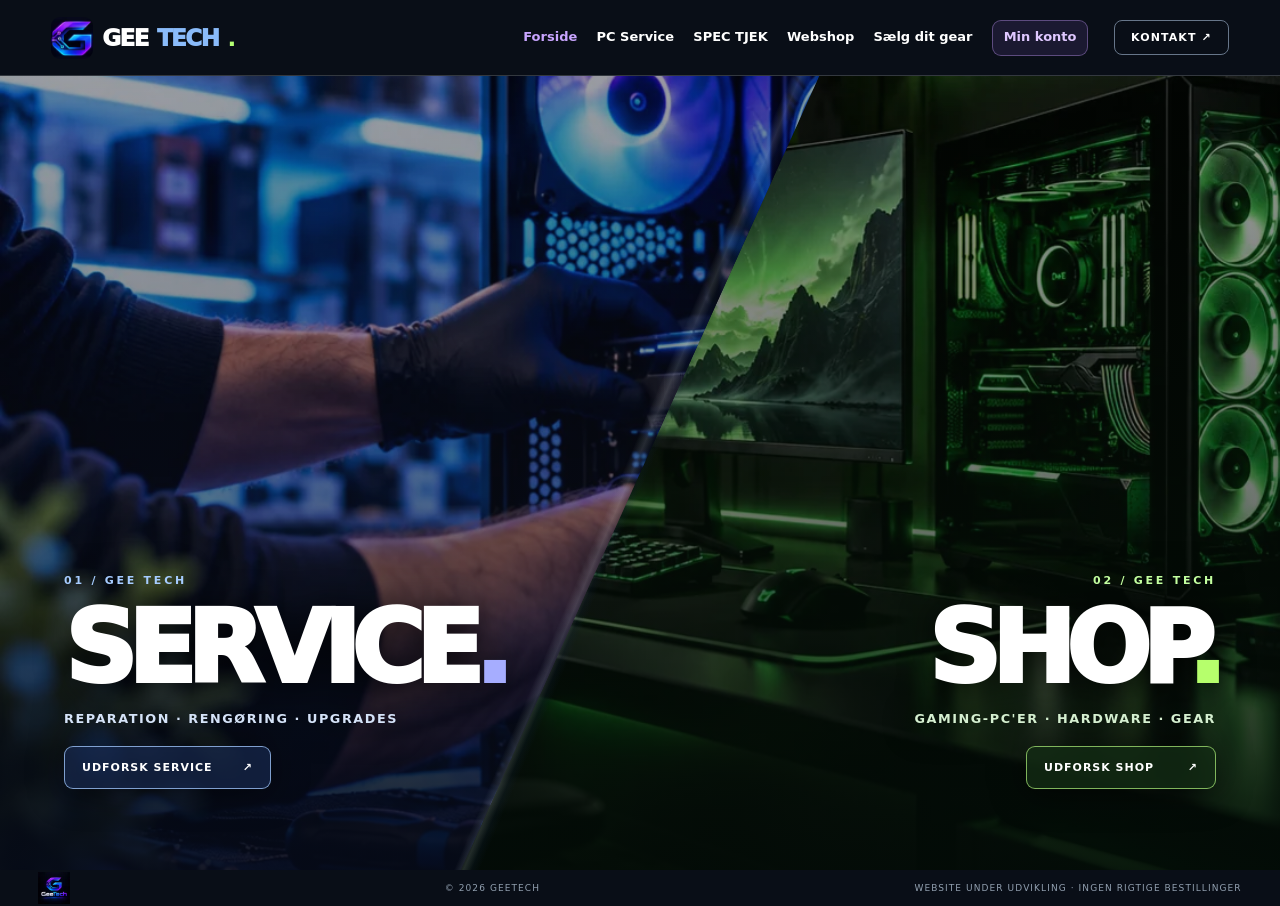
<file: index.html>
<!doctype html>
<html lang="da"><head><meta charset="utf-8"><meta name="viewport" content="width=device-width,initial-scale=1"><meta name="theme-color" content="#0a1020"><meta name="description" content="GeeTech — vælg mellem PC-service og hardware-webshop."><title>GeeTech | Service eller Shop</title><link rel="stylesheet" href="css/landing.css"><link rel="stylesheet" href="css/navigation.css?v=neon-brand-1"></head>
<body><a class="skip" href="#choose">Spring til valget</a>
<header class="top site-header"><a class="logo site-brand" href="index.html" aria-label="GeeTech forside"><img class="gt-header-icon" src="assets/geetech-icon.webp" width="42" height="42" alt="" decoding="async">GEE<span>TECH</span><b>.</b></a><nav class="site-main-nav" aria-label="Hovednavigation"><a href="index.html" class="active" aria-current="page">Forside</a><a href="service.html">PC Service</a><a href="upgrade-checker.html">SPEC TJEK</a><a href="shop.html">Webshop</a><a href="sell.html">Sælg dit gear</a><a href="account.html">Min konto</a></nav><a class="contact site-action" href="kontakt.html">KONTAKT ↗</a></header>
<main id="choose" class="split" aria-label="Vælg GeeTech Service eller Shop">
<a href="service.html" class="choice choice-service" aria-label="Åbn PC Service">
 <img class="photo" src="assets/service-preview.webp" alt="" fetchpriority="high" decoding="async"><span class="shade" aria-hidden="true"></span>
 <span class="content"><span class="eyebrow">01 / GEE TECH</span><span class="heading">SERVICE<span class="dot">.</span></span><span class="caption">REPARATION · RENGØRING · UPGRADES</span><span class="action">UDFORSK SERVICE <span aria-hidden="true">↗</span></span></span>
</a>
<a href="shop.html" class="choice choice-shop" aria-label="Åbn Webshop">
 <img class="photo" src="assets/shop-preview.webp" alt="" fetchpriority="high" decoding="async"><span class="shade" aria-hidden="true"></span>
 <span class="content"><span class="eyebrow">02 / GEE TECH</span><span class="heading">SHOP<span class="dot">.</span></span><span class="caption">GAMING-PC'ER · HARDWARE · GEAR</span><span class="action">UDFORSK SHOP <span aria-hidden="true">↗</span></span></span>
</a>
<div class="diagonal-glow" aria-hidden="true"></div>
</main><footer class="bottom"><img class="gt-landing-footer-logo" src="assets/geetech-logo.webp" width="76" height="76" alt="GeeTech"><span>© 2026 GEETECH</span><span>WEBSITE UNDER UDVIKLING · INGEN RIGTIGE BESTILLINGER</span></footer>
</body></html>
</file>
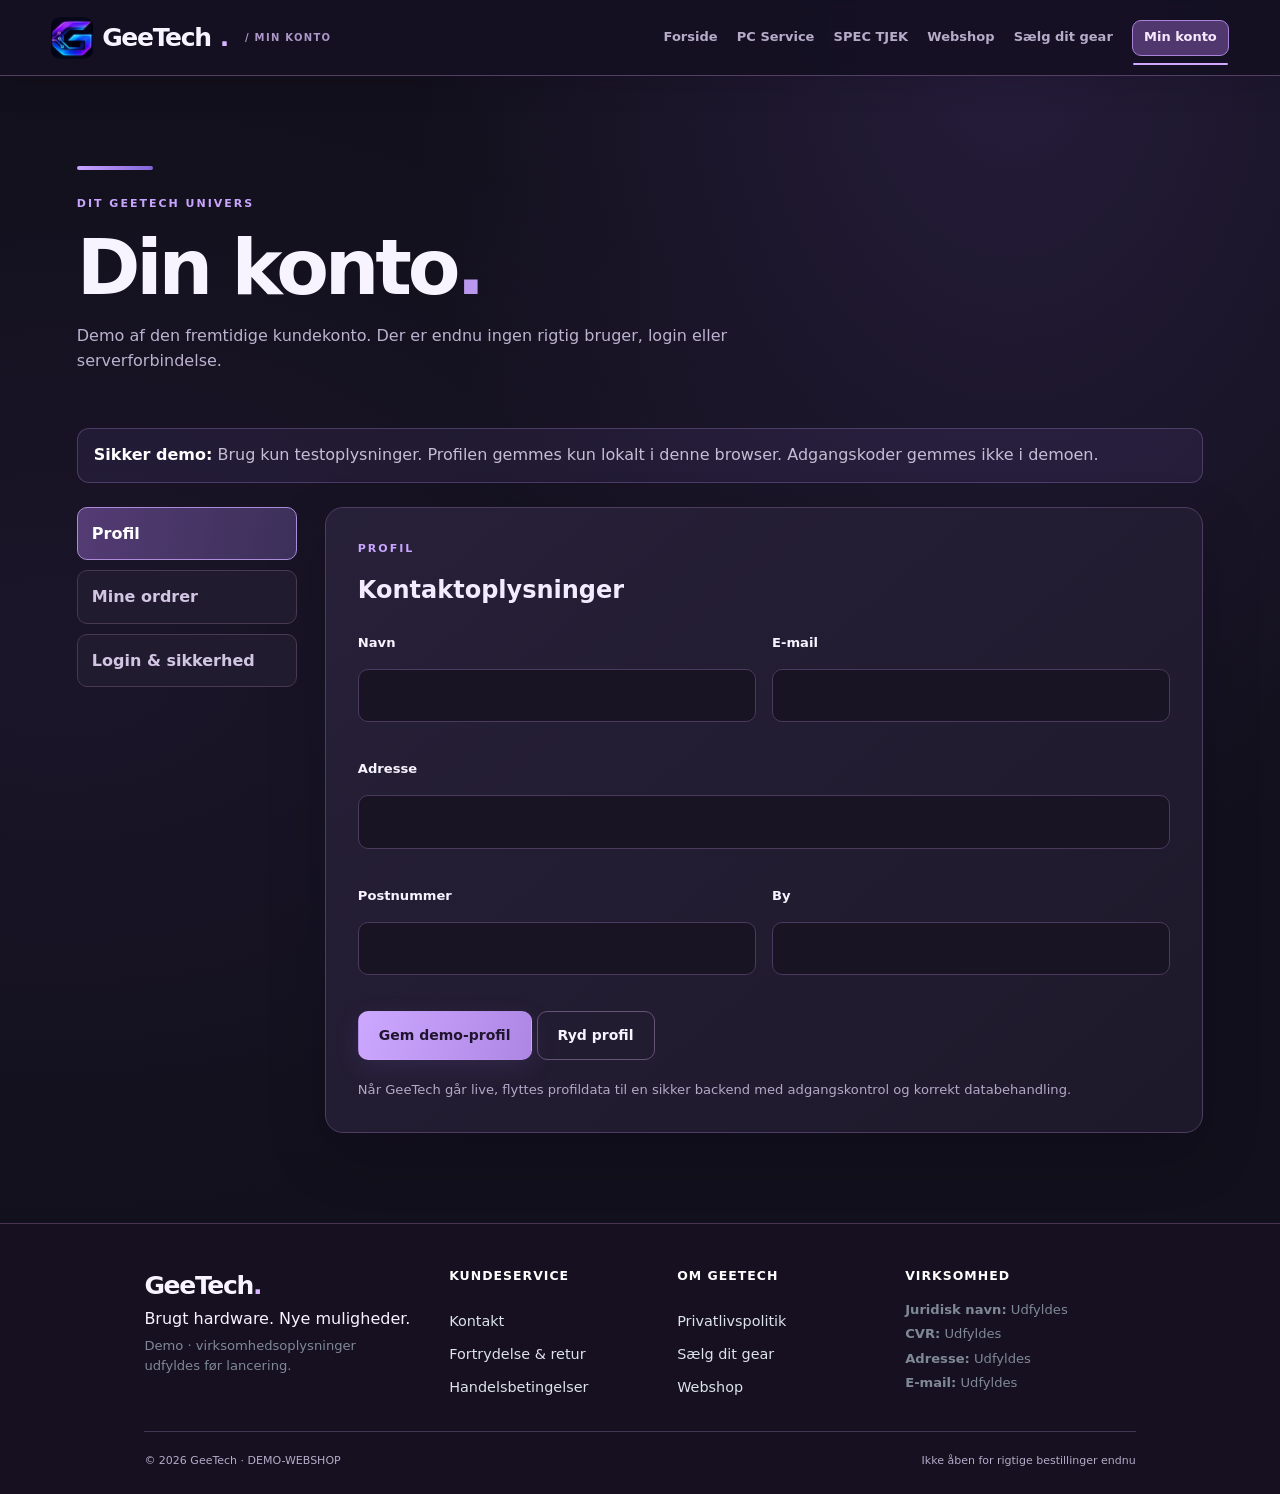
<file: account.html>
<!DOCTYPE html><html lang="da"><head><meta charset="UTF-8"><meta name="viewport" content="width=device-width,initial-scale=1.0"><meta name="description" content="Demo af GeeTech kundekonto."><title>Min konto | GeeTech</title><meta name="theme-color" content="#171126"><link rel="stylesheet" href="css/site.css?v=account-purple-2"><link rel="stylesheet" href="css/account.css?v=purple-2"><link rel="stylesheet" href="css/navigation.css?v=neon-brand-1"></head><body data-page="account">
<header class="navbar account-navbar site-header"><a href="index.html" class="logo site-brand" aria-label="GeeTech forside"><img class="gt-header-icon" src="assets/geetech-icon.webp" width="42" height="42" alt="" decoding="async">GeeTech<span>.</span> <small class="account-brand-tag">/ MIN KONTO</small></a><nav class="nav-links site-main-nav" aria-label="Hovednavigation"><a href="index.html">Forside</a><a href="service.html">PC Service</a><a href="upgrade-checker.html">SPEC TJEK</a><a href="shop.html">Webshop</a><a href="sell.html">Sælg dit gear</a><a href="account.html" class="active" aria-current="page">Min konto</a></nav></header>
<main class="account-page container"><section class="account-hero"><p class="eyebrow">DIT GEETECH UNIVERS</p><h1>Din konto<span class="account-heading-dot">.</span></h1><p>Demo af den fremtidige kundekonto. Der er endnu ingen rigtig bruger, login eller serverforbindelse.</p></section>
<div class="account-demo-warning"><strong>Sikker demo:</strong> Brug kun testoplysninger. Profilen gemmes kun lokalt i denne browser. Adgangskoder gemmes ikke i demoen.</div>
<div class="account-layout"><aside class="account-menu" aria-label="Kontomenu"><button class="account-tab active" data-account-tab="profile" type="button">Profil</button><button class="account-tab" data-account-tab="orders" type="button">Mine ordrer</button><button class="account-tab" data-account-tab="security" type="button">Login & sikkerhed</button></aside>
<section class="account-content">
<div data-account-panel="profile"><p class="eyebrow">PROFIL</p><h2>Kontaktoplysninger</h2><form id="profile-form" class="account-form"><label class="field"><span>Navn</span><input name="name" maxlength="100" autocomplete="name"></label><label class="field"><span>E-mail</span><input name="email" type="email" maxlength="254" autocomplete="email"></label><label class="field full"><span>Adresse</span><input name="address" maxlength="150" autocomplete="street-address"></label><label class="field"><span>Postnummer</span><input name="postal" inputmode="numeric" pattern="[0-9]{4}" maxlength="4" autocomplete="postal-code"></label><label class="field"><span>By</span><input name="city" maxlength="80" autocomplete="address-level2"></label><div class="full"><button class="button primary" type="submit">Gem demo-profil</button> <button class="button secondary" id="profile-clear" type="button">Ryd profil</button></div></form><p class="account-note">Når GeeTech går live, flyttes profildata til en sikker backend med adgangskontrol og korrekt databehandling.</p></div>
<div data-account-panel="orders" hidden><p class="eyebrow">ORDRER</p><h2>Tidligere bestillinger</h2><div class="demo-order"><div><strong>DEMO-1001</strong><span>Eksempel · ikke en rigtig ordre</span></div><div><span>Gaming PC – Ryzen 5 / RTX 3070</span><strong>4.499 kr.</strong></div><div class="order-status">Demo · leveret</div></div><p class="account-note">Rigtige ordrer vises først, når kunde-login, backend og ordresystem er tilsluttet.</p></div>
<div data-account-panel="security" hidden><p class="eyebrow">LOGIN & SIKKERHED</p><h2>Login kommer med backend</h2><div class="security-card"><h3>Ingen fake adgangskoder</h3><p>Vi gemmer bevidst ikke adgangskoder i HTML, JavaScript eller localStorage. Ved lancering bruger vi server-side autentificering, sikker password-hashing, sessions og mulighed for nulstilling af adgangskode.</p></div><button class="button secondary" type="button" disabled>Skift adgangskode · kommer senere</button></div>
</section></div></main>
<footer class="site-footer legal-footer"><div class="container legal-footer-grid"><div class="footer-brand"><a href="index.html" class="logo">GeeTech<span>.</span></a><p>Brugt hardware. Nye muligheder.</p><p class="footer-demo-note">Demo · virksomhedsoplysninger udfyldes før lancering.</p></div><div class="footer-column"><h2>Kundeservice</h2><a href="kontakt.html">Kontakt</a><a href="retur.html">Fortrydelse & retur</a><a href="handelsbetingelser.html">Handelsbetingelser</a></div><div class="footer-column"><h2>Om GeeTech</h2><a href="privatliv.html">Privatlivspolitik</a><a href="sell.html">Sælg dit gear</a><a href="shop.html">Webshop</a></div><div class="footer-company"><h2>Virksomhed</h2><p><strong>Juridisk navn:</strong> Udfyldes</p><p><strong>CVR:</strong> Udfyldes</p><p><strong>Adresse:</strong> Udfyldes</p><p><strong>E-mail:</strong> Udfyldes</p></div></div><div class="container footer-bottom"><span>© 2026 GeeTech · DEMO-WEBSHOP</span><span>Ikke åben for rigtige bestillinger endnu</span></div></footer><div class="toast" id="toast" role="status" aria-live="polite"></div><script src="js/site.js"></script></body></html>
</file>
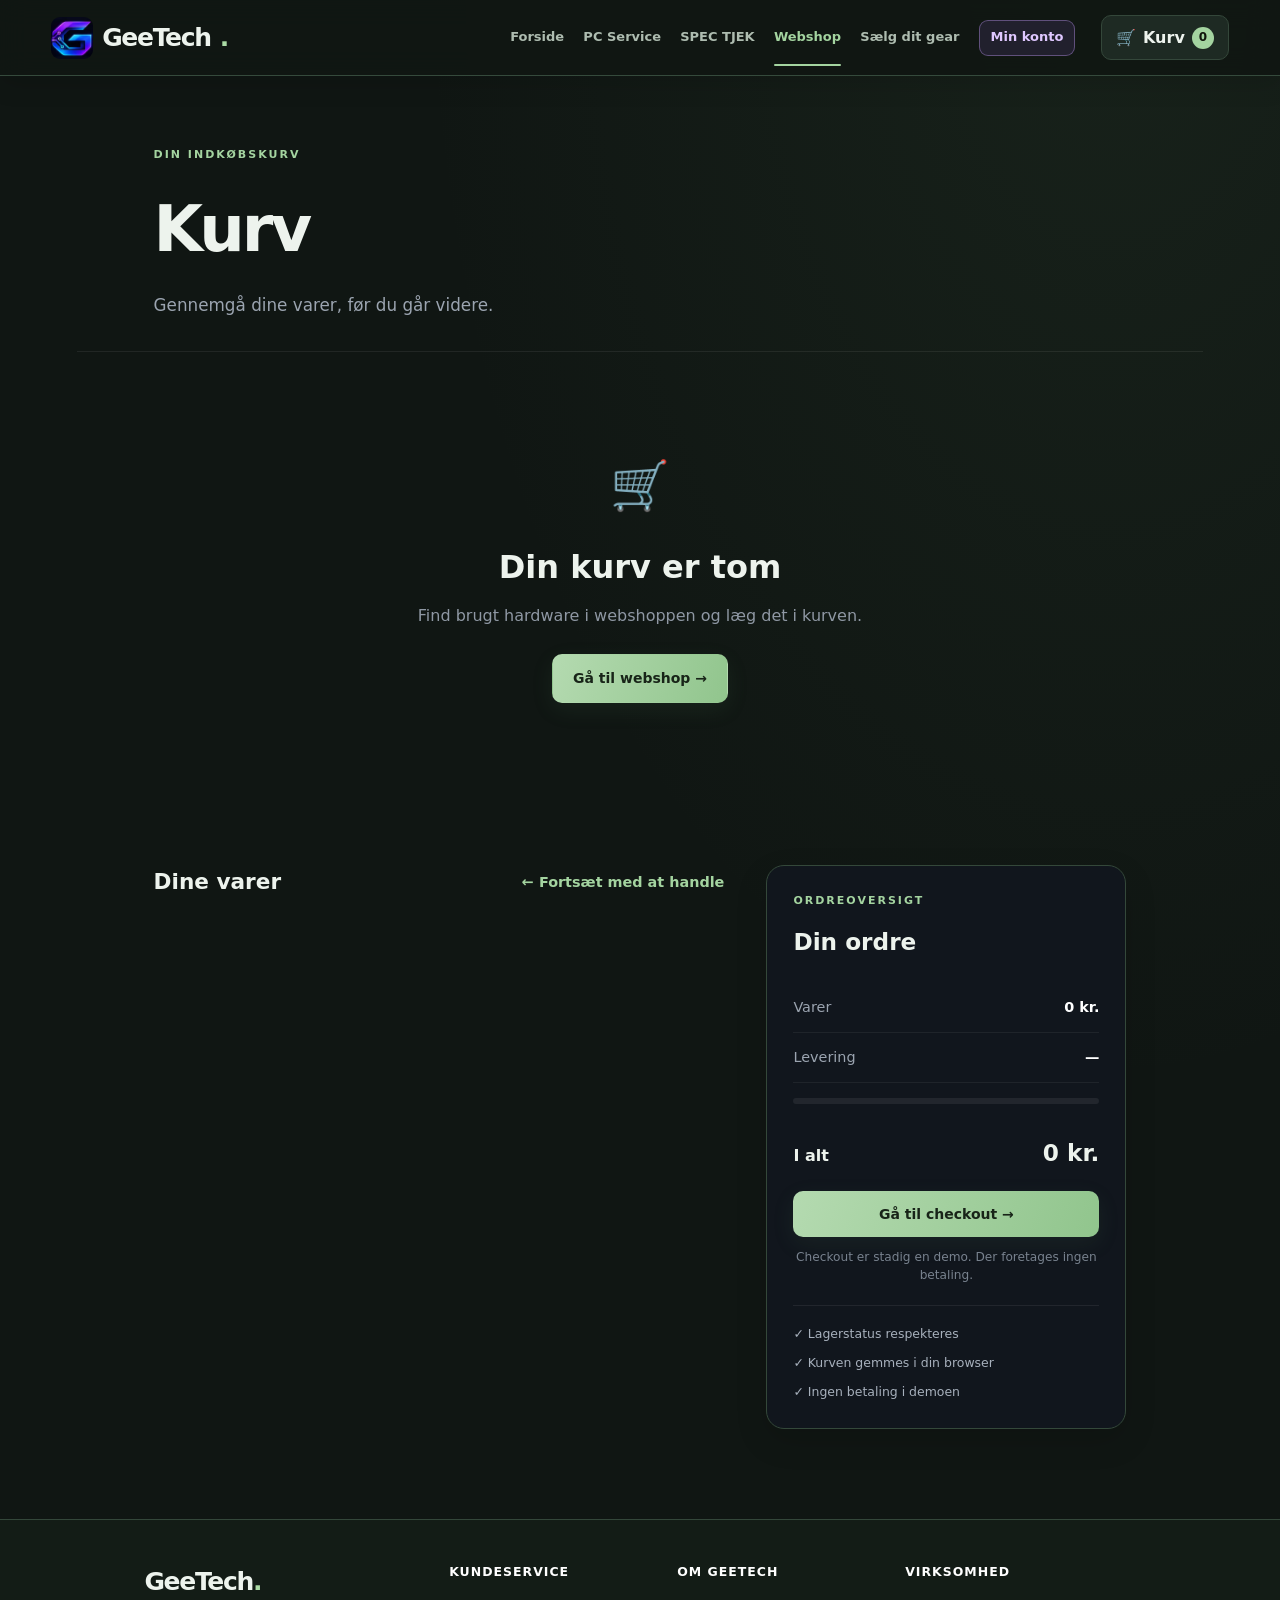
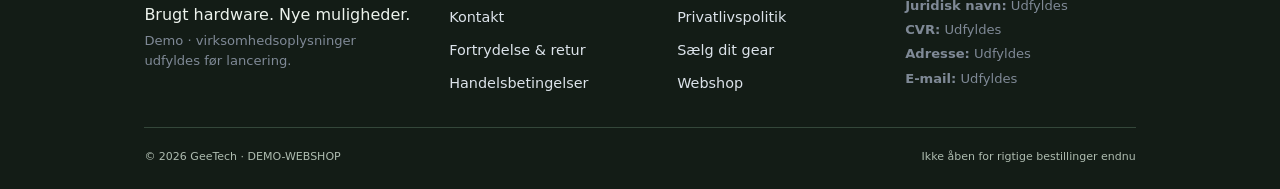
<file: cart.html>
<!DOCTYPE html>
<html lang="da">
<head>
  <meta charset="UTF-8">
  <meta name="viewport" content="width=device-width, initial-scale=1.0">
  <meta name="description" content="Din indkøbskurv hos GeeTech.">
  <title>Kurv | GeeTech</title>
  <link rel="stylesheet" href="css/site.css">
<link rel="stylesheet" href="css/navigation.css?v=neon-brand-1"></head>
<body data-page="cart">
  <header class="navbar site-header"><a href="index.html" class="logo site-brand" aria-label="GeeTech forside"><img class="gt-header-icon" src="assets/geetech-icon.webp" width="42" height="42" alt="" decoding="async">GeeTech<span>.</span></a><nav class="nav-links site-main-nav" aria-label="Hovednavigation"><a href="index.html">Forside</a><a href="service.html">PC Service</a><a href="upgrade-checker.html">SPEC TJEK</a><a href="shop.html" class="active" aria-current="page">Webshop</a><a href="sell.html">Sælg dit gear</a><a href="account.html">Min konto</a></nav><button class="cart-button site-action" id="cart-button" type="button" aria-label="Åbn kurv">🛒 <span>Kurv</span> <span id="cart-count">0</span></button></header>

  <main class="cart-page">
    <section class="cart-hero container">
      <p class="eyebrow">DIN INDKØBSKURV</p>
      <h1>Kurv</h1>
      <p>Gennemgå dine varer, før du går videre.</p>
    </section>

    <section class="container cart-empty" id="cart-empty" hidden>
      <div class="cart-empty-icon" aria-hidden="true">🛒</div>
      <h2>Din kurv er tom</h2>
      <p>Find brugt hardware i webshoppen og læg det i kurven.</p>
      <a class="button primary" href="shop.html">Gå til webshop →</a>
    </section>

    <section class="container cart-layout" id="cart-content" hidden>
      <div class="cart-main">
        <div class="cart-section-heading">
          <h2>Dine varer</h2>
          <a href="shop.html">← Fortsæt med at handle</a>
        </div>
        <div id="cart-items" class="cart-items" aria-live="polite"></div>
      </div>

      <aside class="cart-summary" aria-label="Ordreoversigt">
        <p class="eyebrow">ORDREOVERSIGT</p>
        <h2>Din ordre</h2>
        <div class="summary-line"><span>Varer</span><strong id="cart-subtotal">0 kr.</strong></div>
        <div class="summary-line"><span>Levering</span><strong id="cart-shipping">—</strong></div><div class="shipping-progress"><div id="shipping-progress-bar"></div></div><p id="shipping-progress-text" class="shipping-progress-text"></p>
        <div class="summary-total"><span>I alt</span><strong id="cart-total">0 kr.</strong></div>
        <button class="button primary cart-checkout" id="cart-checkout" type="button">Gå til checkout →</button>
        <p class="cart-summary-note">Checkout er stadig en demo. Der foretages ingen betaling.</p>
        <div class="cart-trust">
          <span>✓ Lagerstatus respekteres</span>
          <span>✓ Kurven gemmes i din browser</span>
          <span>✓ Ingen betaling i demoen</span>
        </div>
      </aside>
    </section>
  </main>

  <footer class="site-footer legal-footer">
  <div class="container legal-footer-grid">
    <div class="footer-brand">
      <a href="index.html" class="logo" aria-label="GeeTech forside">GeeTech<span>.</span></a>
      <p>Brugt hardware. Nye muligheder.</p>
      <p class="footer-demo-note">Demo · virksomhedsoplysninger udfyldes før lancering.</p>
    </div>
    <div class="footer-column">
      <h2>Kundeservice</h2>
      <a href="kontakt.html">Kontakt</a>
      <a href="retur.html">Fortrydelse & retur</a>
      <a href="handelsbetingelser.html">Handelsbetingelser</a>
    </div>
    <div class="footer-column">
      <h2>Om GeeTech</h2>
      <a href="privatliv.html">Privatlivspolitik</a>
      <a href="sell.html">Sælg dit gear</a>
      <a href="shop.html">Webshop</a>
    </div>
    <div class="footer-company">
      <h2>Virksomhed</h2>
      <p><strong>Juridisk navn:</strong> Udfyldes</p>
      <p><strong>CVR:</strong> Udfyldes</p>
      <p><strong>Adresse:</strong> Udfyldes</p>
      <p><strong>E-mail:</strong> Udfyldes</p>
    </div>
  </div>
  <div class="container footer-bottom">
    <span>© 2026 GeeTech · DEMO-WEBSHOP</span>
    <span>Ikke åben for rigtige bestillinger endnu</span>
  </div>
</footer>
  <div class="toast" id="toast" role="status" aria-live="polite"></div>
  <script src="js/site.js"></script>
</body>
</html>
</file>
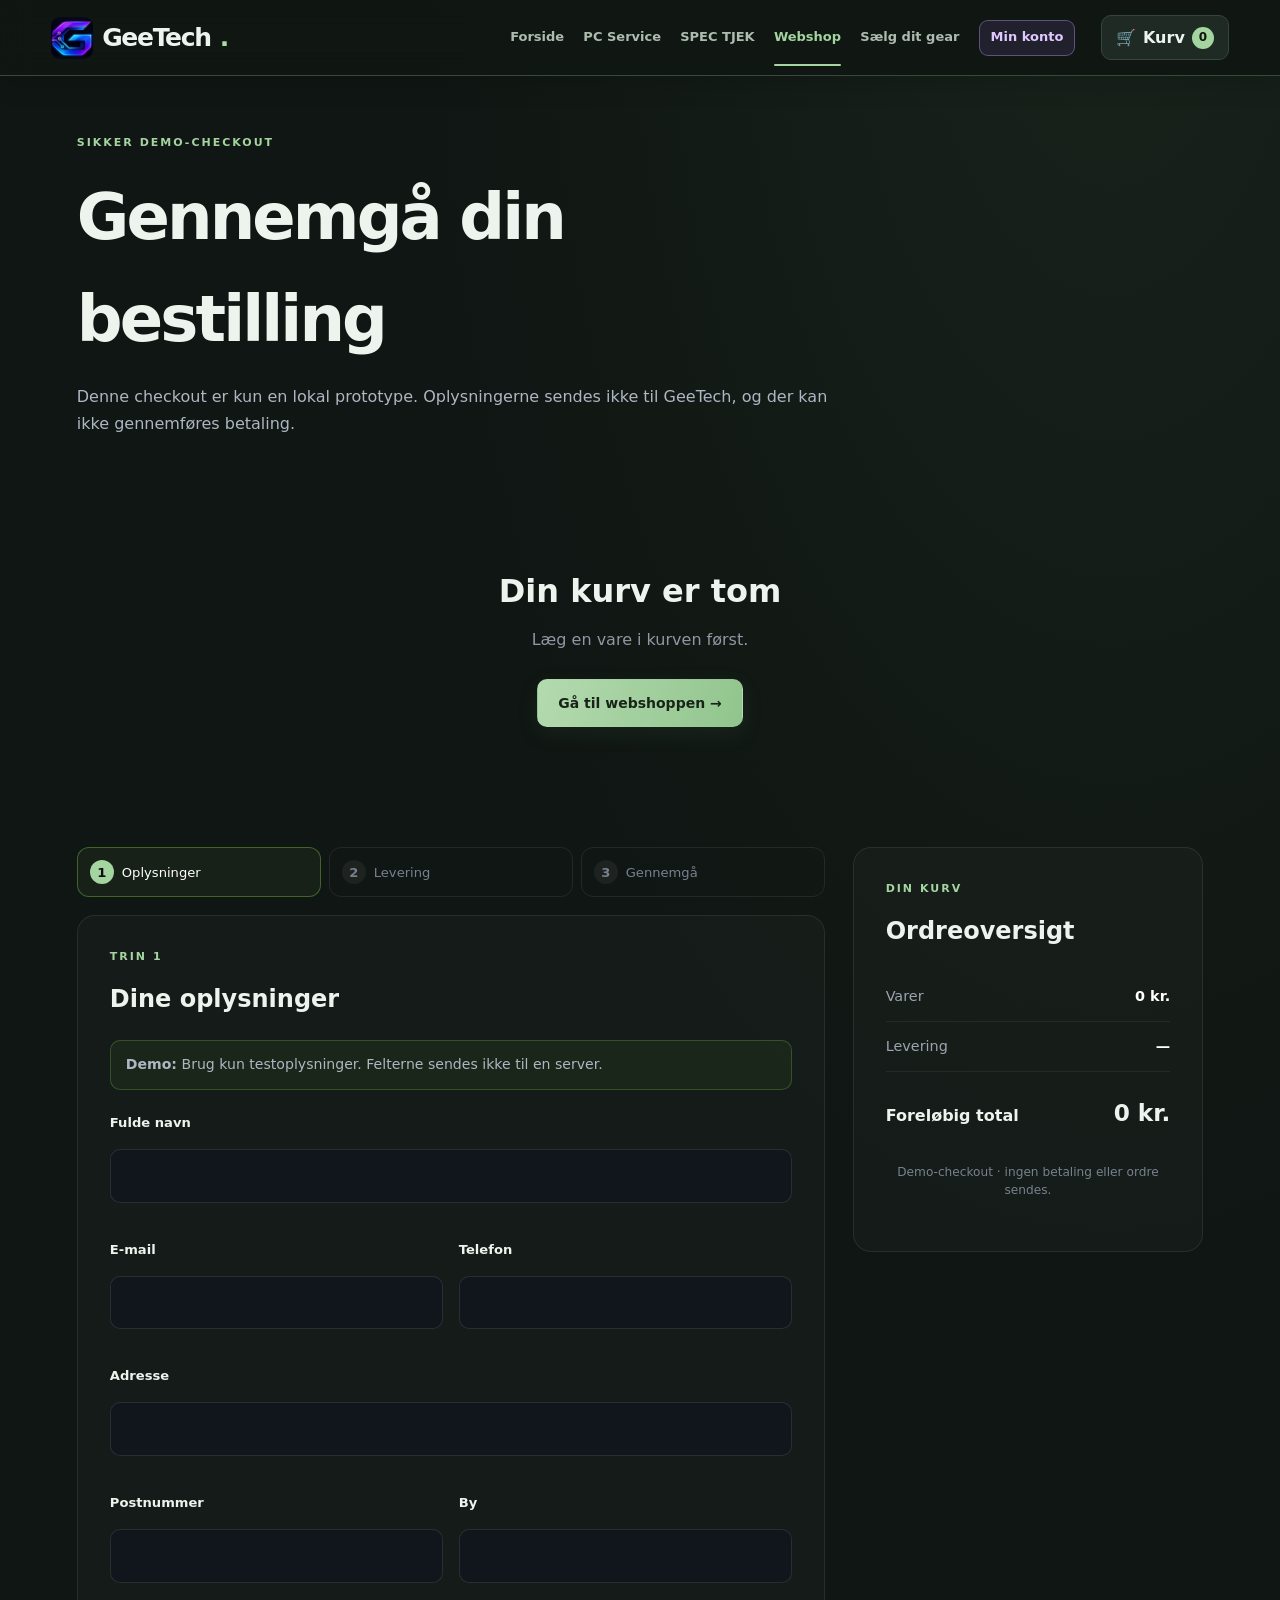
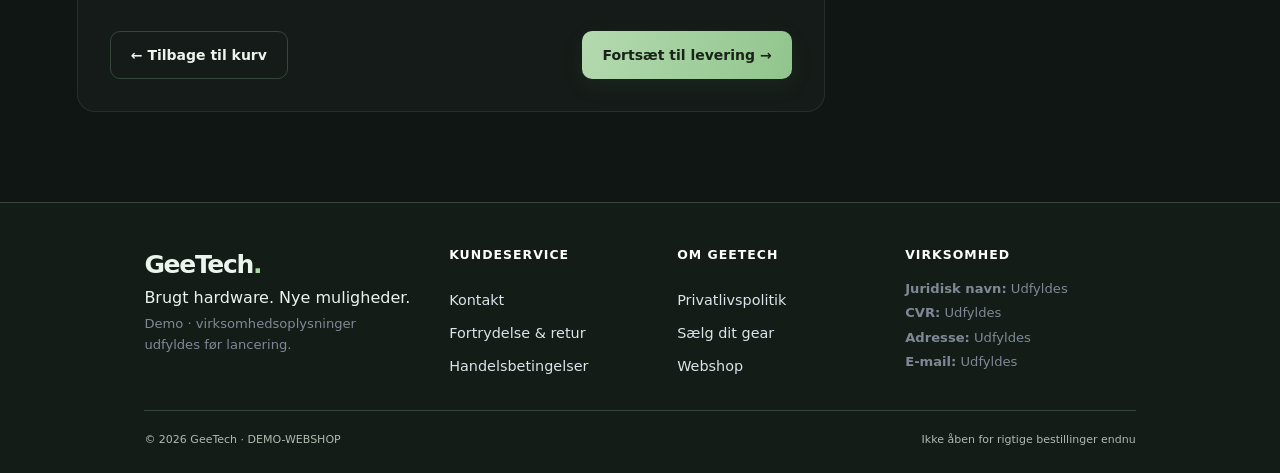
<file: checkout.html>
<!DOCTYPE html><html lang="da"><head><meta charset="UTF-8"><meta name="viewport" content="width=device-width,initial-scale=1.0">
<meta name="description" content="Demo-checkout hos GeeTech. Ingen ordre eller betaling gennemføres."><title>Checkout | GeeTech</title><link rel="stylesheet" href="css/site.css"><link rel="stylesheet" href="css/navigation.css?v=neon-brand-1"></head>
<body data-page="checkout"><header class="navbar site-header"><a href="index.html" class="logo site-brand" aria-label="GeeTech forside"><img class="gt-header-icon" src="assets/geetech-icon.webp" width="42" height="42" alt="" decoding="async">GeeTech<span>.</span></a><nav class="nav-links site-main-nav" aria-label="Hovednavigation"><a href="index.html">Forside</a><a href="service.html">PC Service</a><a href="upgrade-checker.html">SPEC TJEK</a><a href="shop.html" class="active" aria-current="page">Webshop</a><a href="sell.html">Sælg dit gear</a><a href="account.html">Min konto</a></nav><button class="cart-button site-action" id="cart-button" type="button" aria-label="Åbn kurv">🛒 <span>Kurv</span> <span id="cart-count">0</span></button></header>
<main class="checkout-page"><div class="checkout-heading"><p class="eyebrow">SIKKER DEMO-CHECKOUT</p><h1>Gennemgå din bestilling</h1><p>Denne checkout er kun en lokal prototype. Oplysningerne sendes ikke til GeeTech, og der kan ikke gennemføres betaling.</p></div>
<div id="checkout-empty" class="cart-empty" hidden><h2>Din kurv er tom</h2><p>Læg en vare i kurven først.</p><a class="button primary" href="shop.html">Gå til webshoppen →</a></div>
<div id="checkout-content" class="checkout-layout"><section class="checkout-main">
<ol class="checkout-steps"><li class="active" data-step-indicator="1"><span>1</span> Oplysninger</li><li data-step-indicator="2"><span>2</span> Levering</li><li data-step-indicator="3"><span>3</span> Gennemgå</li></ol>
<form id="checkout-form" novalidate>
<section class="checkout-panel" data-checkout-step="1"><p class="eyebrow">TRIN 1</p><h2>Dine oplysninger</h2><div class="checkout-demo-warning"><strong>Demo:</strong> Brug kun testoplysninger. Felterne sendes ikke til en server.</div>
<div class="checkout-fields"><label class="field full"><span>Fulde navn</span><input name="name" autocomplete="name" required maxlength="100"></label><label class="field"><span>E-mail</span><input name="email" type="email" autocomplete="email" required maxlength="254"></label><label class="field"><span>Telefon</span><input name="phone" type="tel" autocomplete="tel" required maxlength="30"></label><label class="field full"><span>Adresse</span><input name="address" autocomplete="street-address" required maxlength="150"></label><label class="field"><span>Postnummer</span><input name="postal" inputmode="numeric" autocomplete="postal-code" required pattern="[0-9]{4}" maxlength="4"></label><label class="field"><span>By</span><input name="city" autocomplete="address-level2" required maxlength="80"></label></div>
<div class="checkout-actions"><a href="cart.html" class="button secondary">← Tilbage til kurv</a><button class="button primary" type="button" data-checkout-next>Fortsæt til levering →</button></div></section>
<section class="checkout-panel" data-checkout-step="2" hidden><p class="eyebrow">TRIN 2</p><h2>Levering & betaling</h2>
<fieldset class="checkout-choice-group"><legend>Levering</legend><label class="checkout-choice"><input type="radio" name="delivery" value="Pakkeshop (demo)" checked><span><strong>Pakkeshop</strong><small>Fri fragt ved køb over 499 kr. · transportør fastlægges før lancering</small></span><b>—</b></label><label class="checkout-choice disabled-choice"><input type="radio" name="delivery" disabled><span><strong>Hjemmelevering</strong><small>Tilføjes, når fragtaftale er valgt</small></span><b>—</b></label></fieldset>
<fieldset class="checkout-choice-group"><legend>Betaling</legend><label class="checkout-choice"><input type="radio" name="payment" checked><span><strong>Betaling tilsluttes senere</strong><small>Ingen kort-, MobilePay- eller bankoplysninger indsamles i demoen</small></span><b>DEMO</b></label></fieldset>
<div class="checkout-actions"><button class="button secondary" type="button" data-checkout-back>← Tilbage</button><button class="button primary" type="button" data-checkout-next>Gennemgå bestilling →</button></div></section>
<section class="checkout-panel" data-checkout-step="3" hidden><p class="eyebrow">TRIN 3</p><h2>Gennemgå bestillingen</h2><div id="checkout-review-customer" class="review-card"></div><div class="review-card"><h3>Levering & betaling</h3><p>Pakkeshop · demo</p><p>Betaling er ikke tilsluttet.</p></div><div class="checkout-actions review-back"><button class="button secondary" type="button" data-checkout-back>← Ret oplysninger</button></div>
<div class="final-order-box"><h3>Din ordre</h3><div id="checkout-final-items"></div><div class="final-total"><span>Samlet pris</span><strong id="checkout-final-total">0 kr.</strong></div></div>
<div class="checkout-legal-note"><strong>Før rigtig bestilling:</strong> Den endelige vare, samlet pris inkl. levering og de nødvendige købsoplysninger skal fremgå tydeligt her. Kunden skal også have adgang til handelsbetingelser og oplysninger om fortrydelsesret.</div><label class="checkout-terms"><input type="checkbox" disabled> <span>Jeg har læst handelsbetingelserne og oplysningerne om fortrydelsesret <em>(aktiveres først ved lancering)</em></span></label><button class="button primary checkout-pay-button" type="button" disabled>Køb med betalingspligt</button><p class="checkout-disabled-note"><strong>DEMO:</strong> Knappen er med vilje deaktiveret. Der afgives ingen ordre, og der foretages ingen betaling.</p></section></form></section>
<aside class="checkout-summary"><div class="cart-summary-card"><p class="eyebrow">DIN KURV</p><h2>Ordreoversigt</h2><div id="checkout-summary-items"></div><div class="summary-line"><span>Varer</span><strong id="checkout-subtotal">0 kr.</strong></div><div class="summary-line"><span>Levering</span><strong id="checkout-shipping">—</strong></div><div class="summary-total"><span>Foreløbig total</span><strong id="checkout-total">0 kr.</strong></div><p class="cart-summary-note">Demo-checkout · ingen betaling eller ordre sendes.</p></div></aside></div></main>
<footer class="site-footer legal-footer"><div class="container legal-footer-grid"><div class="footer-brand"><a href="index.html" class="logo">GeeTech<span>.</span></a><p>Brugt hardware. Nye muligheder.</p><p class="footer-demo-note">Demo · virksomhedsoplysninger udfyldes før lancering.</p></div><div class="footer-column"><h2>Kundeservice</h2><a href="kontakt.html">Kontakt</a><a href="retur.html">Fortrydelse & retur</a><a href="handelsbetingelser.html">Handelsbetingelser</a></div><div class="footer-column"><h2>Om GeeTech</h2><a href="privatliv.html">Privatlivspolitik</a><a href="sell.html">Sælg dit gear</a><a href="shop.html">Webshop</a></div><div class="footer-company"><h2>Virksomhed</h2><p><strong>Juridisk navn:</strong> Udfyldes</p><p><strong>CVR:</strong> Udfyldes</p><p><strong>Adresse:</strong> Udfyldes</p><p><strong>E-mail:</strong> Udfyldes</p></div></div><div class="container footer-bottom"><span>© 2026 GeeTech · DEMO-WEBSHOP</span><span>Ikke åben for rigtige bestillinger endnu</span></div></footer><div class="toast" id="toast"></div><script src="js/site.js"></script></body></html>
</file>
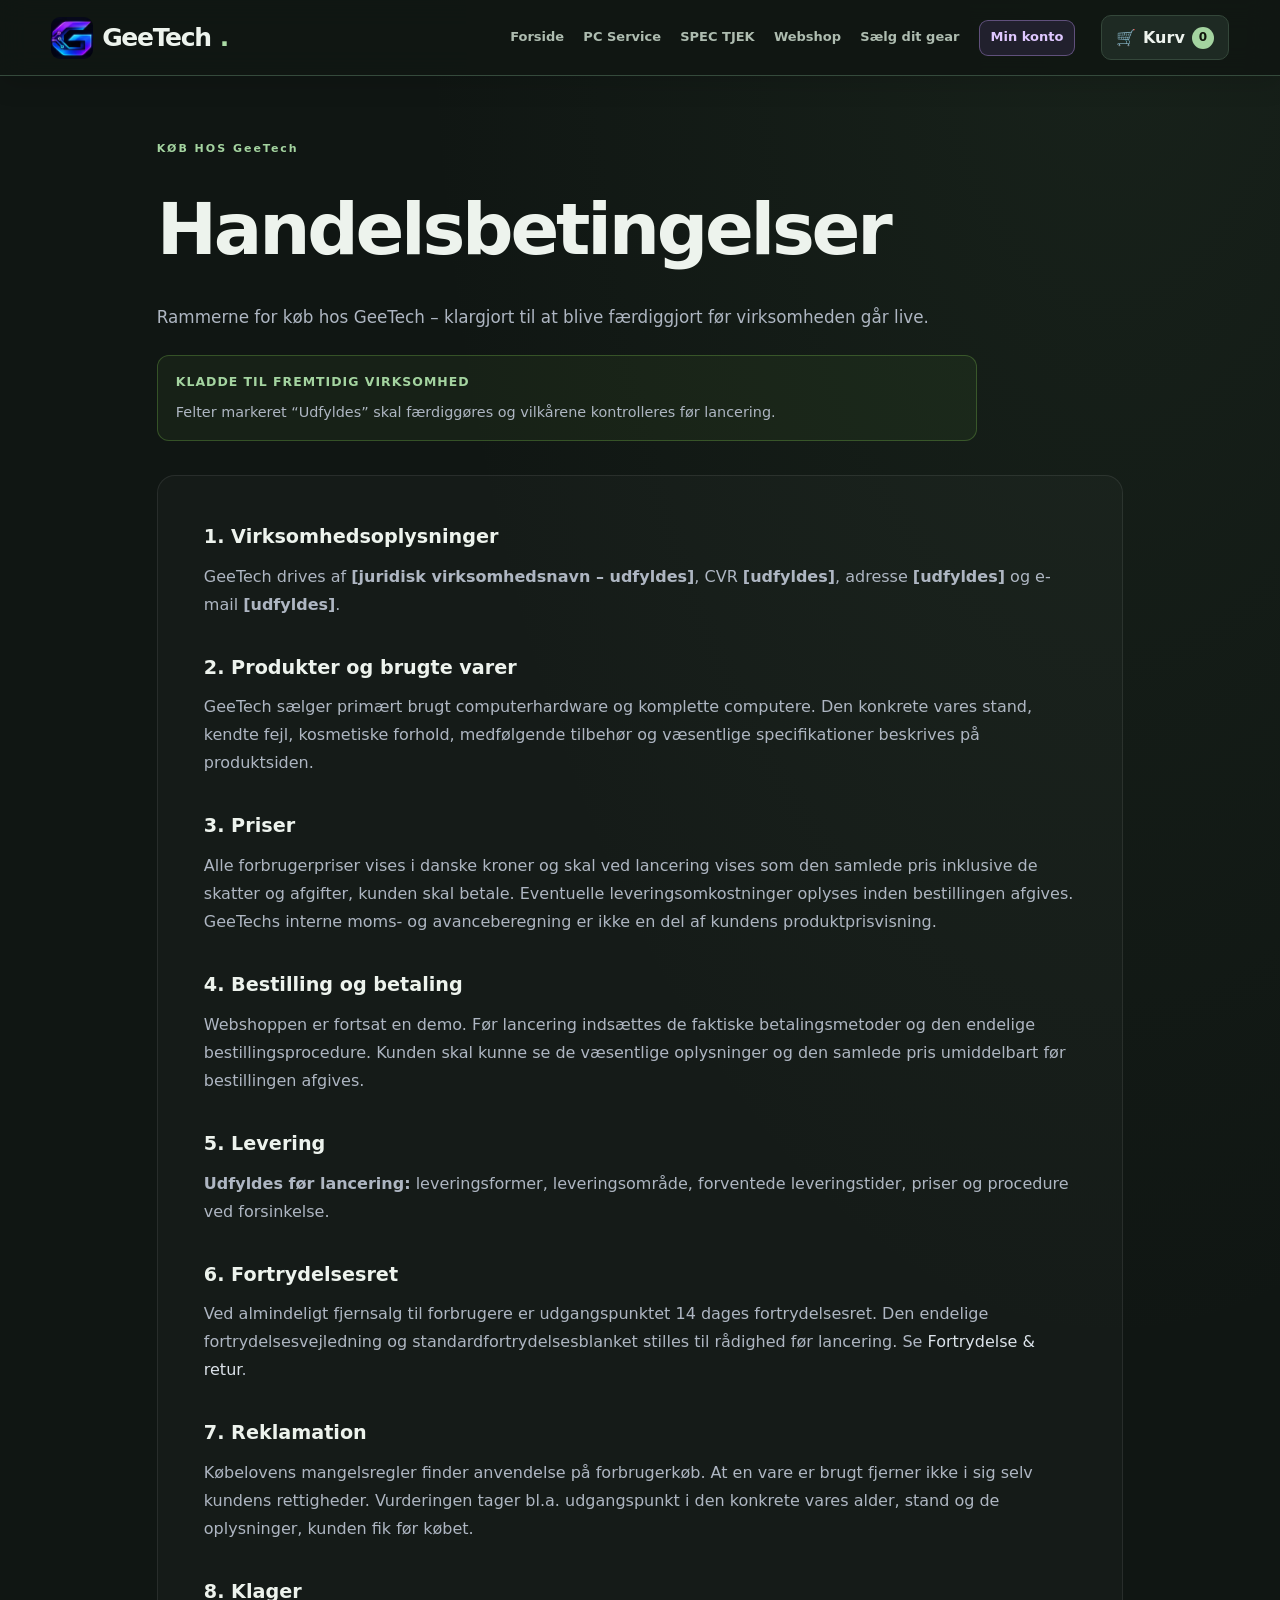
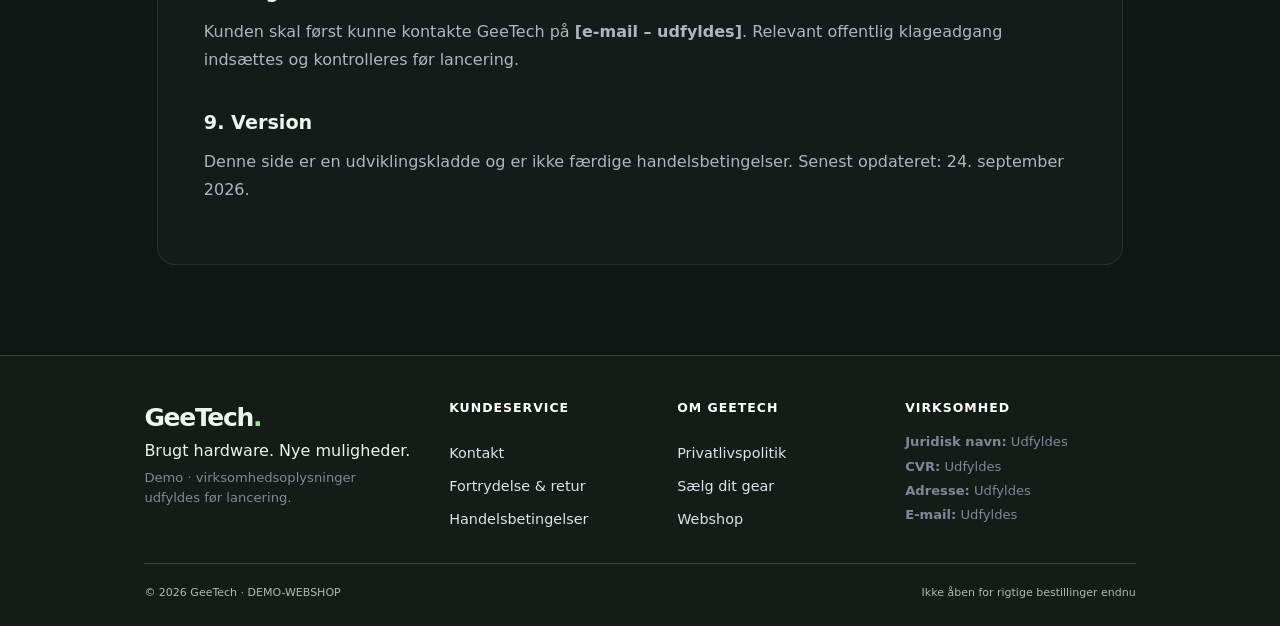
<file: handelsbetingelser.html>
<!doctype html><html lang="da"><head>
<meta charset="utf-8"><meta name="viewport" content="width=device-width,initial-scale=1">
<meta name="description" content="Rammerne for køb hos GeeTech – klargjort til at blive færdiggjort før virksomheden går live.">
<title>Handelsbetingelser | GeeTech</title><link rel="stylesheet" href="css/site.css"><link rel="stylesheet" href="css/navigation.css?v=neon-brand-1"></head><body data-page="legal">
<header class="navbar site-header"><a href="index.html" class="logo site-brand" aria-label="GeeTech forside"><img class="gt-header-icon" src="assets/geetech-icon.webp" width="42" height="42" alt="" decoding="async">GeeTech<span>.</span></a><nav class="nav-links site-main-nav" aria-label="Hovednavigation"><a href="index.html">Forside</a><a href="service.html">PC Service</a><a href="upgrade-checker.html">SPEC TJEK</a><a href="shop.html">Webshop</a><a href="sell.html">Sælg dit gear</a><a href="account.html">Min konto</a></nav><button class="cart-button site-action" id="cart-button" type="button" aria-label="Åbn kurv">🛒 <span>Kurv</span> <span id="cart-count">0</span></button></header>
<main class="legal-page"><section class="legal-hero"><p class="eyebrow">KØB HOS GeeTech</p><h1>Handelsbetingelser</h1><p>Rammerne for køb hos GeeTech – klargjort til at blive færdiggjort før virksomheden går live.</p>
<div class="legal-status"><strong>KLADDE TIL FREMTIDIG VIRKSOMHED</strong><span>Felter markeret “Udfyldes” skal færdiggøres og vilkårene kontrolleres før lancering.</span></div></section>
<article class="legal-content"><h2>1. Virksomhedsoplysninger</h2><p>GeeTech drives af <strong>[juridisk virksomhedsnavn – udfyldes]</strong>, CVR <strong>[udfyldes]</strong>, adresse <strong>[udfyldes]</strong> og e-mail <strong>[udfyldes]</strong>.</p>
<h2>2. Produkter og brugte varer</h2><p>GeeTech sælger primært brugt computerhardware og komplette computere. Den konkrete vares stand, kendte fejl, kosmetiske forhold, medfølgende tilbehør og væsentlige specifikationer beskrives på produktsiden.</p>
<h2>3. Priser</h2><p>Alle forbrugerpriser vises i danske kroner og skal ved lancering vises som den samlede pris inklusive de skatter og afgifter, kunden skal betale. Eventuelle leveringsomkostninger oplyses inden bestillingen afgives. GeeTechs interne moms- og avanceberegning er ikke en del af kundens produktprisvisning.</p>
<h2>4. Bestilling og betaling</h2><p>Webshoppen er fortsat en demo. Før lancering indsættes de faktiske betalingsmetoder og den endelige bestillingsprocedure. Kunden skal kunne se de væsentlige oplysninger og den samlede pris umiddelbart før bestillingen afgives.</p>
<h2>5. Levering</h2><p><strong>Udfyldes før lancering:</strong> leveringsformer, leveringsområde, forventede leveringstider, priser og procedure ved forsinkelse.</p>
<h2>6. Fortrydelsesret</h2><p>Ved almindeligt fjernsalg til forbrugere er udgangspunktet 14 dages fortrydelsesret. Den endelige fortrydelsesvejledning og standardfortrydelsesblanket stilles til rådighed før lancering. Se <a href="retur.html">Fortrydelse & retur</a>.</p>
<h2>7. Reklamation</h2><p>Købelovens mangelsregler finder anvendelse på forbrugerkøb. At en vare er brugt fjerner ikke i sig selv kundens rettigheder. Vurderingen tager bl.a. udgangspunkt i den konkrete vares alder, stand og de oplysninger, kunden fik før købet.</p>
<h2>8. Klager</h2><p>Kunden skal først kunne kontakte GeeTech på <strong>[e-mail – udfyldes]</strong>. Relevant offentlig klageadgang indsættes og kontrolleres før lancering.</p>
<h2>9. Version</h2><p>Denne side er en udviklingskladde og er ikke færdige handelsbetingelser. Senest opdateret: 24. september 2026.</p></article></main><footer class="site-footer legal-footer">
  <div class="container legal-footer-grid">
    <div class="footer-brand">
      <a href="index.html" class="logo" aria-label="GeeTech forside">GeeTech<span>.</span></a>
      <p>Brugt hardware. Nye muligheder.</p>
      <p class="footer-demo-note">Demo · virksomhedsoplysninger udfyldes før lancering.</p>
    </div>
    <div class="footer-column">
      <h2>Kundeservice</h2>
      <a href="kontakt.html">Kontakt</a>
      <a href="retur.html">Fortrydelse & retur</a>
      <a href="handelsbetingelser.html">Handelsbetingelser</a>
    </div>
    <div class="footer-column">
      <h2>Om GeeTech</h2>
      <a href="privatliv.html">Privatlivspolitik</a>
      <a href="sell.html">Sælg dit gear</a>
      <a href="shop.html">Webshop</a>
    </div>
    <div class="footer-company">
      <h2>Virksomhed</h2>
      <p><strong>Juridisk navn:</strong> Udfyldes</p>
      <p><strong>CVR:</strong> Udfyldes</p>
      <p><strong>Adresse:</strong> Udfyldes</p>
      <p><strong>E-mail:</strong> Udfyldes</p>
    </div>
  </div>
  <div class="container footer-bottom">
    <span>© 2026 GeeTech · DEMO-WEBSHOP</span>
    <span>Ikke åben for rigtige bestillinger endnu</span>
  </div>
</footer><div class="toast" id="toast" role="status" aria-live="polite"></div><script src="js/site.js"></script></body></html>
</file>
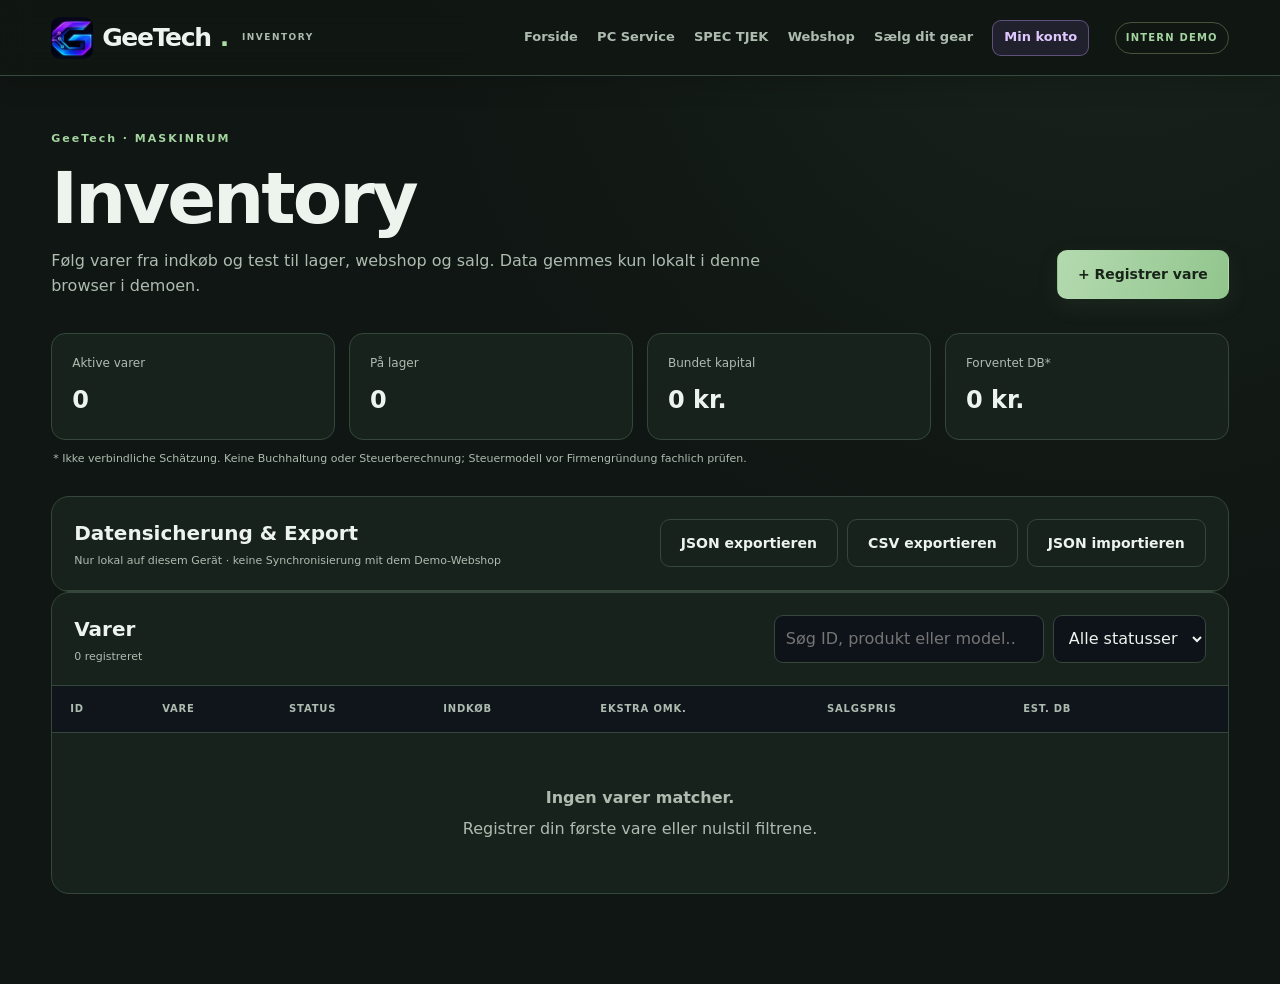
<file: inventory.html>
<!DOCTYPE html>
<html lang="da">
<head>
  <meta charset="UTF-8">
  <meta name="viewport" content="width=device-width, initial-scale=1.0">
  <meta name="robots" content="noindex,nofollow">
  <meta name="theme-color" content="#0b0e13">
  <title>GeeTech Inventory | Intern demo</title>
  <link rel="stylesheet" href="css/site.css">
  <script src="js/site.js" defer></script>
<link rel="stylesheet" href="css/navigation.css?v=neon-brand-1"></head>
<body data-page="inventory">
  <a class="skip-link" href="#main-content">Spring til indhold</a>
  <header class="navbar admin-nav site-header"><a href="index.html" class="logo site-brand" aria-label="GeeTech forside"><img class="gt-header-icon" src="assets/geetech-icon.webp" width="42" height="42" alt="" decoding="async">GeeTech<span>.</span> <small>INVENTORY</small></a><nav class="nav-links site-main-nav" aria-label="Hovednavigation"><a href="index.html">Forside</a><a href="service.html">PC Service</a><a href="upgrade-checker.html">SPEC TJEK</a><a href="shop.html">Webshop</a><a href="sell.html">Sælg dit gear</a><a href="account.html">Min konto</a></nav><span class="admin-badge site-action">INTERN DEMO</span></header>

  <main id="main-content" class="inventory-shell">
    <section class="inventory-hero">
      <div><p class="eyebrow">GeeTech · MASKINRUM</p><h1>Inventory</h1><p>Følg varer fra indkøb og test til lager, webshop og salg. Data gemmes kun lokalt i denne browser i demoen.</p></div>
      <button class="button primary" id="inventory-new" type="button">+ Registrer vare</button>
    </section>

    <section class="inventory-stats" aria-label="Lageroversigt">
      <article><span>Aktive varer</span><strong id="inv-stat-active">0</strong></article>
      <article><span>På lager</span><strong id="inv-stat-stock">0</strong></article>
      <article><span>Bundet kapital</span><strong id="inv-stat-cost">0 kr.</strong></article>
      <article><span>Forventet DB*</span><strong id="inv-stat-margin">0 kr.</strong></article>
    </section>
    <p class="inventory-footnote">* Ikke verbindliche Schätzung. Keine Buchhaltung oder Steuerberechnung; Steuermodell vor Firmengründung fachlich prüfen.</p>

    <section class="inventory-panel"><div class="inventory-toolbar"><div><h2>Datensicherung & Export</h2><p>Nur lokal auf diesem Gerät · keine Synchronisierung mit dem Demo-Webshop</p></div><div class="inventory-controls"><button class="button secondary" id="inventory-export" type="button">JSON exportieren</button><button class="button secondary" id="inventory-export-csv" type="button">CSV exportieren</button><button class="button secondary" id="inventory-import" type="button">JSON importieren</button><input type="file" id="inventory-import-file" accept=".json,application/json" hidden></div></div></section><section class="inventory-panel">
      <div class="inventory-toolbar">
        <div><h2>Varer</h2><p><span id="inventory-count">0</span> registreret</p></div>
        <div class="inventory-controls">
          <label class="sr-only" for="inventory-search">Søg</label><input id="inventory-search" type="search" placeholder="Søg ID, produkt eller model…">
          <label class="sr-only" for="inventory-status-filter">Status</label>
          <select id="inventory-status-filter"><option value="all">Alle statusser</option><option>Indkøbt</option><option>Testes</option><option>Istandsættes</option><option>På lager</option><option>På webshop</option><option>Solgt</option></select>
        </div>
      </div>
      <div class="inventory-table-wrap">
        <table class="inventory-table">
          <thead><tr><th>ID</th><th>Vare</th><th>Status</th><th>Indkøb</th><th>Ekstra omk.</th><th>Salgspris</th><th>Est. DB</th><th></th></tr></thead>
          <tbody id="inventory-rows"></tbody>
        </table>
        <div id="inventory-empty" class="inventory-empty" hidden><strong>Ingen varer matcher.</strong><span>Registrer din første vare eller nulstil filtrene.</span></div>
      </div>
    </section>
  </main>

  <dialog id="inventory-dialog" class="inventory-dialog">
    <form id="inventory-form" method="dialog">
      <div class="dialog-head"><div><p class="eyebrow">VAREKORT</p><h2 id="inventory-dialog-title">Registrer vare</h2></div><button type="button" class="dialog-close" id="inventory-close" aria-label="Luk">×</button></div>
      <input type="hidden" name="itemId">
      <div class="inventory-form-grid">
        <label>Type<select name="type" required><option>Komplet PC</option><option>Grafikkort</option><option>Processor</option><option>RAM</option><option>Bundkort</option><option>Lager</option><option>Skærm</option><option>Udstyr</option><option>Andet</option></select></label>
        <label>Status<select name="status" required><option>Indkøbt</option><option>Testes</option><option>Istandsættes</option><option>På lager</option><option>På webshop</option><option>Solgt</option></select></label>
        <label class="span-2">Produkt / model<input name="name" maxlength="100" required placeholder="Fx MSI GeForce RTX 3070 Gaming X Trio"></label>
        <label>Indkøbsdato<input name="purchaseDate" type="date" required></label>
        <label>Indkøbskilde<select name="source"><option>Privatperson</option><option>Virksomhed</option><option>Byttehandel</option><option>Andet</option></select></label>
        <label>Indkøbspris (kr.)<input name="purchasePrice" type="number" min="0" step="0.01" required></label>
        <label>Nye dele / øvrige direkte omk. inkl. moms (kr.)<input name="extraCosts" type="number" min="0" step="0.01" value="0"></label>
        <label>Heraf købsmoms til fradrag (kr.)<input name="inputVat" type="number" min="0" step="0.01" value="0"></label>
        <label>Forventet / faktisk salgspris (kr.)<input name="salePrice" type="number" min="0" step="0.01" required></label>
        <label>Stand<select name="condition"><option>Som ny</option><option>Meget god</option><option>God</option><option>Brugt</option><option>Defekt / projekt</option></select></label>
        <label class="span-2">Test & noter<textarea name="notes" maxlength="1200" rows="4" placeholder="Fx OCCT 30 min OK, temperaturer, kosmetiske fejl, manglende tilbehør…"></textarea></label>
      </div>
      <div class="inventory-calc" aria-live="polite">
        <div><span>Bruttomargin</span><strong id="inv-calc-gross">0 kr.</strong></div><div><span>Est. brugtmoms</span><strong id="inv-calc-vat">0 kr.</strong></div><div><span>Est. DB</span><strong id="inv-calc-db">0 kr.</strong></div>
      </div>
      <p class="inventory-warning">Demo: Momsberegningen er kun et internt arbejdsestimat. Den følger den arbejdsmåde, vi bruger efter den mundtlige SKAT-vejledning; endelig opsætning skal verificeres før drift.</p>
      <div class="dialog-actions"><button type="button" class="button secondary" id="inventory-cancel">Annuller</button><button type="submit" class="button primary">Gem vare</button></div>
    </form>
  </dialog>
  <div class="toast" id="toast" role="status" aria-live="polite"></div>
</body>
</html>
</file>
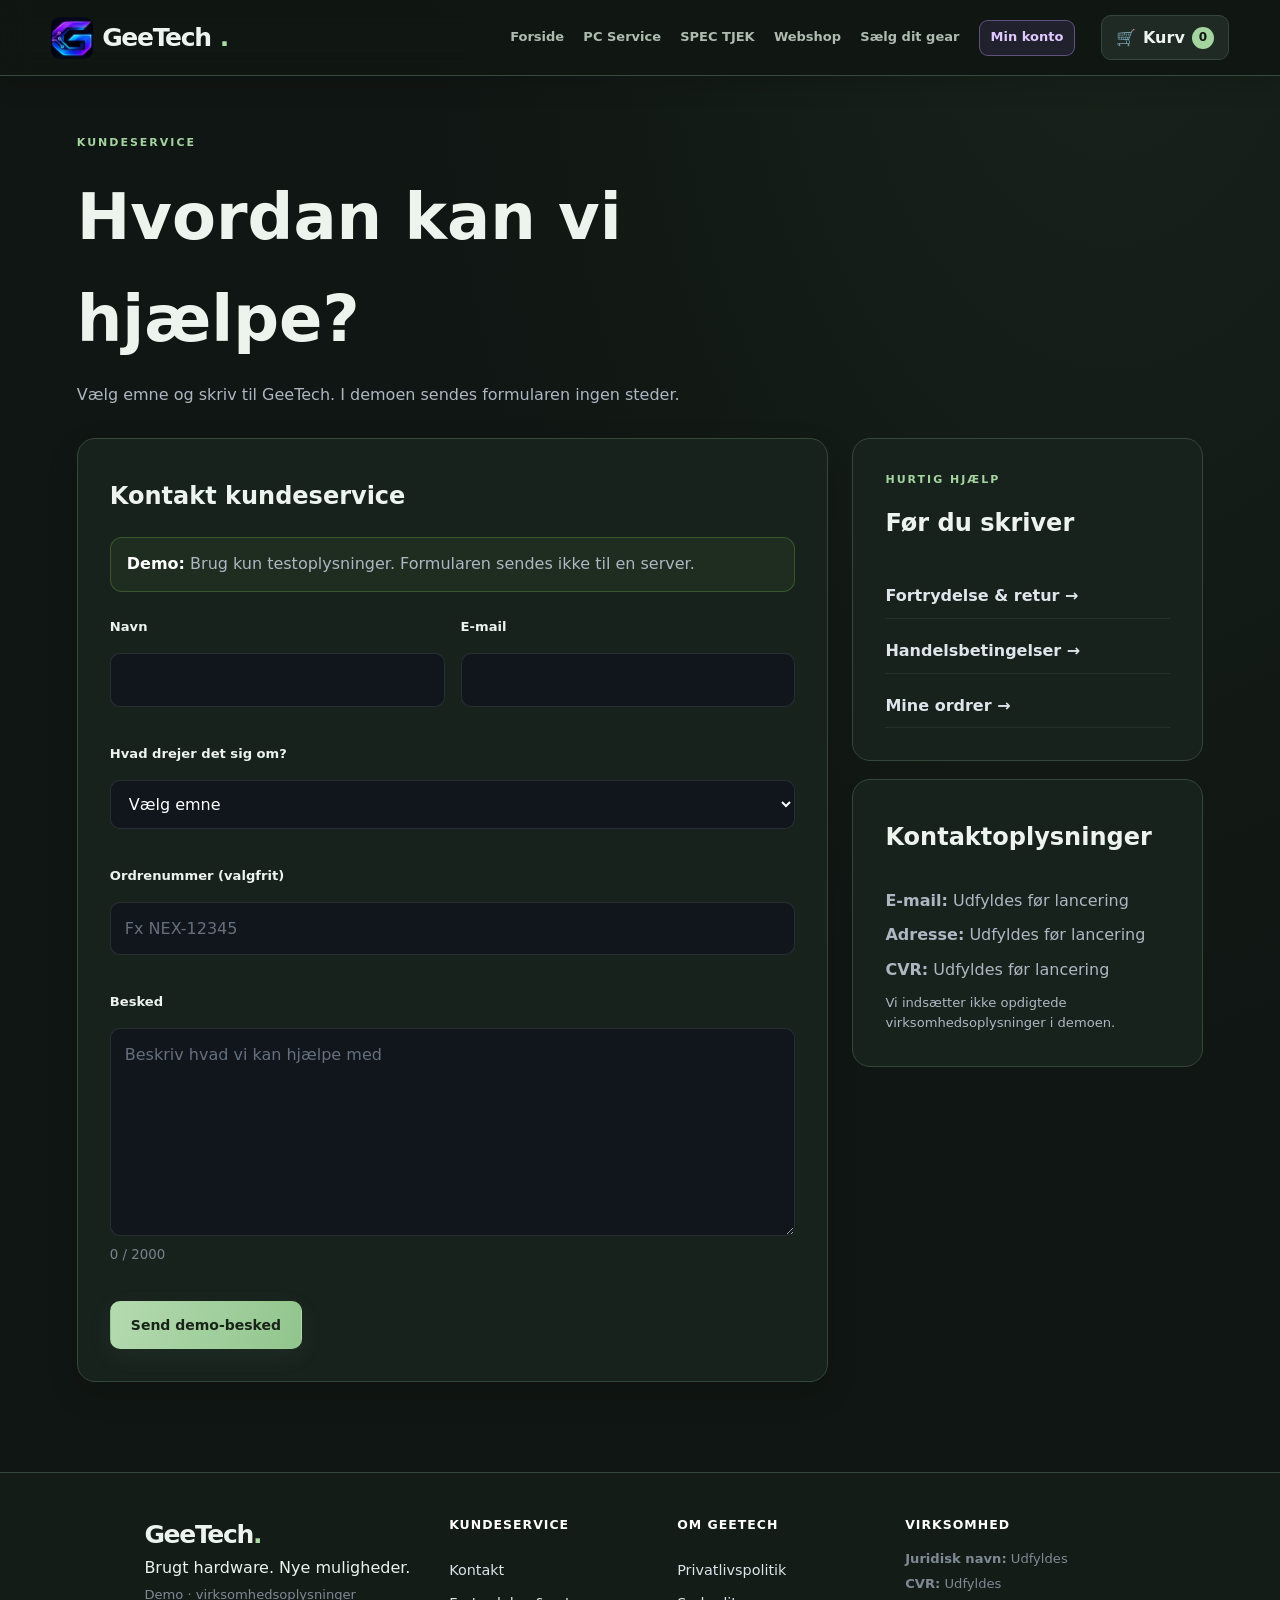
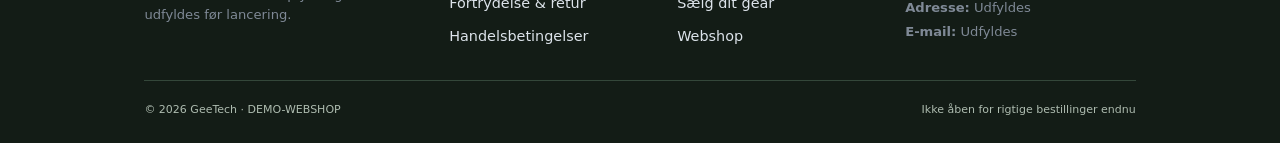
<file: kontakt.html>
<!doctype html><html lang="da"><head>
<meta charset="utf-8"><meta name="viewport" content="width=device-width,initial-scale=1">
<meta name="description" content="Her skal kunder og myndigheder nemt kunne finde de rigtige kontakt- og virksomhedsoplysninger.">
<title>Kontakt | GeeTech</title><link rel="stylesheet" href="css/site.css"><link rel="stylesheet" href="css/navigation.css?v=neon-brand-1"></head><body data-page="support">
<header class="navbar site-header"><a href="index.html" class="logo site-brand" aria-label="GeeTech forside"><img class="gt-header-icon" src="assets/geetech-icon.webp" width="42" height="42" alt="" decoding="async">GeeTech<span>.</span></a><nav class="nav-links site-main-nav" aria-label="Hovednavigation"><a href="index.html">Forside</a><a href="service.html">PC Service</a><a href="upgrade-checker.html">SPEC TJEK</a><a href="shop.html">Webshop</a><a href="sell.html">Sælg dit gear</a><a href="account.html">Min konto</a></nav><button class="cart-button site-action" id="cart-button" type="button" aria-label="Åbn kurv">🛒 <span>Kurv</span> <span id="cart-count">0</span></button></header>
<main class="support-page container"><section class="support-hero"><p class="eyebrow">KUNDESERVICE</p><h1>Hvordan kan vi hjælpe?</h1><p>Vælg emne og skriv til GeeTech. I demoen sendes formularen ingen steder.</p></section><div class="support-grid"><section class="support-card"><h2>Kontakt kundeservice</h2><div class="account-demo-warning"><strong>Demo:</strong> Brug kun testoplysninger. Formularen sendes ikke til en server.</div><form id="support-form" class="support-form"><label class="field"><span>Navn</span><input name="name" required maxlength="100"></label><label class="field"><span>E-mail</span><input name="email" type="email" required maxlength="254"></label><label class="field full"><span>Hvad drejer det sig om?</span><select name="topic" required><option value="">Vælg emne</option><option>Spørgsmål til produkt</option><option>Ordre & levering</option><option>Reklamation / defekt vare</option><option>Fortrydelse & retur</option><option>Sælg dit gear</option><option>Andet</option></select></label><label class="field full"><span>Ordrenummer (valgfrit)</span><input name="order" maxlength="40" placeholder="Fx NEX-12345"></label><label class="field full"><span>Besked</span><textarea name="message" required maxlength="2000" rows="7" placeholder="Beskriv hvad vi kan hjælpe med"></textarea><small id="support-count">0 / 2000</small></label><div class="full"><button class="button primary" type="submit">Send demo-besked</button></div></form></section><aside class="support-side"><div class="support-info"><p class="eyebrow">HURTIG HJÆLP</p><h2>Før du skriver</h2><a href="retur.html">Fortrydelse & retur →</a><a href="handelsbetingelser.html">Handelsbetingelser →</a><a href="account.html">Mine ordrer →</a></div><div class="support-info"><h2>Kontaktoplysninger</h2><p><strong>E-mail:</strong> Udfyldes før lancering</p><p><strong>Adresse:</strong> Udfyldes før lancering</p><p><strong>CVR:</strong> Udfyldes før lancering</p><p class="account-note">Vi indsætter ikke opdigtede virksomhedsoplysninger i demoen.</p></div></aside></div></main><footer class="site-footer legal-footer">
  <div class="container legal-footer-grid">
    <div class="footer-brand">
      <a href="index.html" class="logo" aria-label="GeeTech forside">GeeTech<span>.</span></a>
      <p>Brugt hardware. Nye muligheder.</p>
      <p class="footer-demo-note">Demo · virksomhedsoplysninger udfyldes før lancering.</p>
    </div>
    <div class="footer-column">
      <h2>Kundeservice</h2>
      <a href="kontakt.html">Kontakt</a>
      <a href="retur.html">Fortrydelse & retur</a>
      <a href="handelsbetingelser.html">Handelsbetingelser</a>
    </div>
    <div class="footer-column">
      <h2>Om GeeTech</h2>
      <a href="privatliv.html">Privatlivspolitik</a>
      <a href="sell.html">Sælg dit gear</a>
      <a href="shop.html">Webshop</a>
    </div>
    <div class="footer-company">
      <h2>Virksomhed</h2>
      <p><strong>Juridisk navn:</strong> Udfyldes</p>
      <p><strong>CVR:</strong> Udfyldes</p>
      <p><strong>Adresse:</strong> Udfyldes</p>
      <p><strong>E-mail:</strong> Udfyldes</p>
    </div>
  </div>
  <div class="container footer-bottom">
    <span>© 2026 GeeTech · DEMO-WEBSHOP</span>
    <span>Ikke åben for rigtige bestillinger endnu</span>
  </div>
</footer><div class="toast" id="toast" role="status" aria-live="polite"></div><script src="js/site.js"></script></body></html>
</file>
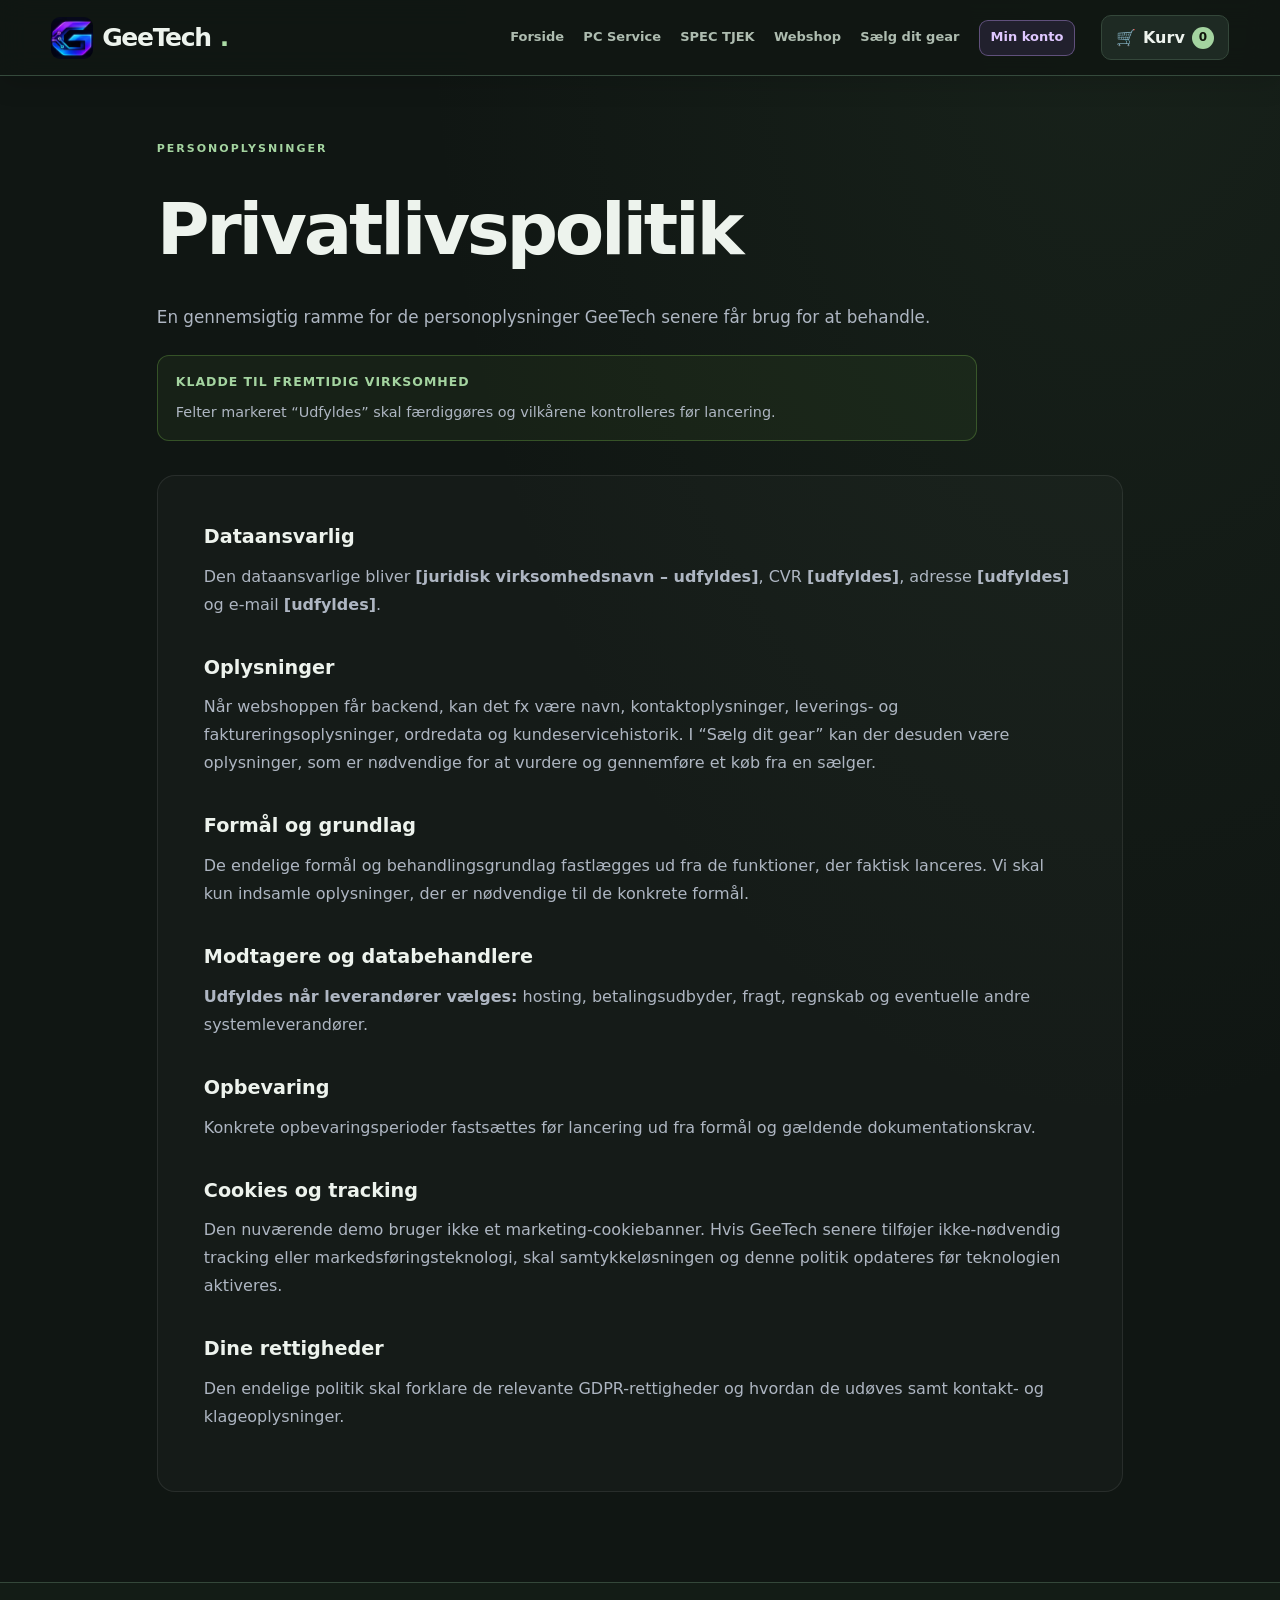
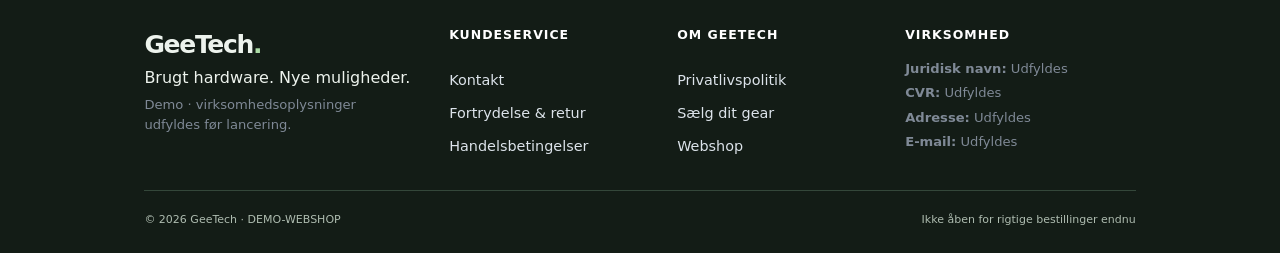
<file: privatliv.html>
<!doctype html><html lang="da"><head>
<meta charset="utf-8"><meta name="viewport" content="width=device-width,initial-scale=1">
<meta name="description" content="En gennemsigtig ramme for de personoplysninger GeeTech senere får brug for at behandle.">
<title>Privatlivspolitik | GeeTech</title><link rel="stylesheet" href="css/site.css"><link rel="stylesheet" href="css/navigation.css?v=neon-brand-1"></head><body data-page="legal">
<header class="navbar site-header"><a href="index.html" class="logo site-brand" aria-label="GeeTech forside"><img class="gt-header-icon" src="assets/geetech-icon.webp" width="42" height="42" alt="" decoding="async">GeeTech<span>.</span></a><nav class="nav-links site-main-nav" aria-label="Hovednavigation"><a href="index.html">Forside</a><a href="service.html">PC Service</a><a href="upgrade-checker.html">SPEC TJEK</a><a href="shop.html">Webshop</a><a href="sell.html">Sælg dit gear</a><a href="account.html">Min konto</a></nav><button class="cart-button site-action" id="cart-button" type="button" aria-label="Åbn kurv">🛒 <span>Kurv</span> <span id="cart-count">0</span></button></header>
<main class="legal-page"><section class="legal-hero"><p class="eyebrow">PERSONOPLYSNINGER</p><h1>Privatlivspolitik</h1><p>En gennemsigtig ramme for de personoplysninger GeeTech senere får brug for at behandle.</p>
<div class="legal-status"><strong>KLADDE TIL FREMTIDIG VIRKSOMHED</strong><span>Felter markeret “Udfyldes” skal færdiggøres og vilkårene kontrolleres før lancering.</span></div></section>
<article class="legal-content"><h2>Dataansvarlig</h2><p>Den dataansvarlige bliver <strong>[juridisk virksomhedsnavn – udfyldes]</strong>, CVR <strong>[udfyldes]</strong>, adresse <strong>[udfyldes]</strong> og e-mail <strong>[udfyldes]</strong>.</p>
<h2>Oplysninger</h2><p>Når webshoppen får backend, kan det fx være navn, kontaktoplysninger, leverings- og faktureringsoplysninger, ordredata og kundeservicehistorik. I “Sælg dit gear” kan der desuden være oplysninger, som er nødvendige for at vurdere og gennemføre et køb fra en sælger.</p>
<h2>Formål og grundlag</h2><p>De endelige formål og behandlingsgrundlag fastlægges ud fra de funktioner, der faktisk lanceres. Vi skal kun indsamle oplysninger, der er nødvendige til de konkrete formål.</p>
<h2>Modtagere og databehandlere</h2><p><strong>Udfyldes når leverandører vælges:</strong> hosting, betalingsudbyder, fragt, regnskab og eventuelle andre systemleverandører.</p>
<h2>Opbevaring</h2><p>Konkrete opbevaringsperioder fastsættes før lancering ud fra formål og gældende dokumentationskrav.</p>
<h2>Cookies og tracking</h2><p>Den nuværende demo bruger ikke et marketing-cookiebanner. Hvis GeeTech senere tilføjer ikke-nødvendig tracking eller markedsføringsteknologi, skal samtykkeløsningen og denne politik opdateres før teknologien aktiveres.</p>
<h2>Dine rettigheder</h2><p>Den endelige politik skal forklare de relevante GDPR-rettigheder og hvordan de udøves samt kontakt- og klageoplysninger.</p></article></main><footer class="site-footer legal-footer">
  <div class="container legal-footer-grid">
    <div class="footer-brand">
      <a href="index.html" class="logo" aria-label="GeeTech forside">GeeTech<span>.</span></a>
      <p>Brugt hardware. Nye muligheder.</p>
      <p class="footer-demo-note">Demo · virksomhedsoplysninger udfyldes før lancering.</p>
    </div>
    <div class="footer-column">
      <h2>Kundeservice</h2>
      <a href="kontakt.html">Kontakt</a>
      <a href="retur.html">Fortrydelse & retur</a>
      <a href="handelsbetingelser.html">Handelsbetingelser</a>
    </div>
    <div class="footer-column">
      <h2>Om GeeTech</h2>
      <a href="privatliv.html">Privatlivspolitik</a>
      <a href="sell.html">Sælg dit gear</a>
      <a href="shop.html">Webshop</a>
    </div>
    <div class="footer-company">
      <h2>Virksomhed</h2>
      <p><strong>Juridisk navn:</strong> Udfyldes</p>
      <p><strong>CVR:</strong> Udfyldes</p>
      <p><strong>Adresse:</strong> Udfyldes</p>
      <p><strong>E-mail:</strong> Udfyldes</p>
    </div>
  </div>
  <div class="container footer-bottom">
    <span>© 2026 GeeTech · DEMO-WEBSHOP</span>
    <span>Ikke åben for rigtige bestillinger endnu</span>
  </div>
</footer><div class="toast" id="toast" role="status" aria-live="polite"></div><script src="js/site.js"></script></body></html>
</file>
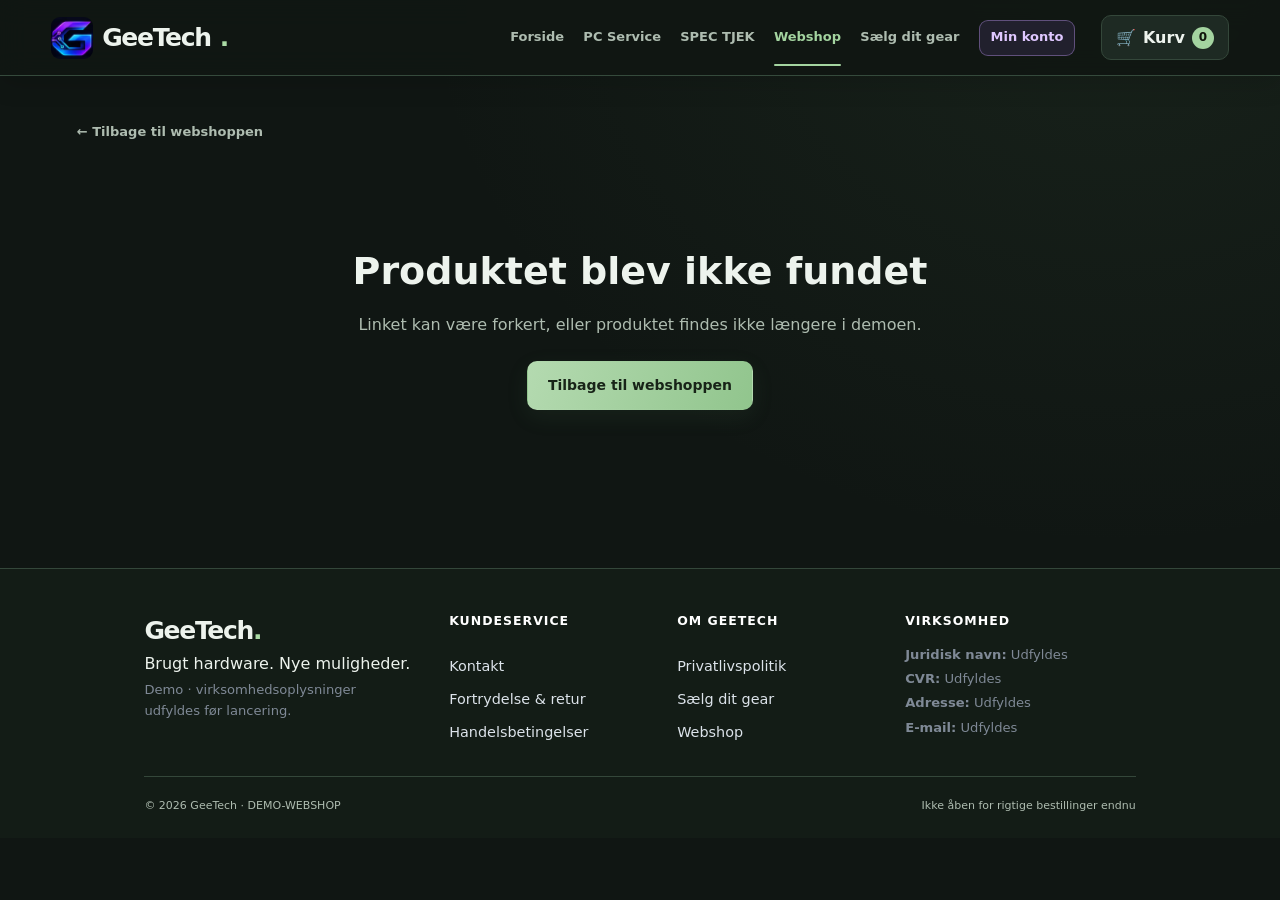
<file: product.html>
<!DOCTYPE html>
<html lang="da">
<head>
  <meta charset="UTF-8">
  <meta name="viewport" content="width=device-width, initial-scale=1.0">
  <meta name="description" content="Se produktdetaljer, stand og specifikationer på brugt hardware hos GeeTech.">
  <meta name="theme-color" content="#0b0e13">
  <title>Produkt | GeeTech</title>
  <link rel="stylesheet" href="css/site.css">
  <script src="js/site.js" defer></script>
<link rel="stylesheet" href="css/navigation.css?v=neon-brand-1"></head>
<body data-page="product">
  <a class="skip-link" href="#main-content">Spring til indhold</a>
  <header class="navbar site-header"><a href="index.html" class="logo site-brand" aria-label="GeeTech forside"><img class="gt-header-icon" src="assets/geetech-icon.webp" width="42" height="42" alt="" decoding="async">GeeTech<span>.</span></a><nav class="nav-links site-main-nav" aria-label="Hovednavigation"><a href="index.html">Forside</a><a href="service.html">PC Service</a><a href="upgrade-checker.html">SPEC TJEK</a><a href="shop.html" class="active" aria-current="page">Webshop</a><a href="sell.html">Sælg dit gear</a><a href="account.html">Min konto</a></nav><button class="cart-button site-action" id="cart-button" type="button" aria-label="Åbn kurv">🛒 <span>Kurv</span> <span id="cart-count">0</span></button></header>

  <main id="main-content" class="product-page">
    <div class="container">
      <a class="back-link" id="product-back-link" href="shop.html">← Tilbage til webshoppen</a>
      <div id="product-detail"></div>
    </div>
  </main>

  <footer class="site-footer legal-footer">
  <div class="container legal-footer-grid">
    <div class="footer-brand">
      <a href="index.html" class="logo" aria-label="GeeTech forside">GeeTech<span>.</span></a>
      <p>Brugt hardware. Nye muligheder.</p>
      <p class="footer-demo-note">Demo · virksomhedsoplysninger udfyldes før lancering.</p>
    </div>
    <div class="footer-column">
      <h2>Kundeservice</h2>
      <a href="kontakt.html">Kontakt</a>
      <a href="retur.html">Fortrydelse & retur</a>
      <a href="handelsbetingelser.html">Handelsbetingelser</a>
    </div>
    <div class="footer-column">
      <h2>Om GeeTech</h2>
      <a href="privatliv.html">Privatlivspolitik</a>
      <a href="sell.html">Sælg dit gear</a>
      <a href="shop.html">Webshop</a>
    </div>
    <div class="footer-company">
      <h2>Virksomhed</h2>
      <p><strong>Juridisk navn:</strong> Udfyldes</p>
      <p><strong>CVR:</strong> Udfyldes</p>
      <p><strong>Adresse:</strong> Udfyldes</p>
      <p><strong>E-mail:</strong> Udfyldes</p>
    </div>
  </div>
  <div class="container footer-bottom">
    <span>© 2026 GeeTech · DEMO-WEBSHOP</span>
    <span>Ikke åben for rigtige bestillinger endnu</span>
  </div>
</footer>
  <div class="toast" id="toast" role="status" aria-live="polite" aria-atomic="true"></div>
</body>
</html>
</file>
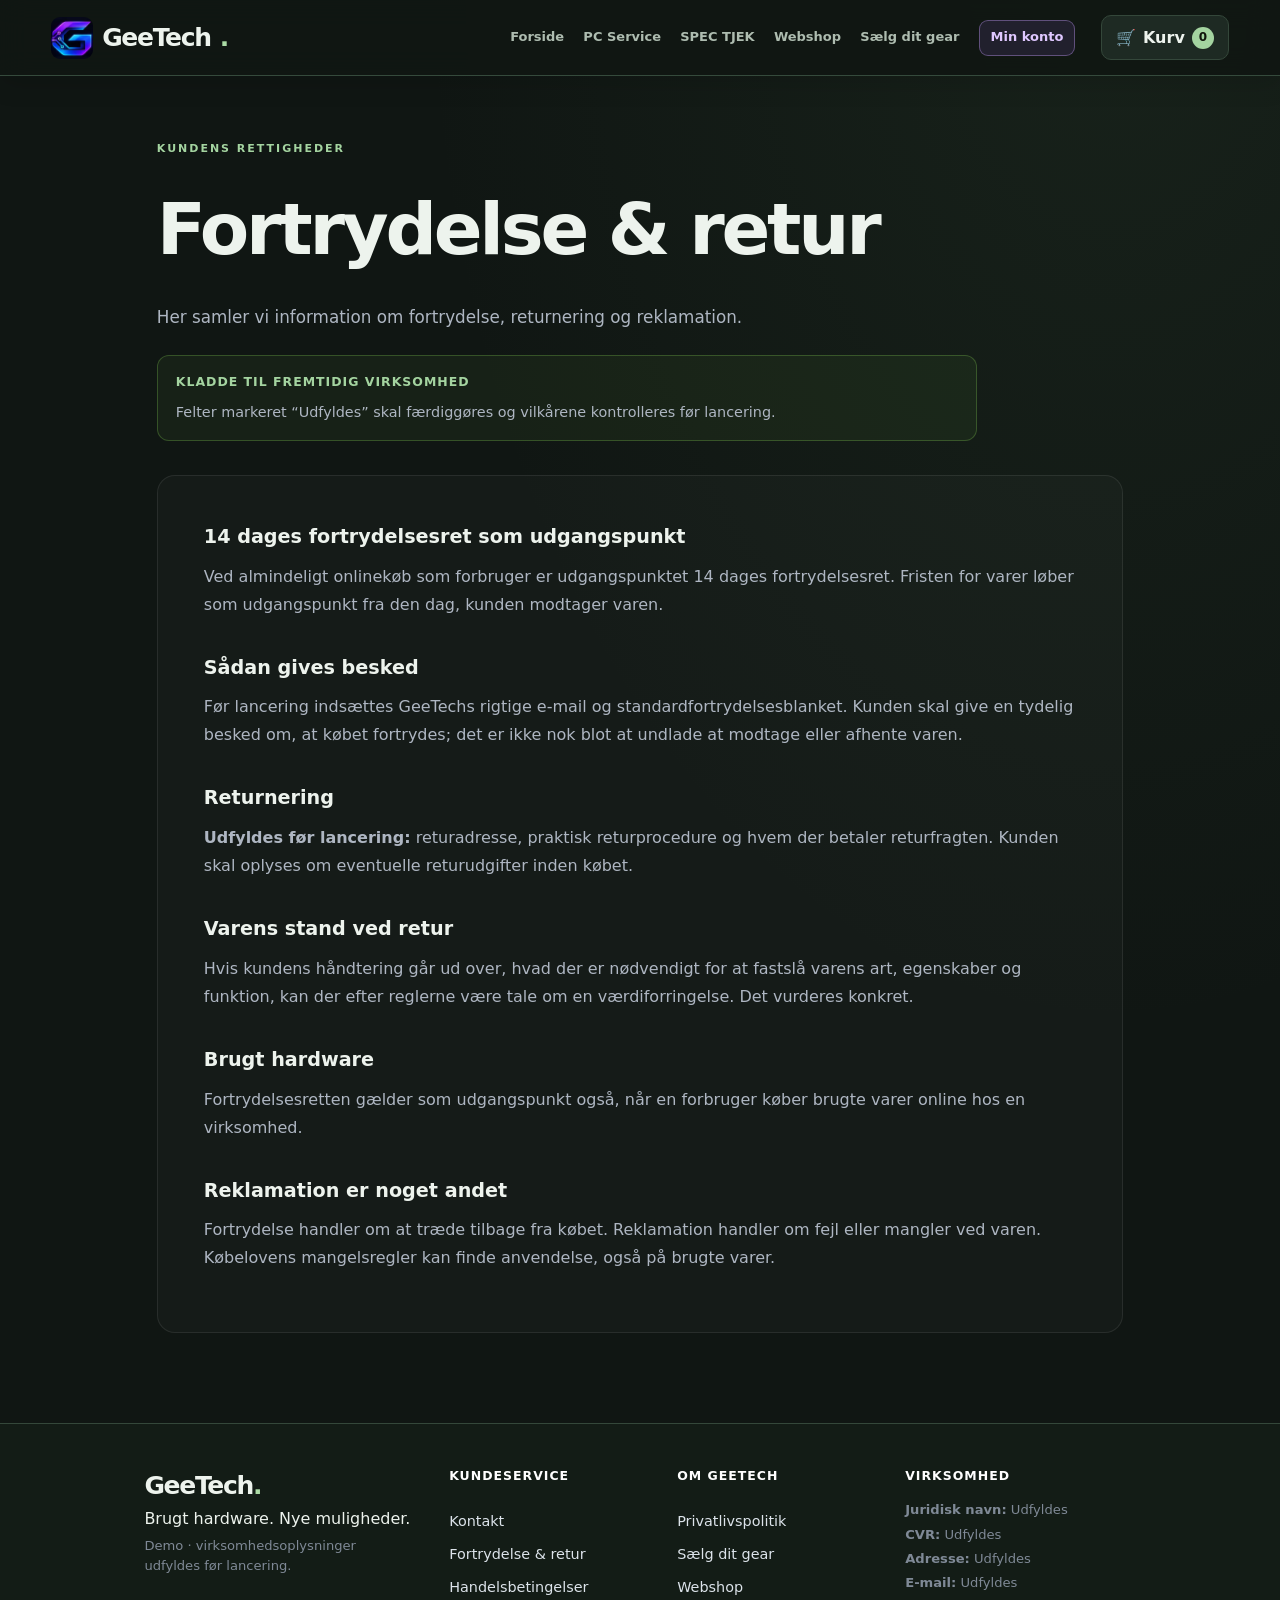
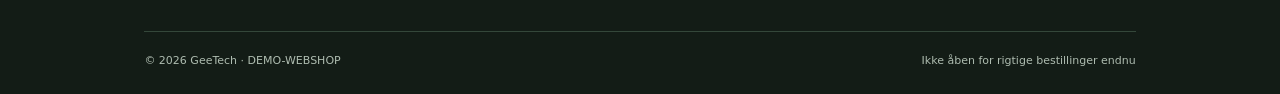
<file: retur.html>
<!doctype html><html lang="da"><head>
<meta charset="utf-8"><meta name="viewport" content="width=device-width,initial-scale=1">
<meta name="description" content="Her samler vi information om fortrydelse, returnering og reklamation.">
<title>Fortrydelse &amp; retur | GeeTech</title><link rel="stylesheet" href="css/site.css"><link rel="stylesheet" href="css/navigation.css?v=neon-brand-1"></head><body data-page="legal">
<header class="navbar site-header"><a href="index.html" class="logo site-brand" aria-label="GeeTech forside"><img class="gt-header-icon" src="assets/geetech-icon.webp" width="42" height="42" alt="" decoding="async">GeeTech<span>.</span></a><nav class="nav-links site-main-nav" aria-label="Hovednavigation"><a href="index.html">Forside</a><a href="service.html">PC Service</a><a href="upgrade-checker.html">SPEC TJEK</a><a href="shop.html">Webshop</a><a href="sell.html">Sælg dit gear</a><a href="account.html">Min konto</a></nav><button class="cart-button site-action" id="cart-button" type="button" aria-label="Åbn kurv">🛒 <span>Kurv</span> <span id="cart-count">0</span></button></header>
<main class="legal-page"><section class="legal-hero"><p class="eyebrow">KUNDENS RETTIGHEDER</p><h1>Fortrydelse & retur</h1><p>Her samler vi information om fortrydelse, returnering og reklamation.</p>
<div class="legal-status"><strong>KLADDE TIL FREMTIDIG VIRKSOMHED</strong><span>Felter markeret “Udfyldes” skal færdiggøres og vilkårene kontrolleres før lancering.</span></div></section>
<article class="legal-content"><h2>14 dages fortrydelsesret som udgangspunkt</h2><p>Ved almindeligt onlinekøb som forbruger er udgangspunktet 14 dages fortrydelsesret. Fristen for varer løber som udgangspunkt fra den dag, kunden modtager varen.</p>
<h2>Sådan gives besked</h2><p>Før lancering indsættes GeeTechs rigtige e-mail og standardfortrydelsesblanket. Kunden skal give en tydelig besked om, at købet fortrydes; det er ikke nok blot at undlade at modtage eller afhente varen.</p>
<h2>Returnering</h2><p><strong>Udfyldes før lancering:</strong> returadresse, praktisk returprocedure og hvem der betaler returfragten. Kunden skal oplyses om eventuelle returudgifter inden købet.</p>
<h2>Varens stand ved retur</h2><p>Hvis kundens håndtering går ud over, hvad der er nødvendigt for at fastslå varens art, egenskaber og funktion, kan der efter reglerne være tale om en værdiforringelse. Det vurderes konkret.</p>
<h2>Brugt hardware</h2><p>Fortrydelsesretten gælder som udgangspunkt også, når en forbruger køber brugte varer online hos en virksomhed.</p>
<h2>Reklamation er noget andet</h2><p>Fortrydelse handler om at træde tilbage fra købet. Reklamation handler om fejl eller mangler ved varen. Købelovens mangelsregler kan finde anvendelse, også på brugte varer.</p></article></main><footer class="site-footer legal-footer">
  <div class="container legal-footer-grid">
    <div class="footer-brand">
      <a href="index.html" class="logo" aria-label="GeeTech forside">GeeTech<span>.</span></a>
      <p>Brugt hardware. Nye muligheder.</p>
      <p class="footer-demo-note">Demo · virksomhedsoplysninger udfyldes før lancering.</p>
    </div>
    <div class="footer-column">
      <h2>Kundeservice</h2>
      <a href="kontakt.html">Kontakt</a>
      <a href="retur.html">Fortrydelse & retur</a>
      <a href="handelsbetingelser.html">Handelsbetingelser</a>
    </div>
    <div class="footer-column">
      <h2>Om GeeTech</h2>
      <a href="privatliv.html">Privatlivspolitik</a>
      <a href="sell.html">Sælg dit gear</a>
      <a href="shop.html">Webshop</a>
    </div>
    <div class="footer-company">
      <h2>Virksomhed</h2>
      <p><strong>Juridisk navn:</strong> Udfyldes</p>
      <p><strong>CVR:</strong> Udfyldes</p>
      <p><strong>Adresse:</strong> Udfyldes</p>
      <p><strong>E-mail:</strong> Udfyldes</p>
    </div>
  </div>
  <div class="container footer-bottom">
    <span>© 2026 GeeTech · DEMO-WEBSHOP</span>
    <span>Ikke åben for rigtige bestillinger endnu</span>
  </div>
</footer><div class="toast" id="toast" role="status" aria-live="polite"></div><script src="js/site.js"></script></body></html>
</file>
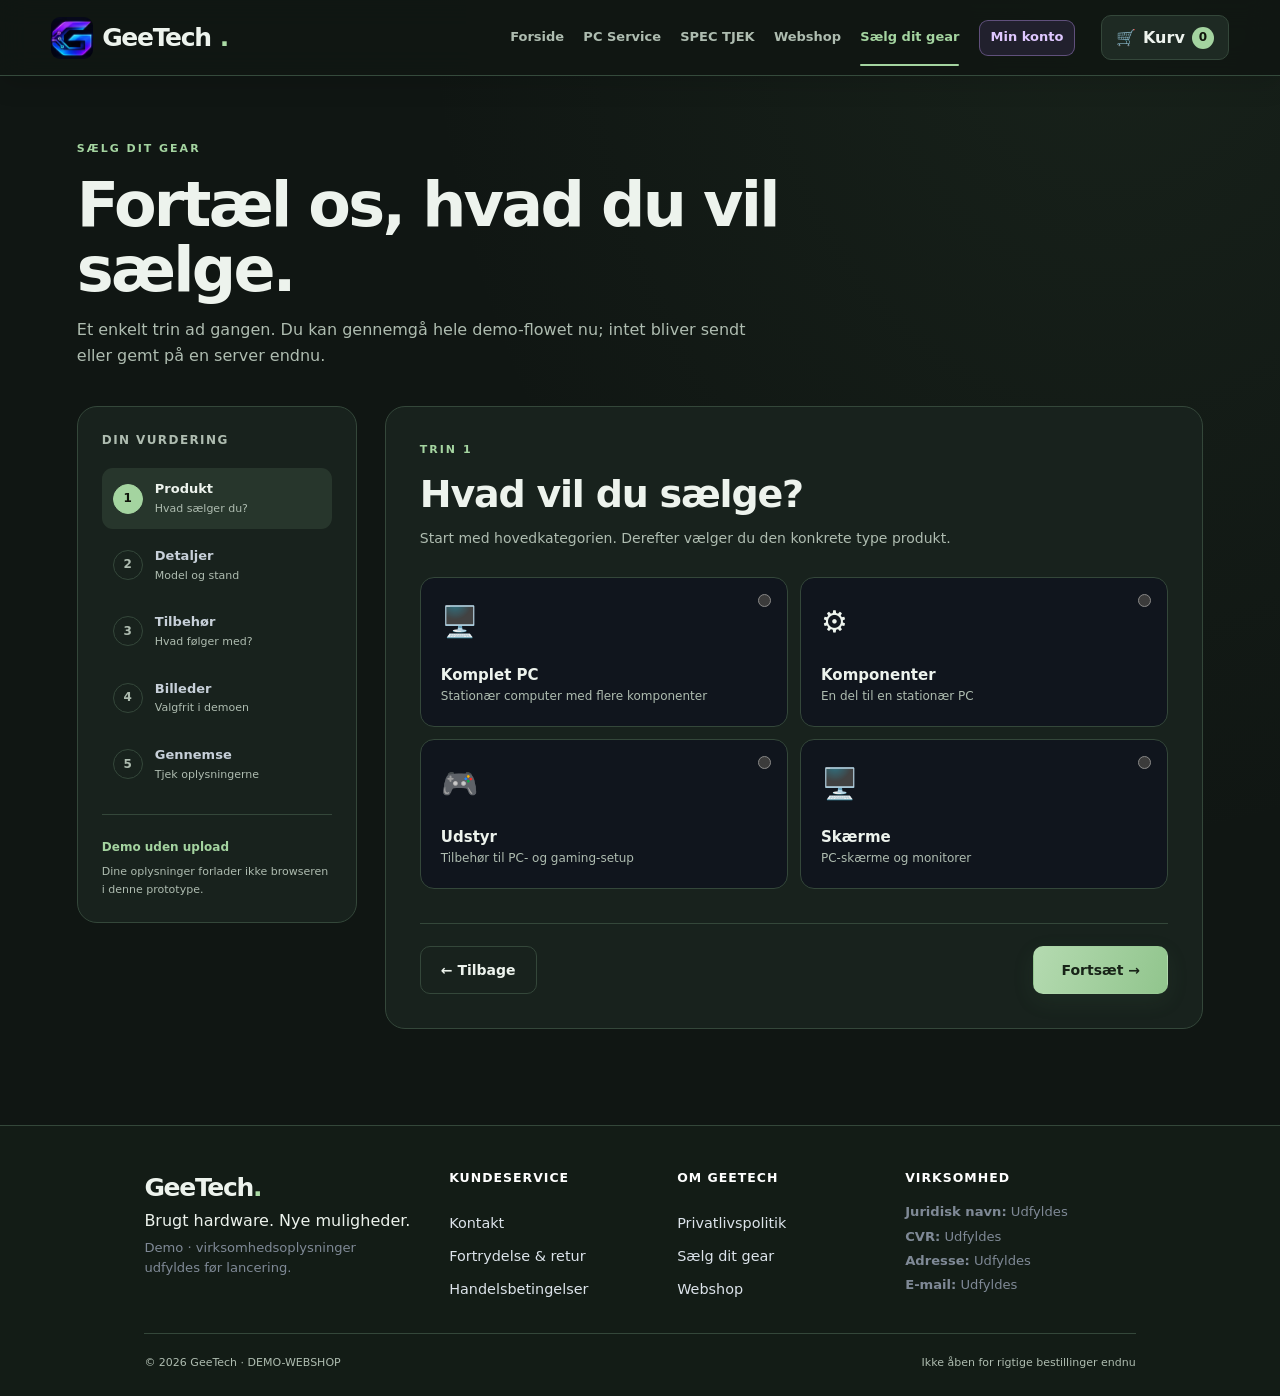
<file: sell.html>
<!DOCTYPE html>
<html lang="da">
<head>
  <meta charset="UTF-8">
  <meta name="viewport" content="width=device-width, initial-scale=1.0">
  <meta name="description" content="Sælg dit brugte PC-gear til GeeTech gennem et enkelt guidet vurderingsflow.">
  <meta name="theme-color" content="#0b0e13">
  <title>Sælg dit gear | GeeTech</title>
  <link rel="stylesheet" href="css/site.css">
  <script src="js/site.js" defer></script>
<link rel="stylesheet" href="css/navigation.css?v=neon-brand-1"></head>
<body data-page="sell">
  <a class="skip-link" href="#main-content">Spring til indhold</a>
  <header class="navbar site-header"><a href="index.html" class="logo site-brand" aria-label="GeeTech forside"><img class="gt-header-icon" src="assets/geetech-icon.webp" width="42" height="42" alt="" decoding="async">GeeTech<span>.</span></a><nav class="nav-links site-main-nav" aria-label="Hovednavigation"><a href="index.html">Forside</a><a href="service.html">PC Service</a><a href="upgrade-checker.html">SPEC TJEK</a><a href="shop.html">Webshop</a><a href="sell.html" class="active" aria-current="page">Sælg dit gear</a><a href="account.html">Min konto</a></nav><button class="cart-button site-action" id="cart-button" type="button" aria-label="Åbn kurv">🛒 <span>Kurv</span> <span id="cart-count">0</span></button></header>

  <main id="main-content" class="sell-page container">
    <section class="sell-page-intro">
      <p class="eyebrow">SÆLG DIT GEAR</p>
      <h1>Fortæl os, hvad du vil sælge.</h1>
      <p>Et enkelt trin ad gangen. Du kan gennemgå hele demo-flowet nu; intet bliver sendt eller gemt på en server endnu.</p>
    </section>

    <div class="sell-flow-layout">
      <aside class="sell-progress-card" aria-label="Fremskridt">
        <p class="sell-progress-label">Din vurdering</p>
        <ol class="sell-progress" id="sell-progress">
          <li class="active" data-step="1"><span>1</span><div><strong>Produkt</strong><small>Hvad sælger du?</small></div></li>
          <li data-step="2"><span>2</span><div><strong>Detaljer</strong><small>Model og stand</small></div></li>
          <li data-step="3"><span>3</span><div><strong>Tilbehør</strong><small>Hvad følger med?</small></div></li>
          <li data-step="4"><span>4</span><div><strong>Billeder</strong><small>Valgfrit i demoen</small></div></li>
          <li data-step="5"><span>5</span><div><strong>Gennemse</strong><small>Tjek oplysningerne</small></div></li>
        </ol>
        <div class="sell-privacy-note"><strong>Demo uden upload</strong><p>Dine oplysninger forlader ikke browseren i denne prototype.</p></div>
      </aside>

      <section class="sell-form-card" aria-labelledby="sell-step-title">
        <div class="sell-mobile-progress"><span id="sell-step-counter">Trin 1 af 5</span><div class="progress-track"><span id="sell-progress-bar"></span></div></div>
        <form id="sell-form" novalidate>
          <section class="sell-step active" data-step="1">
            <p class="eyebrow">TRIN 1</p>
            <h2 id="sell-step-title">Hvad vil du sælge?</h2>
            <p class="step-copy">Start med hovedkategorien. Derefter vælger du den konkrete type produkt.</p>
            <div class="choice-grid" id="sell-category-grid" role="radiogroup" aria-label="Hovedkategori"></div>
            <div id="sell-subtype-wrap" class="subtype-wrap" hidden>
              <p class="subtype-title" id="sell-subtype-title">Hvilken type er det?</p>
              <div class="subtype-grid" id="sell-subtype-grid" role="radiogroup" aria-labelledby="sell-subtype-title"></div>
            </div>
            <p class="field-error" data-error="sell-category" hidden>Vælg en kategori for at fortsætte.</p>
            <p class="field-error" data-error="sell-subtype" hidden>Vælg den konkrete produkttype for at fortsætte.</p>
          </section>

          <section class="sell-step" data-step="2" hidden>
            <p class="eyebrow">TRIN 2</p>
            <h2 id="sell-details-title">Fortæl lidt om produktet</h2>
            <p class="step-copy" id="sell-details-copy">Jo mere du fortæller os om varen, desto mere præcist kan vi vurdere den.</p>
            <div class="dynamic-fields" id="sell-detail-fields"></div>
            <fieldset class="condition-picker"><legend>Hvordan vil du beskrive standen?</legend>
              <label><input type="radio" name="sell-condition" value="Som ny" required><span><strong>Som ny</strong><small>Næsten ingen synlige brugsspor</small></span></label>
              <label><input type="radio" name="sell-condition" value="Meget god"><span><strong>Meget god</strong><small>Lette kosmetiske brugsspor</small></span></label>
              <label><input type="radio" name="sell-condition" value="God"><span><strong>God</strong><small>Synlige normale brugsspor</small></span></label>
              <label><input type="radio" name="sell-condition" value="Defekt / fejl"><span><strong>Defekt / fejl</strong><small>Har fejl eller virker ikke korrekt</small></span></label>
            </fieldset>
            <div id="sell-issue-fields"></div>
            <label class="field"><span>Bemærkninger <em>valgfrit</em></span><textarea id="sell-notes" name="sell-notes" maxlength="600" rows="5" placeholder="Fortæl om ridser, fejl, reparationer eller andet vi bør vide"></textarea><small class="char-count"><span id="notes-count">0</span>/600</small></label>
            <p class="field-error" data-error="details" hidden>Udfyld de markerede oplysninger og vælg stand for at fortsætte.</p>
          </section>

          <section class="sell-step" data-step="3" hidden>
            <p class="eyebrow">TRIN 3</p>
            <h2 id="sell-accessory-title">Hvad følger med?</h2>
            <p class="step-copy" id="sell-accessory-copy">Vælg det tilbehør, der følger med varen.</p>
            <div class="check-grid" id="sell-accessory-grid"></div>
            <label class="field"><span>Andet tilbehør <em>valgfrit</em></span><input id="sell-extra" name="sell-extra" type="text" maxlength="150" autocomplete="off" placeholder="Andet der følger med varen"></label>
          </section>

          <section class="sell-step" data-step="4" hidden>
            <p class="eyebrow">TRIN 4</p>
            <h2>Tilføj billeder</h2>
            <p class="step-copy" id="sell-photo-copy">Gode billeder gør vurderingen mere præcis.</p>
            <div class="photo-guide" id="sell-photo-guide"></div>
            <label class="upload-zone" for="sell-images"><span class="upload-icon" aria-hidden="true">＋</span><strong>Vælg billeder</strong><span>JPG, PNG eller WebP · maks. 5 billeder · maks. 8 MB pr. fil</span></label>
            <input class="visually-hidden" id="sell-images" name="sell-images" type="file" accept="image/jpeg,image/png,image/webp" multiple>
            <div class="image-preview-list" id="image-preview-list" aria-live="polite"></div>
            <p class="field-error" data-error="images" hidden></p>
          </section>

          <section class="sell-step" data-step="5" hidden>
            <p class="eyebrow">TRIN 5</p><h2>Ser det rigtigt ud?</h2><p class="step-copy">Gennemgå oplysningerne. I næste udviklingsfase kobler vi dette flow til backend og kontaktoplysninger.</p>
            <dl class="sell-summary" id="sell-summary"></dl>
            <div class="demo-submit-note"><strong>Prototype</strong><p>Knappen nedenfor sender ikke data. Den demonstrerer kun den færdige brugeroplevelse.</p></div>
          </section>

          <div class="sell-form-actions"><button class="button secondary" id="sell-back" type="button" hidden>← Tilbage</button><button class="button primary" id="sell-next" type="button">Fortsæt →</button></div>
        </form>
      </section>
    </div>
  </main>

  <footer class="site-footer legal-footer">
  <div class="container legal-footer-grid">
    <div class="footer-brand">
      <a href="index.html" class="logo" aria-label="GeeTech forside">GeeTech<span>.</span></a>
      <p>Brugt hardware. Nye muligheder.</p>
      <p class="footer-demo-note">Demo · virksomhedsoplysninger udfyldes før lancering.</p>
    </div>
    <div class="footer-column">
      <h2>Kundeservice</h2>
      <a href="kontakt.html">Kontakt</a>
      <a href="retur.html">Fortrydelse & retur</a>
      <a href="handelsbetingelser.html">Handelsbetingelser</a>
    </div>
    <div class="footer-column">
      <h2>Om GeeTech</h2>
      <a href="privatliv.html">Privatlivspolitik</a>
      <a href="sell.html">Sælg dit gear</a>
      <a href="shop.html">Webshop</a>
    </div>
    <div class="footer-company">
      <h2>Virksomhed</h2>
      <p><strong>Juridisk navn:</strong> Udfyldes</p>
      <p><strong>CVR:</strong> Udfyldes</p>
      <p><strong>Adresse:</strong> Udfyldes</p>
      <p><strong>E-mail:</strong> Udfyldes</p>
    </div>
  </div>
  <div class="container footer-bottom">
    <span>© 2026 GeeTech · DEMO-WEBSHOP</span>
    <span>Ikke åben for rigtige bestillinger endnu</span>
  </div>
</footer>
  <div class="toast" id="toast" role="status" aria-live="polite" aria-atomic="true"></div>
</body>
</html>
</file>
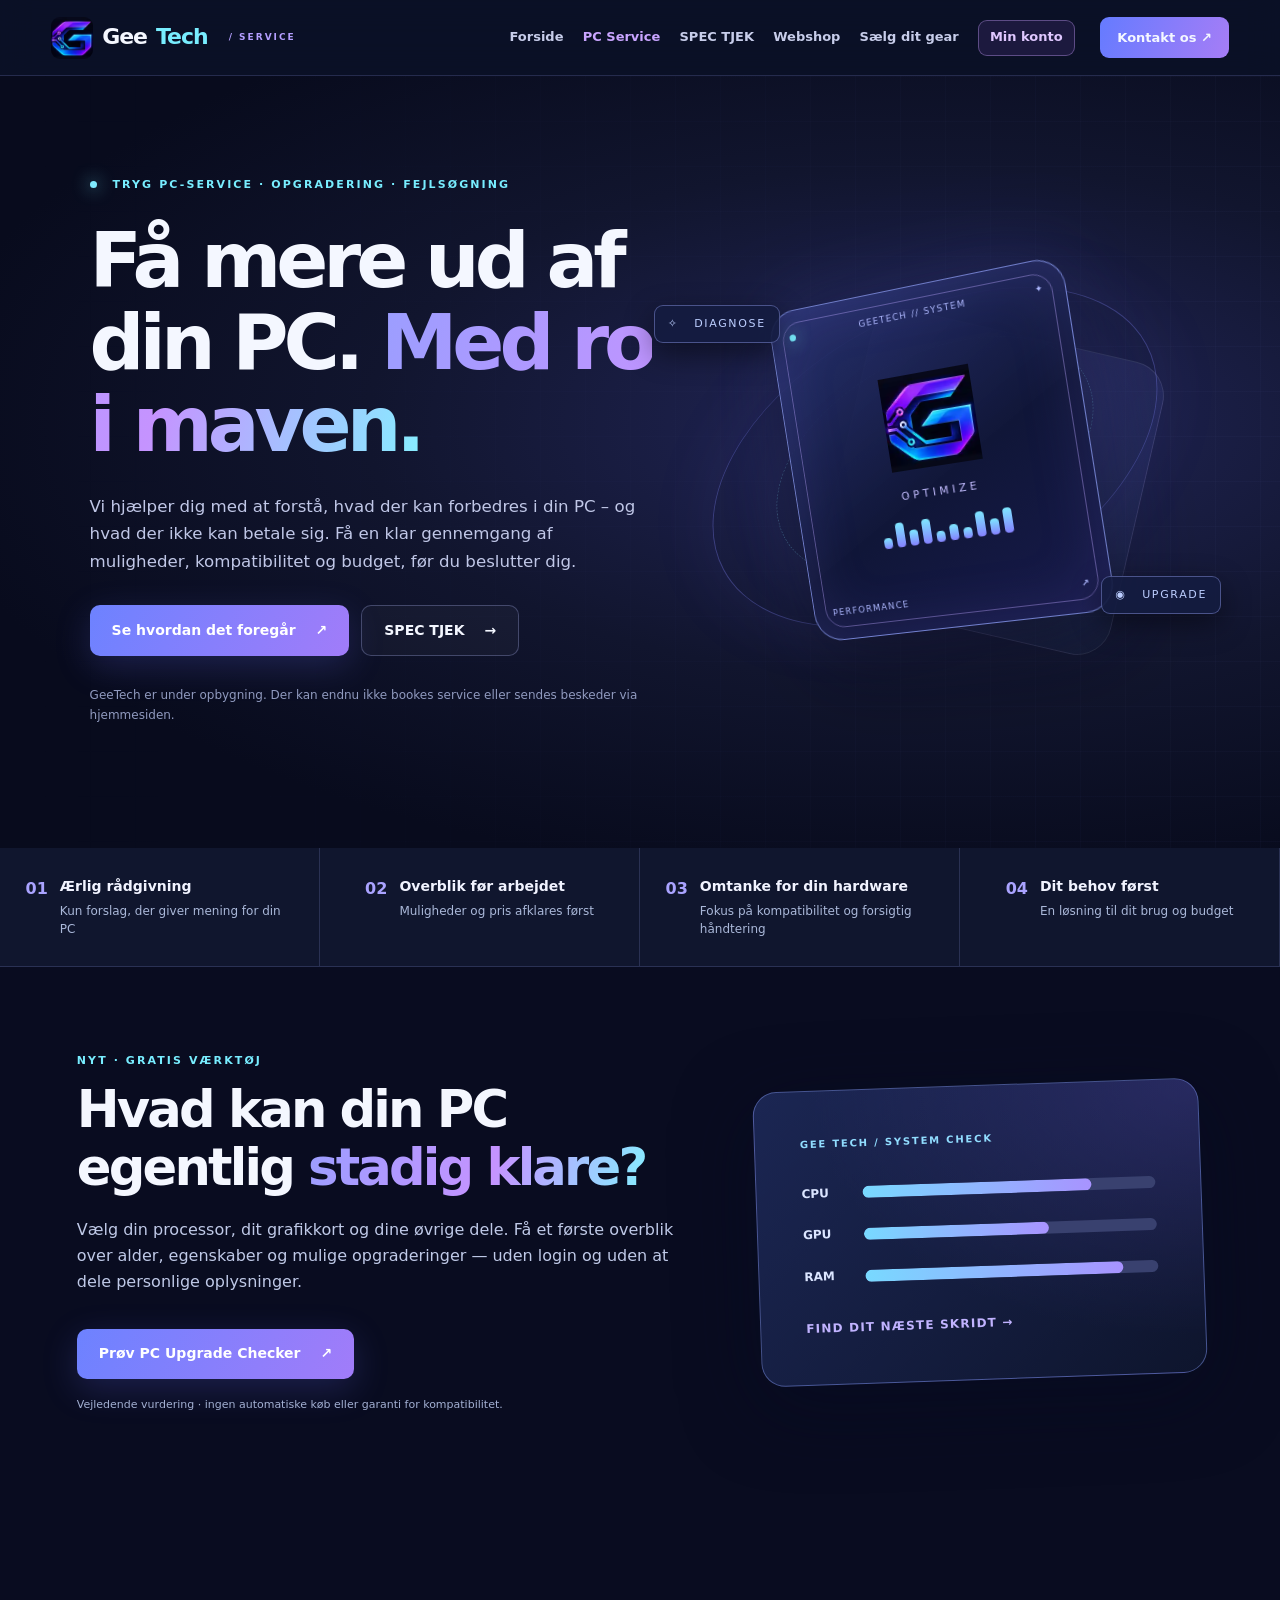
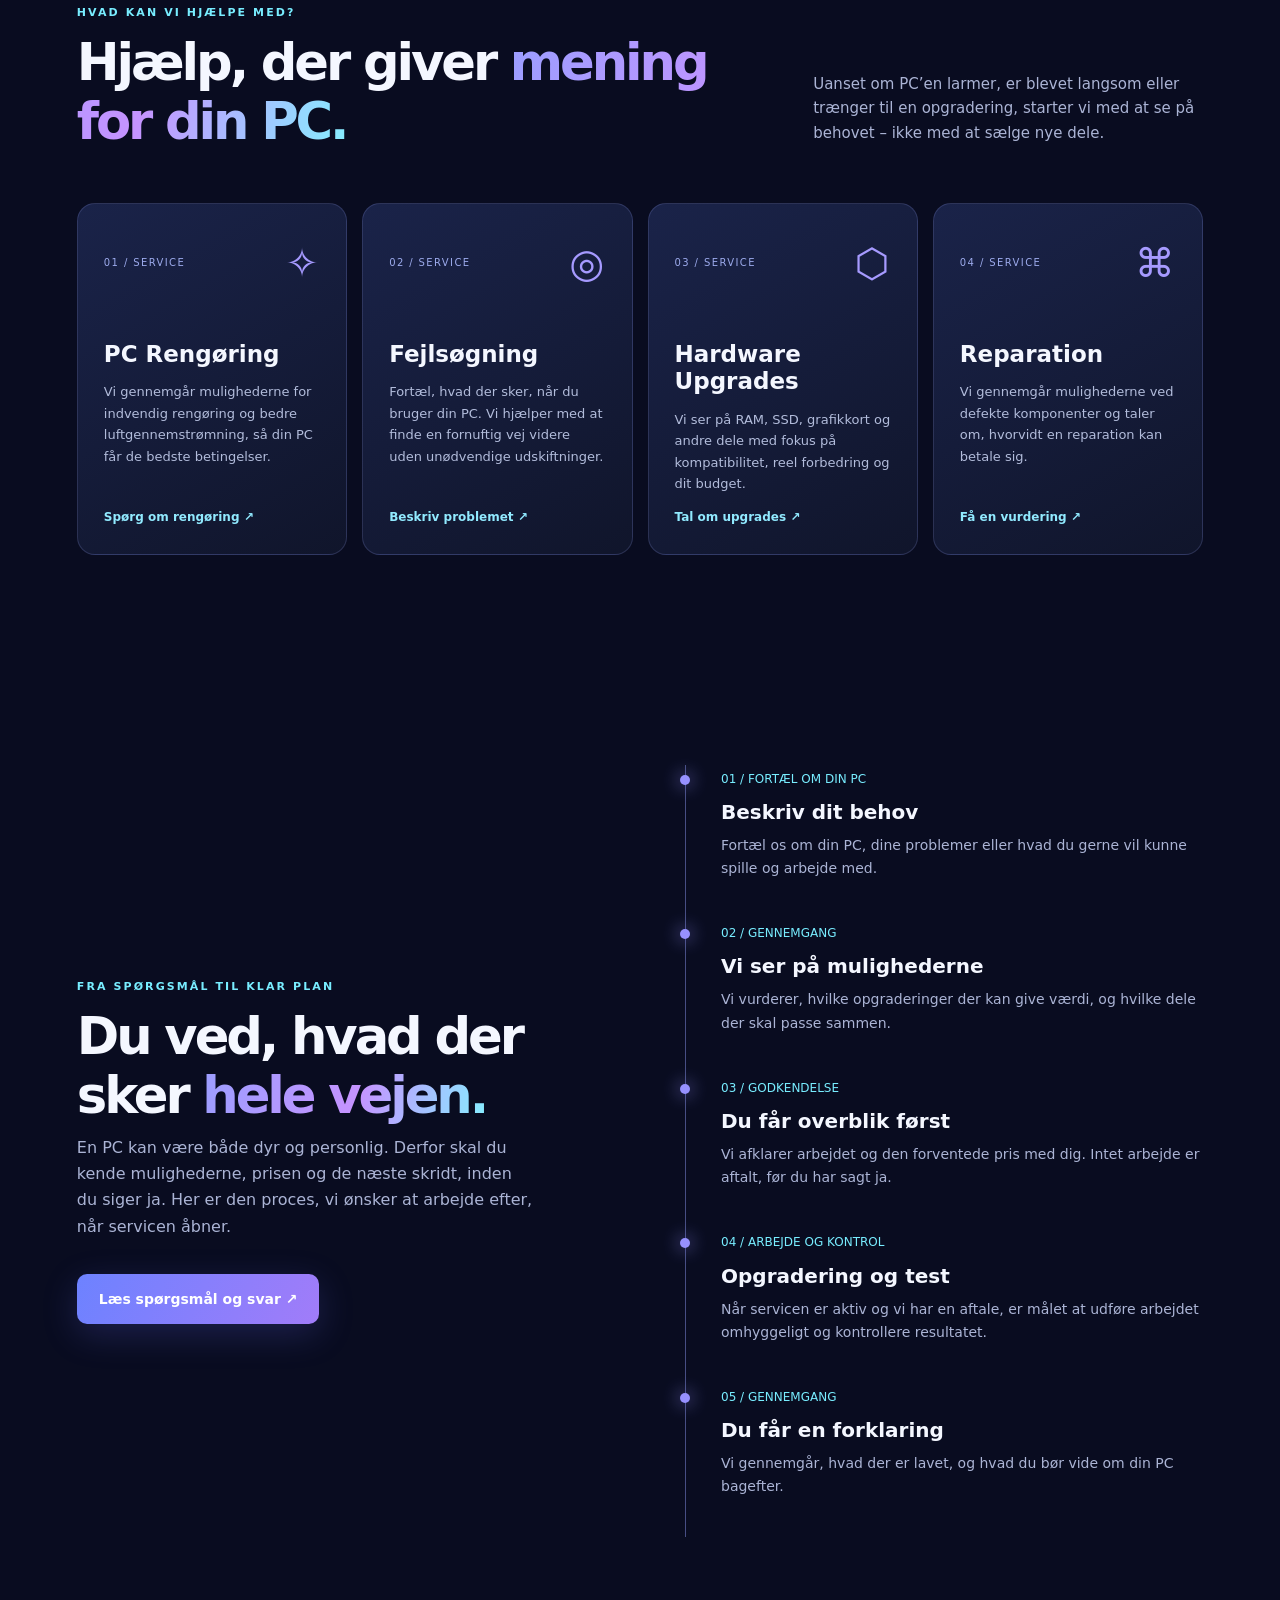
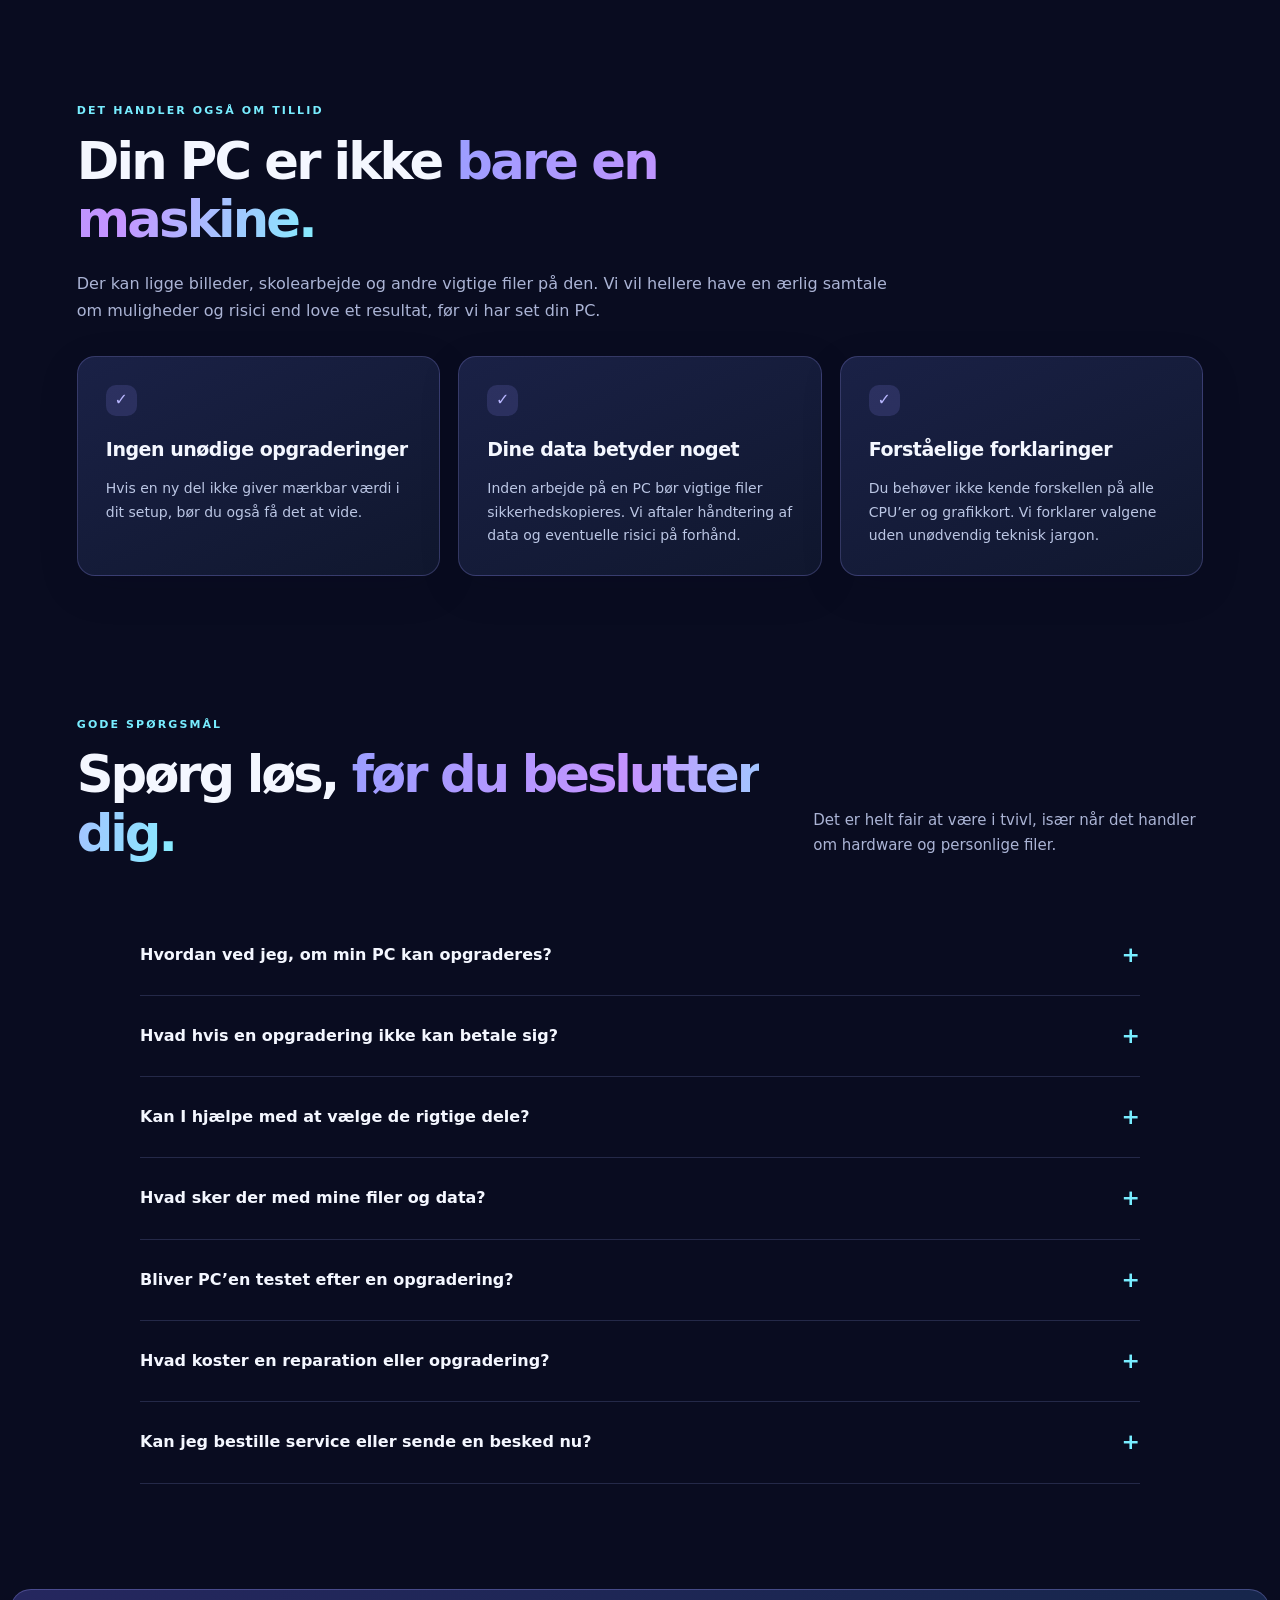
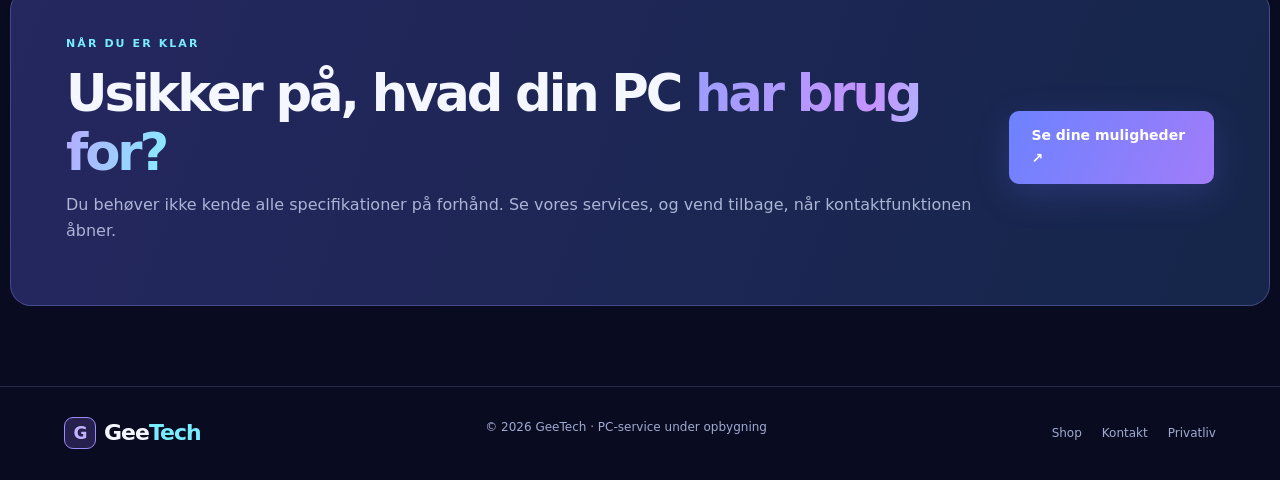
<file: service.html>
<!doctype html><html lang="da"><head><meta charset="utf-8"><meta name="viewport" content="width=device-width,initial-scale=1"><meta name="theme-color" content="#0b1025"><meta name="description" content="Få hjælp til PC-opgradering og fejlsøgning hos GeeTech. Få overblik over muligheder, kompatibilitet og pris, før du beslutter dig."><title>PC Service | GeeTech</title><link rel="stylesheet" href="css/service.css"><script src="js/service.js" defer></script><link rel="stylesheet" href="css/navigation.css?v=neon-brand-1"></head>
<body><a class="skip" href="#main">Spring til indhold</a><header class="nav site-header"><a class="logo site-brand" href="index.html" aria-label="GeeTech forside"><img class="gt-header-icon" src="assets/geetech-icon.webp" width="42" height="42" alt="" decoding="async"><span class="mark">G</span>Gee<span>Tech</span><small>/ SERVICE</small></a><nav class="nav-links site-main-nav" aria-label="Hovednavigation"><a href="index.html">Forside</a><a href="service.html" class="active" aria-current="page">PC Service</a><a href="upgrade-checker.html">SPEC TJEK</a><a href="shop.html">Webshop</a><a href="sell.html">Sælg dit gear</a><a href="account.html">Min konto</a></nav><a class="nav-cta site-action" href="kontakt.html">Kontakt os <span>↗</span></a></header>
<main id="main"><section class="hero"><div class="mesh" aria-hidden="true"></div><div class="hero-inner"><div class="copy"><p class="eyebrow"><i></i> TRYG PC-SERVICE · OPGRADERING · FEJLSØGNING</p><h1>Få mere ud af din PC. <span>Med ro i maven.</span></h1><p class="lead">Vi hjælper dig med at forstå, hvad der kan forbedres i din PC – og hvad der ikke kan betale sig. Få en klar gennemgang af muligheder, kompatibilitet og budget, før du beslutter dig.</p><div class="buttons"><a class="btn prime" href="#proces">Se hvordan det foregår <span>↗</span></a><a class="btn ghost" href="upgrade-checker.html">SPEC TJEK <span>→</span></a></div><p class="disclaimer">GeeTech er under opbygning. Der kan endnu ikke bookes service eller sendes beskeder via hjemmesiden.</p></div><div class="scene" aria-hidden="true"><div class="orbit orbit-one"></div><div class="orbit orbit-two"></div><div class="glass glass-back"></div><div class="device"><div class="device-top"><span class="light"></span><span>GEETECH // SYSTEM</span><span>✦</span></div><div class="device-center"><div class="device-icon"><img src="assets/geetech-icon.webp" alt="" width="86" height="86" decoding="async"></div><p>OPTIMIZE</p><div class="bars"><b></b><b></b><b></b><b></b><b></b><b></b><b></b><b></b><b></b><b></b></div></div><div class="device-bottom"><span>PERFORMANCE</span><strong>↗</strong></div></div><div class="floating f-one">✧ &nbsp; DIAGNOSE</div><div class="floating f-two">◉ &nbsp; UPGRADE</div></div></div></section>
<section class="trust trust-benefits" aria-label="Hvad du kan forvente"><div><strong>01</strong><span><b>Ærlig rådgivning</b><small>Kun forslag, der giver mening for din PC</small></span></div><div><strong>02</strong><span><b>Overblik før arbejdet</b><small>Muligheder og pris afklares først</small></span></div><div><strong>03</strong><span><b>Omtanke for din hardware</b><small>Fokus på kompatibilitet og forsigtig håndtering</small></span></div><div><strong>04</strong><span><b>Dit behov først</b><small>En løsning til dit brug og budget</small></span></div></section>
<section class="checker-promo section" aria-labelledby="checker-promo-title"><div class="checker-promo-copy"><p class="eyebrow">NYT · GRATIS VÆRKTØJ</p><h2 id="checker-promo-title">Hvad kan din PC egentlig <em>stadig klare?</em></h2><p>Vælg din processor, dit grafikkort og dine øvrige dele. Få et første overblik over alder, egenskaber og mulige opgraderinger — uden login og uden at dele personlige oplysninger.</p><a class="btn prime" href="upgrade-checker.html">Prøv PC Upgrade Checker <span aria-hidden="true">↗</span></a><small>Vejledende vurdering · ingen automatiske køb eller garanti for kompatibilitet.</small></div><div class="checker-promo-visual" aria-hidden="true"><span class="checker-promo-top">GEE TECH / SYSTEM CHECK</span><div><b>CPU</b><span class="checker-promo-bar"><i style="width:78%"></i></span></div><div><b>GPU</b><span class="checker-promo-bar"><i style="width:63%"></i></span></div><div><b>RAM</b><span class="checker-promo-bar"><i style="width:88%"></i></span></div><strong>FIND DIT NÆSTE SKRIDT →</strong></div></section>
<section class="services section" id="ydelser"><div class="section-head"><div><p class="eyebrow">HVAD KAN VI HJÆLPE MED?</p><h2>Hjælp, der giver <em>mening for din PC.</em></h2></div><p>Uanset om PC’en larmer, er blevet langsom eller trænger til en opgradering, starter vi med at se på behovet – ikke med at sælge nye dele.</p></div><div class="cards"><article class="card"><div class="card-top"><span>01 / SERVICE</span><span class="card-icon">✧</span></div><h3>PC Rengøring</h3><p>Vi gennemgår mulighederne for indvendig rengøring og bedre luftgennemstrømning, så din PC får de bedste betingelser.</p><a href="kontakt.html">Spørg om rengøring ↗</a></article><article class="card"><div class="card-top"><span>02 / SERVICE</span><span class="card-icon">◎</span></div><h3>Fejlsøgning</h3><p>Fortæl, hvad der sker, når du bruger din PC. Vi hjælper med at finde en fornuftig vej videre uden unødvendige udskiftninger.</p><a href="kontakt.html">Beskriv problemet ↗</a></article><article class="card"><div class="card-top"><span>03 / SERVICE</span><span class="card-icon">⬡</span></div><h3>Hardware Upgrades</h3><p>Vi ser på RAM, SSD, grafikkort og andre dele med fokus på kompatibilitet, reel forbedring og dit budget.</p><a href="kontakt.html">Tal om upgrades ↗</a></article><article class="card"><div class="card-top"><span>04 / SERVICE</span><span class="card-icon">⌘</span></div><h3>Reparation</h3><p>Vi gennemgår mulighederne ved defekte komponenter og taler om, hvorvidt en reparation kan betale sig.</p><a href="kontakt.html">Få en vurdering ↗</a></article></div></section>
<section class="process section" id="proces"><div class="process-copy"><p class="eyebrow">FRA SPØRGSMÅL TIL KLAR PLAN</p><h2>Du ved, hvad der sker <em>hele vejen.</em></h2><p>En PC kan være både dyr og personlig. Derfor skal du kende mulighederne, prisen og de næste skridt, inden du siger ja. Her er den proces, vi ønsker at arbejde efter, når servicen åbner.</p><a class="btn prime" href="#faq">Læs spørgsmål og svar ↗</a></div><div class="steps"><div><span>01 / FORTÆL OM DIN PC</span><h3>Beskriv dit behov</h3><p>Fortæl os om din PC, dine problemer eller hvad du gerne vil kunne spille og arbejde med.</p></div><div><span>02 / GENNEMGANG</span><h3>Vi ser på mulighederne</h3><p>Vi vurderer, hvilke opgraderinger der kan give værdi, og hvilke dele der skal passe sammen.</p></div><div><span>03 / GODKENDELSE</span><h3>Du får overblik først</h3><p>Vi afklarer arbejdet og den forventede pris med dig. Intet arbejde er aftalt, før du har sagt ja.</p></div><div><span>04 / ARBEJDE OG KONTROL</span><h3>Opgradering og test</h3><p>Når servicen er aktiv og vi har en aftale, er målet at udføre arbejdet omhyggeligt og kontrollere resultatet.</p></div><div><span>05 / GENNEMGANG</span><h3>Du får en forklaring</h3><p>Vi gennemgår, hvad der er lavet, og hvad du bør vide om din PC bagefter.</p></div></div></section>
<section class="care section" id="tryghed"><div class="care-intro"><p class="eyebrow">DET HANDLER OGSÅ OM TILLID</p><h2>Din PC er ikke <em>bare en maskine.</em></h2><p>Der kan ligge billeder, skolearbejde og andre vigtige filer på den. Vi vil hellere have en ærlig samtale om muligheder og risici end love et resultat, før vi har set din PC.</p></div><div class="care-grid"><article><h3>Ingen unødige opgraderinger</h3><p>Hvis en ny del ikke giver mærkbar værdi i dit setup, bør du også få det at vide.</p></article><article><h3>Dine data betyder noget</h3><p>Inden arbejde på en PC bør vigtige filer sikkerhedskopieres. Vi aftaler håndtering af data og eventuelle risici på forhånd.</p></article><article><h3>Forståelige forklaringer</h3><p>Du behøver ikke kende forskellen på alle CPU’er og grafikkort. Vi forklarer valgene uden unødvendig teknisk jargon.</p></article></div></section>
<section class="faq section" id="faq"><div class="section-head"><div><p class="eyebrow">GODE SPØRGSMÅL</p><h2>Spørg løs, <em>før du beslutter dig.</em></h2></div><p>Det er helt fair at være i tvivl, især når det handler om hardware og personlige filer.</p></div><div class="faq-items"><details><summary>Hvordan ved jeg, om min PC kan opgraderes?<span>+</span></summary><p>Vi skal kende nogle grundlæggende oplysninger om PC’en – eksempelvis bundkort, processor, RAM, strømforsyning og kabinet. Først derefter kan vi vurdere kompatibilitet og muligheder.</p></details><details><summary>Hvad hvis en opgradering ikke kan betale sig?<span>+</span></summary><p>Så bør du få det at vide. Nogle gange er en mindre ændring, en reparation eller slet ingen opgradering det bedste valg.</p></details><details><summary>Kan I hjælpe med at vælge de rigtige dele?<span>+</span></summary><p>Det er en del af den planlagte service. Vi vil tage udgangspunkt i dit nuværende setup, dine mål og dit budget, før vi anbefaler komponenter.</p></details><details><summary>Hvad sker der med mine filer og data?<span>+</span></summary><p>Vi anbefaler altid en sikkerhedskopi af vigtige filer før service. Risikoen afhænger af arbejdet, og håndtering af data skal aftales på forhånd. Vi kan ikke love, at data aldrig kan gå tabt.</p></details><details><summary>Bliver PC’en testet efter en opgradering?<span>+</span></summary><p>Når vi tilbyder en konkret opgradering, skal de relevante kontroller og deres omfang aftales. En test kan eksempelvis handle om opstart, temperaturer og stabilitet, men ingen test kan garantere, at fremtidige fejl aldrig opstår.</p></details><details><summary>Hvad koster en reparation eller opgradering?<span>+</span></summary><p>Det afhænger af opgaven og eventuelle reservedele. Der er endnu ingen fast prisliste eller aktive onlinebookinger. Vi offentliggør tydelige vilkår, når servicen åbner.</p></details><details><summary>Kan jeg bestille service eller sende en besked nu?<span>+</span></summary><p>Ikke endnu. GeeTech er under opbygning, og kontaktformularen er stadig en demo, som ikke sender beskeder. Vi aktiverer henvendelser og aftaler, når løsningen er klar.</p></details></div></section>
<section class="final-cta"><div><p class="eyebrow">NÅR DU ER KLAR</p><h2>Usikker på, hvad din PC <em>har brug for?</em></h2><p>Du behøver ikke kende alle specifikationer på forhånd. Se vores services, og vend tilbage, når kontaktfunktionen åbner.</p></div><a class="btn prime" href="#ydelser">Se dine muligheder ↗</a></section></main><footer><a class="logo" href="index.html"><span class="mark">G</span>Gee<span>Tech</span></a><p>© 2026 GeeTech · PC-service under opbygning</p><div><a href="shop.html">Shop</a><a href="kontakt.html">Kontakt</a><a href="privatliv.html">Privatliv</a></div></footer></body></html>
</file>
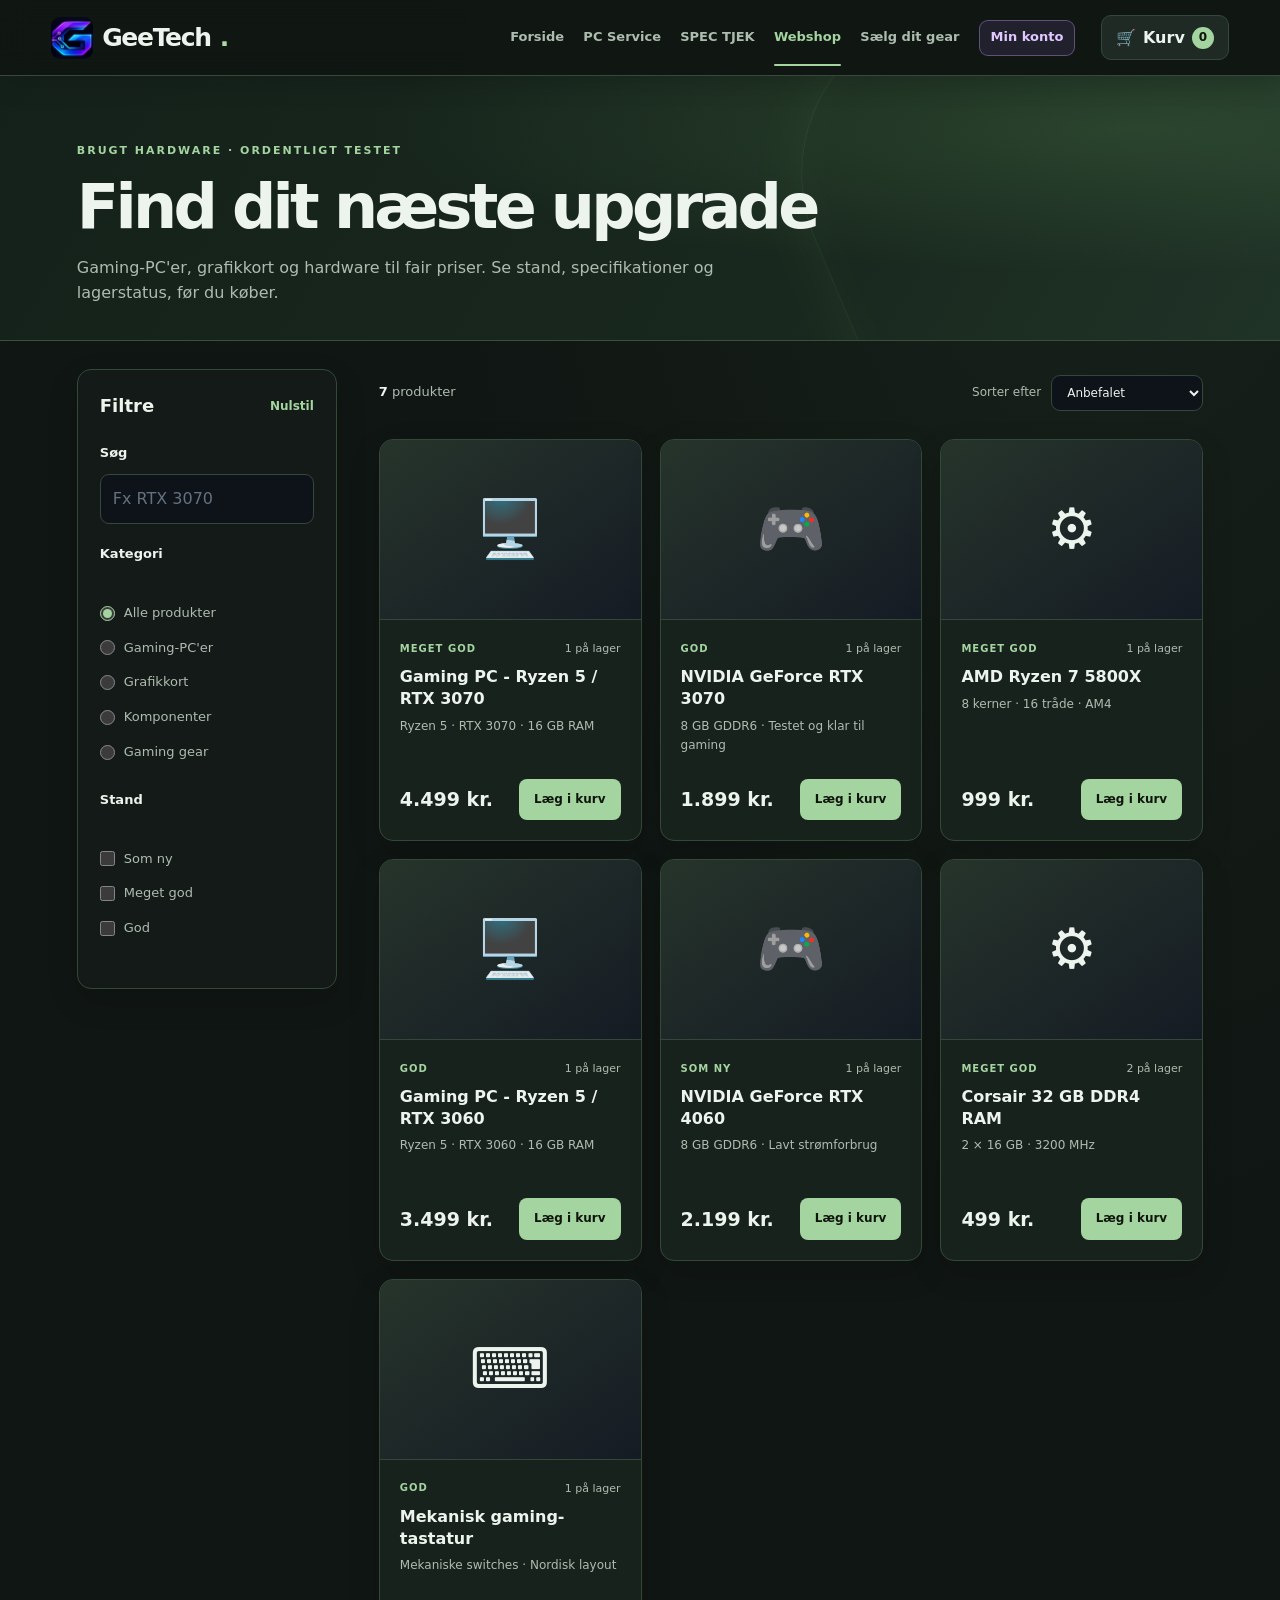
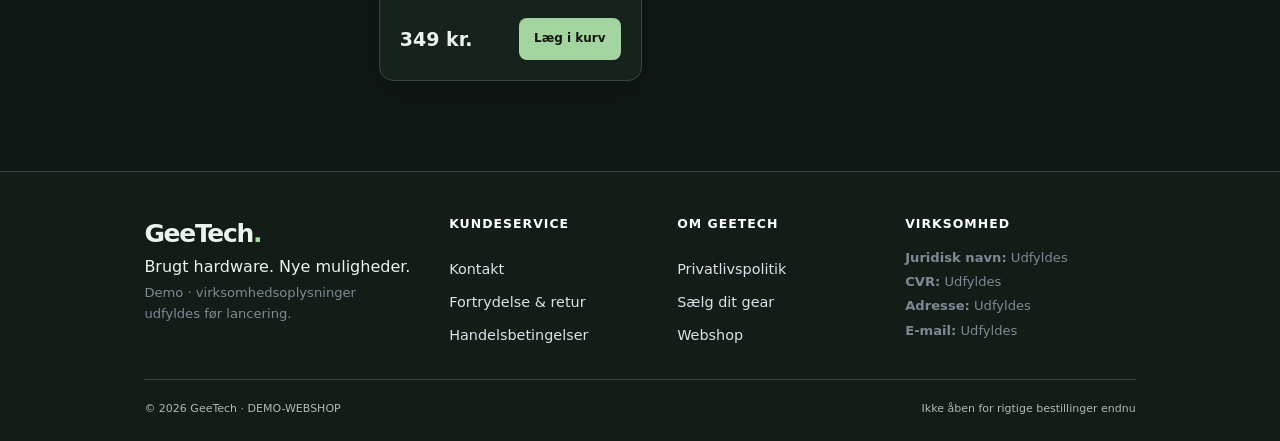
<file: shop.html>
<!DOCTYPE html>
<html lang="da">
<head>
  <meta charset="UTF-8">
  <meta name="viewport" content="width=device-width, initial-scale=1.0">
  <meta name="description" content="Find testet brugt PC-hardware, gaming-PC'er, grafikkort og komponenter hos GeeTech.">
  <meta name="theme-color" content="#0b0e13">
  <title>Webshop | GeeTech</title>
  <link rel="stylesheet" href="css/site.css?v=soft-green-purple-account-2">
  <script src="js/site.js" defer></script>
<link rel="stylesheet" href="css/navigation.css?v=neon-brand-1"></head>
<body data-page="shop">
  <a class="skip-link" href="#main-content">Spring til indhold</a>

  <header class="navbar site-header"><a href="index.html" class="logo site-brand" aria-label="GeeTech forside"><img class="gt-header-icon" src="assets/geetech-icon.webp" width="42" height="42" alt="" decoding="async">GeeTech<span>.</span></a><nav class="nav-links site-main-nav" aria-label="Hovednavigation"><a href="index.html">Forside</a><a href="service.html">PC Service</a><a href="upgrade-checker.html">SPEC TJEK</a><a href="shop.html" class="active" aria-current="page">Webshop</a><a href="sell.html">Sælg dit gear</a><a href="account.html">Min konto</a></nav><button class="cart-button site-action" id="cart-button" type="button" aria-label="Åbn kurv">🛒 <span>Kurv</span> <span id="cart-count">0</span></button></header>

  <main id="main-content">
    <section class="shop-hero">
      <div class="container">
        <p class="eyebrow">BRUGT HARDWARE · ORDENTLIGT TESTET</p>
        <h1>Find dit næste upgrade</h1>
        <p class="shop-intro">Gaming-PC'er, grafikkort og hardware til fair priser. Se stand, specifikationer og lagerstatus, før du køber.</p>
      </div>
    </section>

    <section class="shop-layout container" aria-label="Webshop">
      <aside class="shop-sidebar" aria-label="Produktfiltre">
        <div class="filter-header"><h2>Filtre</h2><button id="clear-filters" class="reset-button" type="button">Nulstil</button></div>
        <div class="filter-group search-group">
          <label for="product-search">Søg</label>
          <input type="search" id="product-search" name="product-search" placeholder="Fx RTX 3070" autocomplete="off">
        </div>
        <fieldset class="filter-group">
          <legend>Kategori</legend>
          <label class="filter-option"><input type="radio" name="category" value="all" checked><span>Alle produkter</span></label>
          <label class="filter-option"><input type="radio" name="category" value="pc"><span>Gaming-PC'er</span></label>
          <label class="filter-option"><input type="radio" name="category" value="gpu"><span>Grafikkort</span></label>
          <label class="filter-option"><input type="radio" name="category" value="component"><span>Komponenter</span></label>
          <label class="filter-option"><input type="radio" name="category" value="gear"><span>Gaming gear</span></label>
        </fieldset>
        <fieldset class="filter-group">
          <legend>Stand</legend>
          <label class="filter-option"><input type="checkbox" name="condition" value="som-ny"><span>Som ny</span></label>
          <label class="filter-option"><input type="checkbox" name="condition" value="meget-god"><span>Meget god</span></label>
          <label class="filter-option"><input type="checkbox" name="condition" value="god"><span>God</span></label>
        </fieldset>
      </aside>

      <div class="shop-content">
        <div class="shop-toolbar">
          <p><strong id="product-count">0</strong> produkter</p>
          <label class="sort-control" for="sort-products"><span>Sorter efter</span>
            <select id="sort-products" name="sort-products">
              <option value="recommended">Anbefalet</option>
              <option value="price-low">Pris: lav til høj</option>
              <option value="price-high">Pris: høj til lav</option>
              <option value="name">Navn: A–Å</option>
            </select>
          </label>
        </div>
        <div class="shop-product-grid" id="shop-products" aria-live="polite"></div>
        <div class="empty-state" id="empty-state" hidden>
          <div class="empty-icon" aria-hidden="true">⌕</div><h2>Ingen produkter fundet</h2><p>Prøv at ændre din søgning eller dine filtre.</p>
          <button type="button" class="button secondary" id="empty-reset-filters">Nulstil filtre</button>
        </div>
      </div>
    </section>
  </main>

  <footer class="site-footer legal-footer">
  <div class="container legal-footer-grid">
    <div class="footer-brand">
      <a href="index.html" class="logo" aria-label="GeeTech forside">GeeTech<span>.</span></a>
      <p>Brugt hardware. Nye muligheder.</p>
      <p class="footer-demo-note">Demo · virksomhedsoplysninger udfyldes før lancering.</p>
    </div>
    <div class="footer-column">
      <h2>Kundeservice</h2>
      <a href="kontakt.html">Kontakt</a>
      <a href="retur.html">Fortrydelse & retur</a>
      <a href="handelsbetingelser.html">Handelsbetingelser</a>
    </div>
    <div class="footer-column">
      <h2>Om GeeTech</h2>
      <a href="privatliv.html">Privatlivspolitik</a>
      <a href="sell.html">Sælg dit gear</a>
      <a href="shop.html">Webshop</a>
    </div>
    <div class="footer-company">
      <h2>Virksomhed</h2>
      <p><strong>Juridisk navn:</strong> Udfyldes</p>
      <p><strong>CVR:</strong> Udfyldes</p>
      <p><strong>Adresse:</strong> Udfyldes</p>
      <p><strong>E-mail:</strong> Udfyldes</p>
    </div>
  </div>
  <div class="container footer-bottom">
    <span>© 2026 GeeTech · DEMO-WEBSHOP</span>
    <span>Ikke åben for rigtige bestillinger endnu</span>
  </div>
</footer>

  <div class="toast" id="toast" role="status" aria-live="polite" aria-atomic="true"></div>
</body>
</html>
</file>
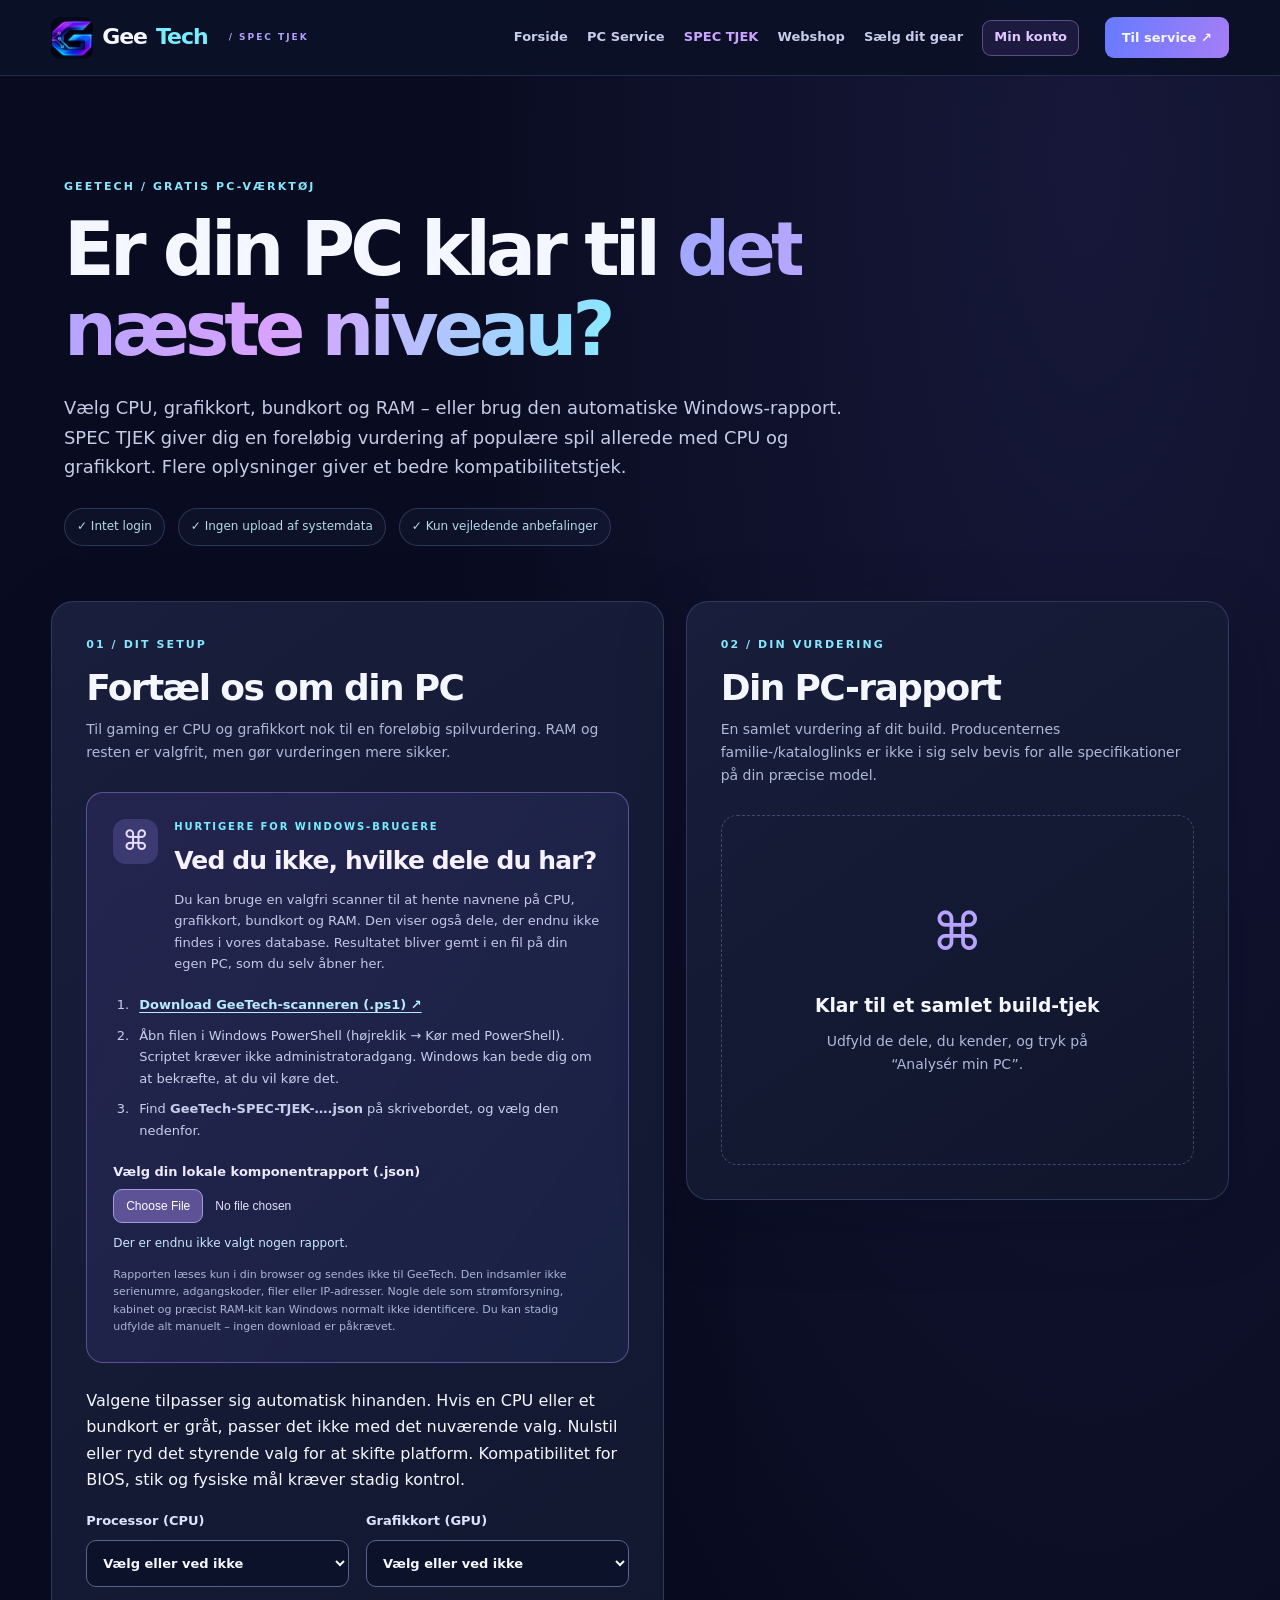
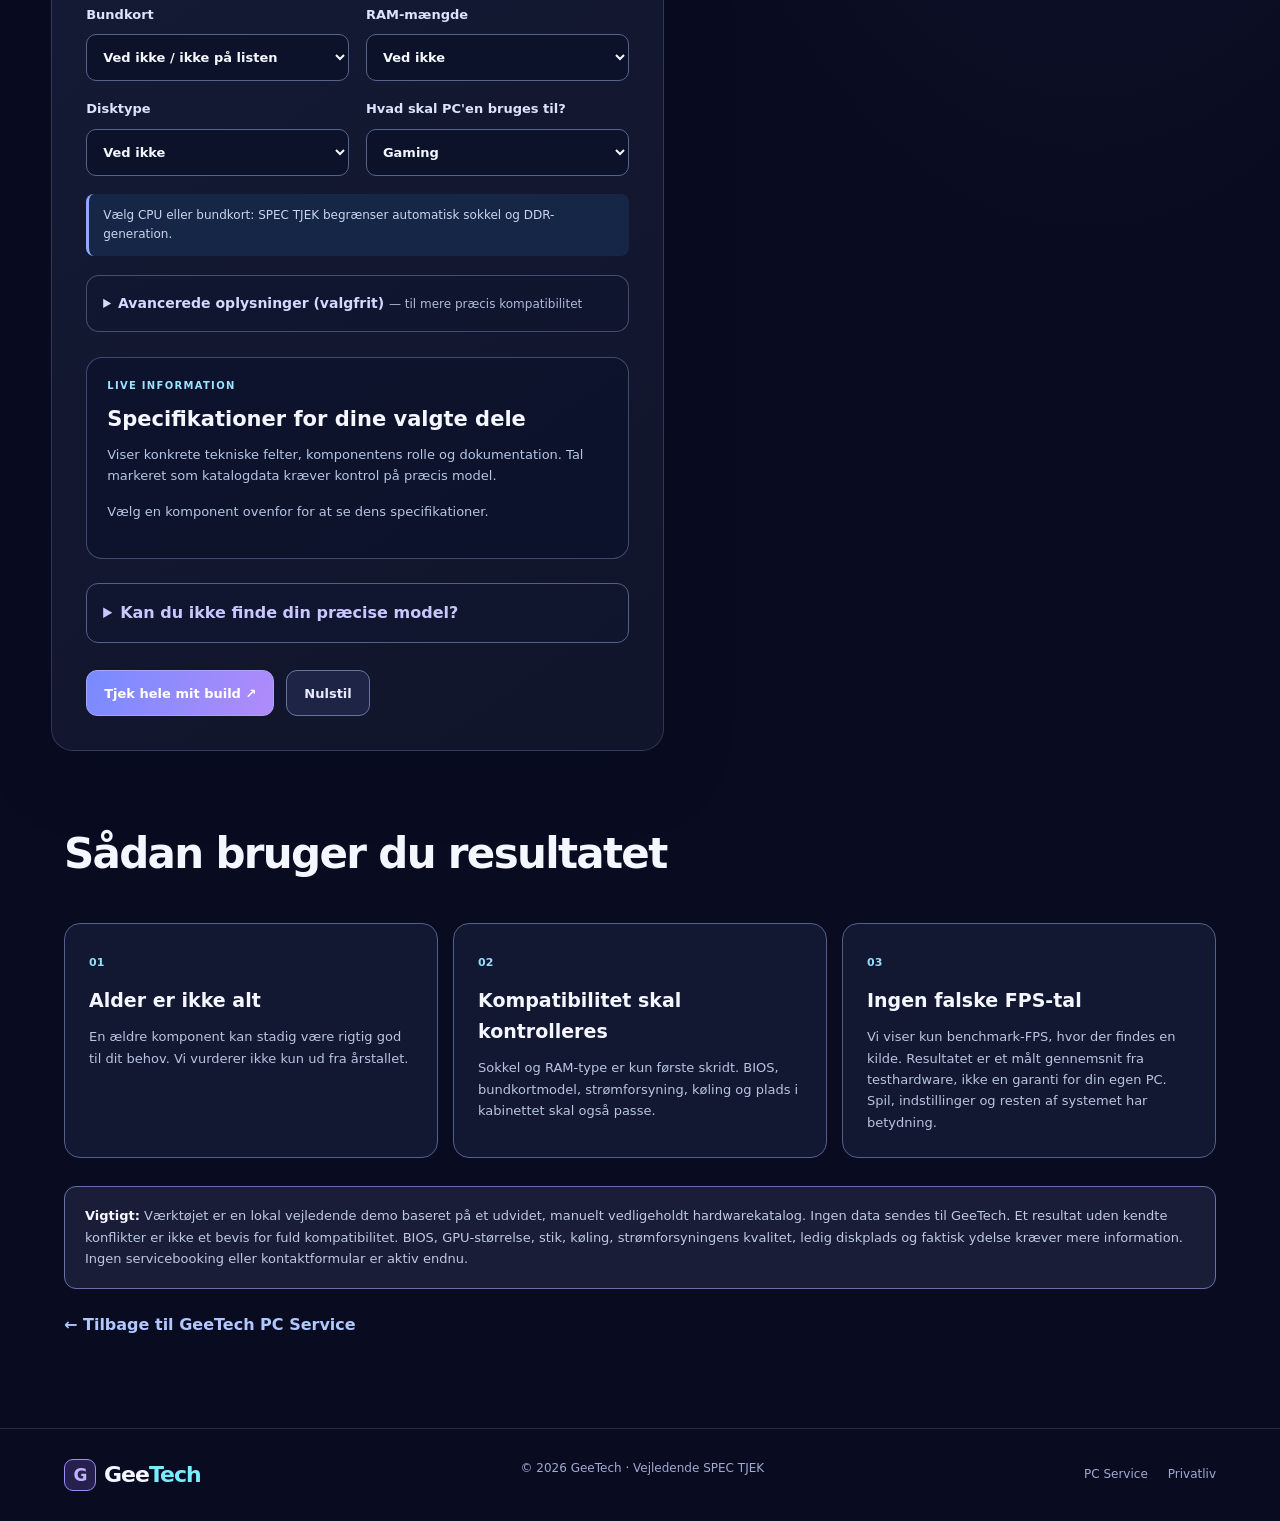
<file: upgrade-checker.html>
<!doctype html>
<html lang="da"><head>
<meta charset="utf-8"><meta name="viewport" content="width=device-width, initial-scale=1">
<meta name="theme-color" content="#0b1025">
<meta name="description" content="GeeTech SPEC TJEK: undersøg alder, egenskaber og mulige opgraderinger til din CPU, GPU, RAM og lager.">
<title>SPEC TJEK | GeeTech</title>
<link rel="stylesheet" href="css/service.css">
<link rel="stylesheet" href="css/navigation.css?v=neon-brand-1">
<link rel="stylesheet" href="css/upgrade-checker.css?v=4">
<script src="js/spec-database.js" defer></script><script src="js/spec-legacy-catalog.js?v=1" defer></script><script src="js/spec-enrichment.js?v=3" defer></script><script src="js/spec-extras.js" defer></script><script src="js/spec-games.js" defer></script><script src="js/spec-fps.js?v=2" defer></script><script src="js/spec-cpu-benchmarks.js?v=1" defer></script><script src="js/spec-analyzer.js?v=8" defer></script><script src="js/spec-interactive.js?v=4" defer></script><script src="js/spec-import.js?v=4" defer></script>
</head>
<body>
<a class="skip" href="#main">Spring til indhold</a>
<header class="nav site-header"><a class="logo site-brand" href="index.html" aria-label="GeeTech forside"><img class="gt-header-icon" src="assets/geetech-icon.webp" width="42" height="42" alt="" decoding="async"><span class="mark">G</span>Gee<span>Tech</span><small>/ SPEC TJEK</small></a><nav class="nav-links site-main-nav" aria-label="Hovednavigation"><a href="index.html">Forside</a><a href="service.html">PC Service</a><a href="upgrade-checker.html" class="active" aria-current="page">SPEC TJEK</a><a href="shop.html">Webshop</a><a href="sell.html">Sælg dit gear</a><a href="account.html">Min konto</a></nav><a class="nav-cta site-action" href="service.html">Til service ↗</a></header>
<main id="main">
<section class="checker-hero">
 <div class="checker-kicker">GEETECH / GRATIS PC-VÆRKTØJ</div>
 <h1>Er din PC klar til <em>det næste niveau?</em></h1>
 <p>Vælg CPU, grafikkort, bundkort og RAM – eller brug den automatiske Windows-rapport. SPEC TJEK giver dig en foreløbig vurdering af populære spil allerede med CPU og grafikkort. Flere oplysninger giver et bedre kompatibilitetstjek.</p>
 <div class="checker-promises"><span>✓ Intet login</span><span>✓ Ingen upload af systemdata</span><span>✓ Kun vejledende anbefalinger</span></div>
</section>
<div class="checker-shell">
<section class="checker-panel" aria-labelledby="check-title">
 <div class="checker-section-heading"><span>01 / DIT SETUP</span><h2 id="check-title">Fortæl os om din PC</h2><p>Til gaming er CPU og grafikkort nok til en foreløbig spilvurdering. RAM og resten er valgfrit, men gør vurderingen mere sikker.</p></div>
 <section class="checker-auto-import" aria-labelledby="auto-import-title">
 <div class="checker-auto-head"><span class="checker-auto-symbol" aria-hidden="true">⌘</span><div><p class="eyebrow">HURTIGERE FOR WINDOWS-BRUGERE</p><h3 id="auto-import-title">Ved du ikke, hvilke dele du har?</h3><p>Du kan bruge en valgfri scanner til at hente navnene på CPU, grafikkort, bundkort og RAM. Den viser også dele, der endnu ikke findes i vores database. Resultatet bliver gemt i en fil på din egen PC, som du selv åbner her.</p></div></div>
 <ol class="checker-auto-steps"><li><a href="tools/GeeTech-SPEC-TJEK.ps1" download>Download GeeTech-scanneren (.ps1) <span aria-hidden="true">↗</span></a></li><li>Åbn filen i Windows PowerShell (højreklik → Kør med PowerShell). Scriptet kræver ikke administratoradgang. Windows kan bede dig om at bekræfte, at du vil køre det.</li><li>Find <strong>GeeTech-SPEC-TJEK-….json</strong> på skrivebordet, og vælg den nedenfor.</li></ol>
 <label class="checker-import-label" for="checker-import-file">Vælg din lokale komponentrapport (.json)</label>
 <input id="checker-import-file" type="file" accept=".json,application/json" aria-describedby="checker-import-disclaimer">
 <p id="checker-import-status" role="status" class="checker-import-status">Der er endnu ikke valgt nogen rapport.</p>
 <div id="checker-detected" class="checker-detected" hidden></div><p id="checker-import-disclaimer" class="checker-import-disclaimer">Rapporten læses kun i din browser og sendes ikke til GeeTech. Den indsamler ikke serienumre, adgangskoder, filer eller IP-adresser. Nogle dele som strømforsyning, kabinet og præcist RAM-kit kan Windows normalt ikke identificere. Du kan stadig udfylde alt manuelt – ingen download er påkrævet.</p>
 </section>
<p class="checker-filter-intro">Valgene tilpasser sig automatisk hinanden. Hvis en CPU eller et bundkort er gråt, passer det ikke med det nuværende valg. Nulstil eller ryd det styrende valg for at skifte platform. Kompatibilitet for BIOS, stik og fysiske mål kræver stadig kontrol.</p><form id="pc-checker-form">
 <div class="checker-fields">
 <label>Processor (CPU)<select id="cpu" name="cpu"><option value="">Vælg eller ved ikke</option></select></label>
 <label>Grafikkort (GPU)<select id="gpu" name="gpu"><option value="">Vælg eller ved ikke</option></select></label>
 <label>Bundkort<select id="board" name="board"><option value="">Ved ikke / ikke på listen</option></select></label>
 <label>RAM-mængde<select id="ram" name="ram"><option value="">Ved ikke</option><option value="4">4 GB</option><option value="8">8 GB</option><option value="12">12 GB</option><option value="16">16 GB</option><option value="24">24 GB</option><option value="32">32 GB</option><option value="48">48 GB</option><option value="64">64 GB</option><option value="128">128 GB</option></select></label>
 <label>Disktype<select id="storage" name="storage"><option value="">Ved ikke</option><option value="hdd">HDD</option><option value="sata">SATA SSD</option><option value="nvme">NVMe SSD</option></select></label>
 <label>Hvad skal PC'en bruges til?<select id="use" name="use"><option value="gaming">Gaming</option><option value="general">Skole, kontor og internet</option><option value="creative">Video og kreativt arbejde</option><option value="stream">Gaming og streaming</option></select></label>
 </div>
 <details class="checker-advanced"><summary>Avancerede oplysninger (valgfrit) <span>— til mere præcis kompatibilitet</span></summary>
 <p>Disse oplysninger behøver du ikke kende. De bruges kun, hvis du ønsker et mere detaljeret tjek.</p>
 <div class="checker-fields">
 <label>RAM-type<select id="ramtype" name="ramtype"><option value="">Ved ikke</option><option>DDR3</option><option>DDR4</option><option>DDR5</option></select></label>
 <label>CPU-sokkel<select id="socket" name="socket"><option value="">Automatisk / ved ikke</option><option>AM4</option><option>AM5</option><option>LGA1151</option><option>LGA1200</option><option>LGA1700</option><option>LGA1851</option></select></label>
 <label>Strømforsyning<select id="psu" name="psu"><option value="">Ved ikke</option></select></label>
 <label>Kabinetstørrelse<select id="case" name="case"><option value="">Ved ikke</option></select></label>
 <label>Skærmopløsning<select id="resolution" name="resolution"><option value="">Ved ikke</option><option value="1080">1080p</option><option value="1440">1440p</option><option value="2160">4K</option></select></label>
 <label>Oplever du problemer?<select id="issue" name="issue"><option value="none">Ingen særlige problemer</option><option value="slow">Langsom PC</option><option value="fps">Lav FPS</option><option value="hot">Varme eller støj</option><option value="space">Mangel på plads</option><option value="crash">Nedbrud</option></select></label>
 <label>Spil til sammenligning<select id="game" name="game"><option value="all">Vis alle spil</option></select></label>
 <label>Diskkapacitet<select id="capacity" name="capacity"><option value="">Ved ikke</option><option value="128">128 GB</option><option value="256">256 GB</option><option value="512">512 GB</option><option value="1000">1 TB</option><option value="2000">2 TB</option><option value="4000">4 TB</option></select></label>
 <label>Præcis RAM-model<select id="ramkit" name="ramkit"><option value="">Ved ikke</option></select></label>
 <label>Præcis SSD-model<select id="drive" name="drive"><option value="">Ved ikke</option></select></label>
 <label>Præcis PSU-model<select id="psumodel" name="psumodel"><option value="">Ved ikke</option></select></label>
 <label>Præcis kabinetmodel<select id="casemodel" name="casemodel"><option value="">Ved ikke</option></select></label>
 </div></details>
 <section class="checker-live-info" aria-labelledby="live-spec-title"><div class="checker-live-heading"><span>LIVE INFORMATION</span><h3 id="live-spec-title">Specifikationer for dine valgte dele</h3><p>Viser konkrete tekniske felter, komponentens rolle og dokumentation. Tal markeret som katalogdata kræver kontrol på præcis model.</p></div><div id="checker-live-parts" class="checker-live-parts" aria-live="polite"><p>Vælg CPU, grafikkort eller bundkort for at se oplysninger.</p></div></section><details class="checker-extra"><summary>Kan du ikke finde din præcise model?</summary><p>Indtast modellen her. SPEC TJEK opfinder ikke tekniske data for ukendte modeller, men kan stadig bruge øvrige oplysninger.</p><div class="checker-fields"><label>Anden CPU<input id="cpu-custom" maxlength="100" placeholder="Fx Ryzen 7 5700G"></label><label>Andet grafikkort<input id="gpu-custom" maxlength="100" placeholder="Fx RTX 4070 Laptop"></label><label>Andet bundkort<input id="board-custom" maxlength="100" placeholder="Fx ASUS B550M-K"></label><label>Præcis strømforsyning / model<input id="psu-custom" maxlength="100" placeholder="Fx Corsair RM650x"></label></div></details>
 <div class="checker-actions"><button class="checker-primary" type="submit">Tjek hele mit build ↗</button><button class="checker-secondary" type="reset">Nulstil</button></div>
 </form>
</section>
<section class="checker-panel checker-results" aria-labelledby="results-title">
 <div class="checker-section-heading"><span>02 / DIN VURDERING</span><h2 id="results-title">Din PC-rapport</h2><p>En samlet vurdering af dit build. Producenternes familie-/kataloglinks er ikke i sig selv bevis for alle specifikationer på din præcise model.</p></div>
 <div id="checker-placeholder" class="checker-placeholder"><div class="checker-placeholder-icon" aria-hidden="true">⌘</div><h3>Klar til et samlet build-tjek</h3><p>Udfyld de dele, du kender, og tryk på “Analysér min PC”.</p></div>
 <div id="checker-output" hidden aria-live="polite">
  <div class="checker-status" id="checker-status"></div>
  <h3 class="checker-mini-title">Kompatibilitet</h3><div id="checker-compat" class="checker-advice"></div><h3 class="checker-mini-title">Dine komponenter</h3><div id="checker-part-cards" class="checker-part-cards"></div><section id="checker-games-section"><h3 class="checker-mini-title">Gaming og FPS</h3><div id="checker-fps" class="checker-fps"></div><p class="checker-source-note">Vi viser verificerede målte GPU-gennemsnit og separate CPU-gamingindeks, hvor der findes tests. De gælder ikke automatisk for hvert enkelt spil eller din præcise PC. For hvert spil sammenlignes fortsat officielle systemkrav. Spiludvalget er inspireret af <a href="https://steamdb.info/charts/" target="_blank" rel="noopener noreferrer">Steams populære titler</a> og kan ændre sig.</p><div id="checker-games" class="checker-games"></div></section>
  <h3 class="checker-mini-title">Muligheder og næste skridt</h3>
  <div id="checker-advice" class="checker-advice"></div>
  <div class="checker-export"><button class="checker-secondary" type="button" id="checker-copy">Kopiér rapport</button><button class="checker-secondary" type="button" id="checker-print">Print rapport</button><span id="checker-copy-feedback" role="status"></span></div>
 </div>
</section>
</div>
<section class="checker-explain">
 <h2>Sådan bruger du resultatet</h2>
 <div class="checker-explain-grid">
 <article><span>01</span><h3>Alder er ikke alt</h3><p>En ældre komponent kan stadig være rigtig god til dit behov. Vi vurderer ikke kun ud fra årstallet.</p></article>
 <article><span>02</span><h3>Kompatibilitet skal kontrolleres</h3><p>Sokkel og RAM-type er kun første skridt. BIOS, bundkortmodel, strømforsyning, køling og plads i kabinettet skal også passe.</p></article>
 <article><span>03</span><h3>Ingen falske FPS-tal</h3><p>Vi viser kun benchmark-FPS, hvor der findes en kilde. Resultatet er et målt gennemsnit fra testhardware, ikke en garanti for din egen PC. Spil, indstillinger og resten af systemet har betydning.</p></article>
 </div>
 <div class="checker-warning"><strong>Vigtigt:</strong> Værktøjet er en lokal vejledende demo baseret på et udvidet, manuelt vedligeholdt hardwarekatalog. Ingen data sendes til GeeTech. Et resultat uden kendte konflikter er ikke et bevis for fuld kompatibilitet. BIOS, GPU-størrelse, stik, køling, strømforsyningens kvalitet, ledig diskplads og faktisk ydelse kræver mere information. Ingen servicebooking eller kontaktformular er aktiv endnu.</div>
 <p class="checker-back"><a href="service.html">← Tilbage til GeeTech PC Service</a></p>
</section>
</main>
<footer><a class="logo" href="index.html"><span class="mark">G</span>Gee<span>Tech</span></a><p>© 2026 GeeTech · Vejledende SPEC TJEK</p><div><a href="service.html">PC Service</a><a href="privatliv.html">Privatliv</a></div></footer>
</body></html>
</file>
<file: css/landing.css>
:root{color-scheme:dark}*{box-sizing:border-box}html,body{margin:0;min-height:100%;font-family:Inter,ui-sans-serif,system-ui,-apple-system,"Segoe UI",sans-serif;background:#090e17;color:white}a{text-decoration:none;color:inherit}.skip{position:absolute;left:12px;top:-100px;z-index:100;background:white;color:black;padding:12px}.skip:focus{top:12px}.top{height:70px;display:flex;align-items:center;justify-content:space-between;gap:12px;padding:0 clamp(18px,3vw,48px);background:#090e17;border-bottom:1px solid #ffffff2c;position:relative;z-index:10}.logo{font-size:23px;font-weight:950;letter-spacing:-.065em;white-space:nowrap}.logo span{color:#8abbfa}.logo b{color:#b4ff73}.subtitle{font-weight:800;font-size:10px;letter-spacing:.22em;color:#9baabb}.contact{font-weight:800;font-size:11px;letter-spacing:.1em;border:1px solid #67768a;padding:10px 16px;border-radius:8px}.contact:hover{background:#ffffff14}.split{position:relative;isolation:isolate;height:calc(100svh - 106px);min-height:600px;overflow:hidden;background:#080c12}.choice{position:absolute;inset:0;display:block;overflow:hidden}.choice-service{z-index:2;clip-path:polygon(0 0,64% 0,36% 100%,0 100%)}.choice-shop{z-index:1;clip-path:polygon(64% 0,100% 0,100% 100%,36% 100%)}.photo,.shade{position:absolute;inset:0;display:block}.choice-service .photo{background:#172b59 url('../assets/service-preview.webp') 35% center/cover no-repeat}.choice-shop .photo{background:#0a1c10 url('../assets/shop-preview.webp') 65% center/cover no-repeat}.photo{transition:transform .75s cubic-bezier(.2,.8,.2,1),filter .45s;filter:brightness(.75)}.shade{background:linear-gradient(0deg,#060b19e8 0%,#10182e5c 46%,#0a153033 100%);transition:background .35s}.choice-shop .shade{background:linear-gradient(0deg,#030c07eb 0%,#07160b70 45%,#07130835 100%)}.choice:hover .photo,.choice:focus-visible .photo{transform:scale(1.045);filter:brightness(.95) saturate(1.13)}.choice:focus-visible{outline:6px solid #fff;outline-offset:-10px}.content{position:absolute;bottom:clamp(42px,9vh,110px);display:flex;flex-direction:column;align-items:flex-start;gap:12px;z-index:3;filter:drop-shadow(0 3px 17px #000b);transition:transform .35s}.choice-service .content{left:clamp(22px,5vw,92px)}.choice-shop .content{right:clamp(22px,5vw,92px);align-items:flex-end;text-align:right}.choice:hover .content{transform:translateY(-12px)}.eyebrow{font-size:11px;font-weight:850;letter-spacing:.25em;color:#a6ccff}.choice-shop .eyebrow{color:#c3ffa0}.heading{font-size:clamp(54px,7.8vw,136px);font-weight:950;letter-spacing:-.09em;line-height:1}.choice-service .dot{color:#a6adff}.choice-shop .dot{color:#b6ff6c}.caption{font-size:clamp(9px,1vw,13px);font-weight:750;letter-spacing:.12em;color:#d5e3f8}.choice-shop .caption{color:#d5efd0}.action{margin-top:8px;min-width:190px;display:inline-flex;justify-content:space-between;gap:30px;padding:14px 17px;border:1px solid #a1c7fdc4;background:#1a2b54a6;border-radius:9px;font-size:11px;font-weight:900;letter-spacing:.09em;transition:background .25s,border-color .25s,transform .25s}.choice-shop .action{border-color:#b9ff83a8;background:#142d15c9}.choice:hover .action{background:#516eff70;transform:translateY(-2px)}.choice-shop:hover .action{background:#4b9b3470}.diagonal-glow{position:absolute;inset:0;z-index:4;pointer-events:none;background:linear-gradient(113deg,transparent 48.9%,#e3f5ff33 49.5%,#1120384d 50%,transparent 50.5%);opacity:.7}.bottom{height:36px;background:#090e17;color:#92a0b0;font-size:9px;letter-spacing:.12em;display:flex;align-items:center;justify-content:space-between;padding:0 clamp(16px,3vw,48px)}@media(max-width:800px){.split{height:calc(100svh - 106px);min-height:510px}.choice-service{clip-path:polygon(0 0,67% 0,33% 100%,0 100%)}.choice-shop{clip-path:polygon(67% 0,100% 0,100% 100%,33% 100%)}.heading{font-size:clamp(34px,8vw,75px)}.choice-service .content{left:15px}.choice-shop .content{right:15px}.content{bottom:40px;gap:8px}.action{font-size:9px;min-width:0;padding:10px;gap:14px}.caption{max-width:240px}.subtitle{display:none}}@media(max-width:520px){.top{height:60px}.split{height:calc(100svh - 96px);min-height:490px}.heading{font-size:clamp(30px,8vw,48px)}.eyebrow{font-size:8px;letter-spacing:.12em}.caption{font-size:8px;letter-spacing:0;max-width:120px;line-height:1.5}.content{bottom:35px}.action{font-size:8px;padding:9px 6px;gap:7px}.bottom{font-size:7px;padding:0 10px;gap:10px}.diagonal-glow{opacity:.4}}@media(prefers-reduced-motion:reduce){.photo,.content,.action{transition:none!important}}
/* Explicit image elements: avoid relying on CSS backgrounds for previews. */
.choice .photo{width:100%;height:100%;object-fit:cover;display:block;max-width:none}.choice-service .photo{object-position:30% 50%;background:#172b59}.choice-shop .photo{object-position:70% 50%;background:#0a1c10}
</file>
<file: css/navigation.css>
/* GeeTech shared navigation: same geometry across landing, service, shop and account.
   On wide screens the menu is right-aligned on every page, as on Min konto. */
.site-header.site-header{
 display:grid;grid-template-columns:minmax(0,1fr) max-content max-content;
 align-items:center;column-gap:clamp(12px,2vw,30px);
 min-height:76px;height:auto;
 padding:12px clamp(18px,4vw,72px);
}
.site-header .site-brand{grid-column:1;justify-self:start;min-width:0}
@media(min-width:1101px){
 .site-header.site-header:not(:has(.site-action)){
  grid-template-columns:minmax(0,1fr) max-content;
 }
 .site-header.site-header:not(:has(.site-action)) .site-main-nav{grid-column:2}
}
.site-header .site-main-nav{
 grid-column:2;display:flex;flex-direction:row;
 align-items:center;justify-content:flex-end;gap:clamp(12px,1.5vw,25px);
 width:max-content;min-width:0;margin:0 0 0 auto;padding:0;justify-self:end;
 position:static;order:initial;
}
.site-header .site-main-nav a{
 display:inline-flex;align-items:center;justify-content:center;
 white-space:nowrap;font-size:13px;font-weight:700;text-decoration:none;
 line-height:1.4;min-height:36px;
}
.site-header .site-action{grid-column:3;justify-self:end;white-space:nowrap}
.site-header .site-action:empty{display:none}
.site-header .site-main-nav a[href="account.html"]{
 border-radius:9px;border:1px solid rgba(181,145,230,.43);
 background:rgba(144,96,210,.14);color:#dfc7ff;
 padding:7px 11px;
}
.site-header .site-main-nav a[href="account.html"]:hover,
.site-header .site-main-nav a[href="account.html"].active{
 border-color:#c39aea;background:rgba(146,95,209,.28);color:#f7edff;
}
.site-header .site-main-nav a[aria-current="page"]:not([href="account.html"]){color:var(--accent,#c9a5ff)}
.site-header .site-brand .account-brand-tag{white-space:nowrap}
@media(max-width:1100px){
 .site-header.site-header{
  grid-template-columns:minmax(0,1fr) auto;
  grid-template-rows:auto auto;
  row-gap:8px;padding:12px 18px;
 }
 .site-header .site-brand{grid-column:1;grid-row:1}
 .site-header .site-action{grid-column:2;grid-row:1}
 .site-header .site-main-nav{
  grid-column:1/-1;grid-row:2;order:initial;
  width:100%;max-width:100%;min-width:0;justify-content:flex-end;
  flex-wrap:nowrap;overflow-x:auto;overscroll-behavior-x:contain;
  scrollbar-width:thin;padding:4px 2px 7px;margin:0;
 }
}
@media(max-width:600px){
 .site-header .site-main-nav{justify-content:flex-start;gap:12px}
 .site-header .site-main-nav a{font-size:12px}
 .site-header .site-brand{font-size:21px}
 .site-header .site-action{font-size:12px}
 .site-header .site-brand small{display:none}
}
@media(prefers-reduced-motion:reduce){.site-header .site-main-nav a{transition:none}}

/* Brand refresh: actual neon GeeTech G artwork on all pages.
   Keep the pre-existing right-aligned navigation and the original wordmarks. */
.site-header .site-brand{
 display:inline-flex;align-items:center;gap:clamp(5px,.7vw,10px);
 max-width:100%;text-decoration:none;
}
.site-header .site-brand .gt-header-icon{
 display:block;flex:0 0 42px;width:42px;height:42px;
 object-fit:contain;border-radius:9px;
}
.site-header .site-brand .mark{display:none}
.site-header .site-brand small,
.site-header .site-brand .account-brand-tag{flex-shrink:0}
@media(max-width:600px){
 .site-header .site-brand .gt-header-icon{width:34px;height:34px;flex-basis:34px}
}
.gt-landing-footer-logo{width:32px;height:32px;object-fit:contain;vertical-align:middle;flex:none}
.device-center .device-icon img{width:100%;height:100%;max-width:95px;max-height:95px;object-fit:contain}

@media(max-width:520px){.gt-landing-footer-logo{width:24px;height:24px}}
</file>
<file: css/site.css>
:root{--bg:#0b0e13;--surface:#121720;--surface-2:#171d27;--surface-3:#1d2531;--text:#f4f7f5;--muted:#9ba6b2;--border:#28313d;--accent:#a3ff5f;--accent-soft:rgba(163,255,95,.10);--danger:#ff7d7d;--radius:14px;--shadow:0 18px 50px rgba(0,0,0,.22);--max:1400px}
*{box-sizing:border-box;margin:0;padding:0}html{scroll-behavior:smooth;color-scheme:dark}body{min-height:100vh;background:var(--bg);color:var(--text);font-family:Inter,ui-sans-serif,system-ui,-apple-system,BlinkMacSystemFont,"Segoe UI",sans-serif;line-height:1.6;-webkit-font-smoothing:antialiased}a{color:inherit;text-decoration:none}button,input,select{font:inherit}button{cursor:pointer}img{max-width:100%;display:block}section{scroll-margin-top:90px}.container{width:min(var(--max),88%);margin-inline:auto}.skip-link{position:fixed;left:16px;top:-60px;z-index:999;background:var(--accent);color:#10150b;padding:10px 14px;border-radius:8px;font-weight:800}.skip-link:focus{top:16px}a:focus-visible,button:focus-visible,input:focus-visible,select:focus-visible{outline:3px solid rgba(163,255,95,.45);outline-offset:3px}

/* Navigation */
.navbar{min-height:76px;padding:0 max(6%,calc((100% - var(--max))/2));display:flex;align-items:center;justify-content:space-between;gap:28px;border-bottom:1px solid var(--border);background:rgba(11,14,19,.94);backdrop-filter:blur(14px);position:sticky;top:0;z-index:50}.logo{font-size:25px;font-weight:900;letter-spacing:-1.2px}.logo span{color:var(--accent)}.nav-links{display:flex;align-items:center;gap:30px}.nav-links a{color:var(--muted);font-size:14px;font-weight:650;position:relative;transition:color .2s}.nav-links a:hover,.nav-links a.active{color:var(--text)}.nav-links a.active::after{content:"";position:absolute;left:0;right:0;bottom:-10px;height:2px;background:var(--accent);border-radius:10px}.cart-button{display:inline-flex;align-items:center;gap:7px;background:var(--surface-2);border:1px solid var(--border);color:var(--text);padding:9px 14px;border-radius:10px;font-weight:700;transition:border-color .2s,background .2s}.cart-button:hover{border-color:#465261;background:var(--surface-3)}#cart-count{display:inline-grid;place-items:center;min-width:22px;height:22px;padding:0 6px;border-radius:999px;background:var(--accent);color:#10150b;font-size:12px;font-weight:900}

/* Shared */
.eyebrow{color:var(--accent);font-size:11px;font-weight:850;letter-spacing:2px;margin-bottom:14px}.button{display:inline-flex;align-items:center;justify-content:center;gap:8px;border:1px solid transparent;padding:12px 20px;border-radius:10px;font-weight:800;font-size:14px;transition:transform .2s,border-color .2s,background .2s}.button:hover{transform:translateY(-2px)}.primary{background:var(--accent);color:#10150b}.primary:hover{background:#bdff91}.secondary{background:transparent;border-color:var(--border);color:var(--text)}.secondary:hover{border-color:#536171;background:rgba(255,255,255,.025)}.text-link,.card-link{color:var(--accent);font-size:13px;font-weight:750}.section{padding:78px max(6%,calc((100% - var(--max))/2))}.section-heading{display:flex;justify-content:space-between;align-items:end;gap:24px;margin-bottom:30px}.section-heading h2,.sell-content h2{font-size:clamp(28px,3vw,38px);line-height:1.15;letter-spacing:-1.3px}

/* Home hero */
.hero{width:min(var(--max),88%);margin-inline:auto;padding:86px 0;display:grid;grid-template-columns:1.08fr .92fr;align-items:center;gap:64px;min-height:610px}.hero h1{font-size:clamp(44px,5vw,72px);line-height:1.04;letter-spacing:-3.5px;margin-bottom:24px}.hero h1 span{color:var(--accent)}.hero-description{max-width:560px;color:var(--muted);font-size:17px;margin-bottom:30px}.hero-buttons{display:flex;gap:12px;flex-wrap:wrap}.hero-trust{display:flex;gap:20px;flex-wrap:wrap;margin-top:34px;color:var(--muted);font-size:12px}.hero-trust span:first-child{color:var(--accent)}.hero-card{min-height:380px;padding:38px;border:1px solid #34404c;border-radius:22px;background:radial-gradient(ellipse at 82% 18%,rgba(105,142,79,.35) 0%,transparent 48%),linear-gradient(145deg,#1b222c,#0e1218);display:flex;flex-direction:column;justify-content:center;overflow:hidden;box-shadow:var(--shadow)}.hero-card-label{color:var(--accent);font-size:10px;font-weight:800;letter-spacing:2px}.hero-symbol{font-size:104px;line-height:1.1;font-weight:950;color:var(--accent);margin-top:18px;letter-spacing:-9px}.hero-card h2{font-size:32px;line-height:1.08;letter-spacing:2px}.hero-card p{color:var(--muted);font-size:13px;margin-top:15px}

/* Categories */
.category-grid{display:grid;grid-template-columns:repeat(4,minmax(0,1fr));gap:16px}.category-card{min-height:190px;background:var(--surface);border:1px solid var(--border);padding:24px;border-radius:var(--radius);display:flex;flex-direction:column;transition:transform .2s,border-color .2s,background .2s}.category-card:hover{border-color:#506043;background:#151b23;transform:translateY(-3px)}.category-icon{display:block;font-size:30px;margin-bottom:18px}.category-card h3{font-size:17px}.category-card p{color:var(--muted);font-size:13px;margin-top:4px}.category-card .card-link{margin-top:auto;padding-top:20px}

/* Products */
.products-section{background:#0e1218}.product-grid,.shop-product-grid{display:grid;grid-template-columns:repeat(4,minmax(0,1fr));gap:18px}.shop-product-grid{grid-template-columns:repeat(3,minmax(0,1fr))}.product-card{border:1px solid var(--border);background:var(--surface);border-radius:var(--radius);overflow:hidden;display:flex;flex-direction:column;min-width:0;transition:transform .2s,border-color .2s,box-shadow .2s}.product-card:hover{border-color:#4a5842;transform:translateY(-3px);box-shadow:0 14px 32px rgba(0,0,0,.16)}.product-image{height:180px;background:linear-gradient(145deg,var(--surface-3),#151b24);display:grid;place-items:center;font-size:56px;border-bottom:1px solid var(--border)}.product-info{padding:18px;display:flex;flex-direction:column;flex:1}.product-meta{display:flex;justify-content:space-between;gap:10px;align-items:center}.product-condition{color:var(--accent);font-size:10px;font-weight:850;text-transform:uppercase;letter-spacing:1px}.stock{color:var(--muted);font-size:11px}.product-info h3{font-size:16px;margin:9px 0 7px;line-height:1.35}.product-description{color:var(--muted);font-size:12px;min-height:39px}.product-bottom{display:flex;justify-content:space-between;align-items:center;gap:10px;margin-top:auto;padding-top:20px}.product-price{font-size:19px;font-weight:850;white-space:nowrap}.add-cart{border:1px solid transparent;background:var(--accent);color:#10150b;padding:9px 12px;border-radius:8px;font-size:12px;font-weight:850}.add-cart:hover{background:#bdff91}.add-cart:disabled{opacity:.5;cursor:not-allowed}

/* Sell + footer */
.sell-section{width:min(var(--max),88%);margin:76px auto;padding:54px;border:1px solid #35402f;border-radius:20px;background:radial-gradient(ellipse at 90% 50%,rgba(65,91,50,.38) 0%,transparent 50%),var(--surface);display:grid;grid-template-columns:1fr 1fr;align-items:center;gap:32px}.sell-content>p:not(.eyebrow){color:var(--muted);font-size:14px;max-width:520px;margin:20px 0 25px}.sell-graphic{font-size:clamp(28px,4vw,48px);font-weight:950;text-align:right;line-height:1.25;letter-spacing:-2px;color:var(--accent)}.sell-graphic span{display:block}.footer{padding:42px max(6%,calc((100% - var(--max))/2)) 22px;border-top:1px solid var(--border)}.footer>p{color:var(--muted);font-size:13px;margin-top:8px}.footer-bottom{display:flex;justify-content:space-between;gap:20px;border-top:1px solid var(--border);margin-top:28px;padding-top:18px;color:var(--muted);font-size:11px}

/* Shop */
.shop-hero{padding:66px 0 34px}.shop-hero h1{font-size:clamp(38px,5vw,62px);line-height:1.08;letter-spacing:-2.6px;margin:7px 0 14px}.shop-intro{max-width:700px;color:var(--muted);font-size:16px}.shop-layout{padding:28px 0 90px;display:grid;grid-template-columns:260px minmax(0,1fr);gap:42px}.shop-sidebar{background:rgba(255,255,255,.018);border:1px solid var(--border);border-radius:var(--radius);padding:22px;align-self:start;position:sticky;top:98px}.filter-header{display:flex;justify-content:space-between;align-items:center;margin-bottom:22px}.filter-header h2{font-size:18px}.reset-button{background:transparent;border:0;color:var(--accent);font-size:12px;font-weight:800}.reset-button:hover{text-decoration:underline}.filter-group{border:0;min-width:0;padding:20px 0;border-top:1px solid var(--border)}.search-group{border-top:0;padding-top:0}.filter-group legend,.filter-group>label:first-child{display:block;width:100%;margin-bottom:11px;color:var(--text);font-size:13px;font-weight:800}.filter-group legend{padding:0}#product-search{width:100%;padding:11px 12px;background:#0e131a;color:var(--text);border:1px solid var(--border);border-radius:9px}#product-search::placeholder{color:#65717e}.filter-option{display:flex;align-items:center;gap:9px;padding:7px 0;color:var(--muted);font-size:13px;cursor:pointer}.filter-option:hover{color:var(--text)}.filter-option input{accent-color:var(--accent);width:15px;height:15px}.shop-content{min-width:0}.shop-toolbar{min-height:48px;display:flex;justify-content:space-between;align-items:center;gap:20px;margin-bottom:22px}.shop-toolbar p{color:var(--muted);font-size:13px}.shop-toolbar strong{color:var(--text)}.sort-control{display:flex;align-items:center;gap:10px;color:var(--muted);font-size:12px}#sort-products{background:#0e131a;color:var(--text);border:1px solid var(--border);border-radius:9px;padding:9px 34px 9px 11px}.empty-state{text-align:center;padding:70px 30px;background:rgba(255,255,255,.018);border:1px dashed #36404c;border-radius:var(--radius)}.empty-icon{font-size:40px;color:var(--muted);margin-bottom:8px}.empty-state h2{font-size:22px;margin-bottom:8px}.empty-state p{color:var(--muted);margin-bottom:20px}

/* Toast */
.toast{position:fixed;bottom:24px;right:24px;max-width:min(380px,calc(100vw - 48px));background:var(--accent);color:#10150b;padding:13px 18px;border-radius:10px;font-size:13px;font-weight:800;opacity:0;transform:translateY(14px);pointer-events:none;transition:.22s;z-index:100;box-shadow:var(--shadow)}.toast.show{opacity:1;transform:translateY(0)}

@media(max-width:1050px){.hero{gap:34px}.category-grid,.product-grid{grid-template-columns:repeat(2,minmax(0,1fr))}.shop-layout{grid-template-columns:220px minmax(0,1fr);gap:25px}.shop-product-grid{grid-template-columns:repeat(2,minmax(0,1fr))}}
@media(max-width:760px){.navbar{padding:14px 5%;flex-wrap:wrap;gap:14px}.nav-links{order:3;width:100%;justify-content:space-between;gap:8px;overflow-x:auto;padding-bottom:2px}.nav-links a{font-size:12px;white-space:nowrap}.nav-links a.active::after{bottom:-5px}.hero{grid-template-columns:1fr;padding:54px 0;min-height:auto}.hero-visual{display:none}.section{padding:58px 5%}.section-heading{align-items:flex-start}.shop-hero{padding:46px 0 24px}.container{width:90%}.shop-layout{display:block;padding-top:18px}.shop-sidebar{position:static;margin-bottom:28px}.shop-toolbar{align-items:flex-start;flex-direction:column}.sort-control{width:100%;justify-content:space-between}#sort-products{flex:1;max-width:230px}.shop-product-grid{grid-template-columns:1fr}.sell-section{width:90%;margin:48px auto;padding:30px 23px;grid-template-columns:1fr}.sell-graphic{text-align:left}.footer{padding-left:5%;padding-right:5%}.footer-bottom{flex-direction:column;gap:7px}.toast{left:5%;right:5%;bottom:18px;max-width:none}}
@media(max-width:480px){.category-grid,.product-grid{grid-template-columns:1fr}.hero h1{letter-spacing:-2.3px}.section-heading{flex-direction:column}.product-image{height:165px}.cart-button{padding:8px 11px}.nav-links{justify-content:flex-start;gap:18px}}
@media(prefers-reduced-motion:reduce){html{scroll-behavior:auto}*,*::before,*::after{transition:none!important;animation:none!important}}

/* Product detail + card UX */
.product-image-link{cursor:pointer}.product-image-link:hover{background:linear-gradient(145deg,#222b38,#18202a)}.product-info h3 a{transition:color .18s}.product-info h3 a:hover{color:var(--accent)}
.shop-product-grid{grid-template-columns:repeat(3,minmax(230px,1fr))}.shop-product-grid .product-info{padding:20px}.shop-product-grid .add-cart{min-width:96px;padding:10px 14px}.shop-product-grid .product-description{min-height:42px}
.product-page{padding:42px 0 88px}.back-link{display:inline-block;color:var(--muted);font-size:13px;font-weight:700;margin-bottom:28px}.back-link:hover{color:var(--accent)}.product-detail-grid{display:grid;grid-template-columns:minmax(0,1.05fr) minmax(340px,.95fr);gap:54px;align-items:start}.product-gallery{min-width:0}.product-main-visual{min-height:480px;border:1px solid var(--border);border-radius:22px;background:radial-gradient(circle at 70% 25%,rgba(163,255,95,.08),transparent 36%),linear-gradient(145deg,var(--surface-3),#111720);display:grid;place-items:center;box-shadow:var(--shadow)}.product-main-visual span{font-size:128px}.gallery-note{color:var(--muted);font-size:12px;margin-top:12px}.product-buy-panel{padding:14px 0}.product-kicker{color:var(--accent);font-size:11px;font-weight:850;text-transform:uppercase;letter-spacing:1.5px}.product-buy-panel h1{font-size:clamp(34px,4vw,54px);line-height:1.06;letter-spacing:-2.2px;margin:12px 0 14px}.product-lead{color:var(--muted);font-size:16px;max-width:580px}.product-detail-price{font-size:34px;font-weight:900;margin:26px 0 6px}.availability{color:var(--accent);font-size:13px;font-weight:750}.product-trust-list{list-style:none;margin:26px 0;display:grid;gap:11px;color:#c3ccd5;font-size:13px}.product-trust-list li::before{content:"✓";color:var(--accent);font-weight:900;margin-right:10px}.product-add-button{width:100%;min-height:50px}.product-details-section{display:grid;grid-template-columns:1.1fr 1fr 1fr;gap:18px;margin-top:54px}.detail-card{border:1px solid var(--border);background:var(--surface);border-radius:var(--radius);padding:26px}.detail-card h2{font-size:21px;margin-bottom:16px}.detail-copy{color:var(--muted);font-size:14px}.spec-list{display:grid}.spec-list>div{display:flex;justify-content:space-between;gap:24px;padding:11px 0;border-top:1px solid var(--border);font-size:13px}.spec-list dt{color:var(--muted)}.spec-list dd{text-align:right;font-weight:700}.product-not-found{max-width:650px;margin:70px auto;text-align:center}.product-not-found h1{font-size:38px;margin-bottom:10px}.product-not-found p{color:var(--muted);margin-bottom:24px}
@media(max-width:1150px){.shop-product-grid{grid-template-columns:repeat(2,minmax(230px,1fr))}.product-detail-grid{gap:34px}.product-details-section{grid-template-columns:1fr 1fr}.product-details-section .detail-card:first-child{grid-row:span 2}}
@media(max-width:760px){.product-page{padding-top:28px}.product-detail-grid{grid-template-columns:1fr}.product-main-visual{min-height:330px}.product-main-visual span{font-size:94px}.product-buy-panel h1{font-size:38px}.product-details-section{grid-template-columns:1fr}.product-details-section .detail-card:first-child{grid-row:auto}.shop-product-grid{grid-template-columns:1fr}.shop-product-grid .product-bottom{flex-direction:row}}
@media(max-width:420px){.shop-product-grid .product-bottom{align-items:stretch;flex-direction:column}.shop-product-grid .add-cart{width:100%}}

/* Sell flow */
.sell-page{padding:64px 0 96px}.sell-page-intro{max-width:760px;margin-bottom:38px}.sell-page-intro h1{font-size:clamp(38px,5vw,62px);line-height:1.06;letter-spacing:-2.7px;margin-bottom:14px}.sell-page-intro>p:last-child{color:var(--muted);font-size:16px;max-width:680px}.sell-flow-layout{display:grid;grid-template-columns:280px minmax(0,1fr);gap:28px;align-items:start}.sell-progress-card,.sell-form-card{border:1px solid var(--border);background:var(--surface);border-radius:20px}.sell-progress-card{padding:24px;position:sticky;top:100px}.sell-progress-label{font-size:12px;text-transform:uppercase;letter-spacing:1.4px;color:var(--muted);font-weight:850;margin-bottom:18px}.sell-progress{list-style:none;display:grid;gap:6px}.sell-progress li{display:flex;align-items:center;gap:12px;padding:11px;border-radius:11px;color:var(--muted)}.sell-progress li>span{display:grid;place-items:center;flex:0 0 30px;height:30px;border:1px solid var(--border);border-radius:50%;font-size:12px;font-weight:900}.sell-progress li div{display:grid}.sell-progress li strong{font-size:13px;color:#c7d0d9}.sell-progress li small{font-size:11px}.sell-progress li.active{background:var(--accent-soft)}.sell-progress li.active>span,.sell-progress li.done>span{background:var(--accent);border-color:var(--accent);color:#10150b}.sell-progress li.active strong{color:var(--text)}.sell-progress li.done{color:#87939f}.sell-privacy-note{border-top:1px solid var(--border);margin-top:20px;padding-top:18px}.sell-privacy-note strong{font-size:12px;color:var(--accent)}.sell-privacy-note p{font-size:11px;color:var(--muted);margin-top:4px}.sell-form-card{padding:34px;min-height:570px}.sell-mobile-progress{display:none}.sell-step h2{font-size:clamp(27px,3vw,38px);letter-spacing:-1.2px;line-height:1.15}.step-copy{color:var(--muted);font-size:14px;margin:10px 0 28px;max-width:650px}.choice-grid{display:grid;grid-template-columns:repeat(2,minmax(0,1fr));gap:12px}.choice-card{position:relative;display:flex;flex-direction:column;min-height:150px;padding:20px;border:1px solid var(--border);border-radius:14px;cursor:pointer;transition:.18s;background:#10151d}.choice-card:hover{border-color:#465363;background:#141a23}.choice-card:has(input:checked){border-color:var(--accent);box-shadow:0 0 0 2px rgba(163,255,95,.10);background:var(--accent-soft)}.choice-card input{position:absolute;right:16px;top:16px;accent-color:var(--accent)}.choice-icon{font-size:30px;margin-bottom:auto}.choice-card strong{font-size:15px;margin-top:14px}.choice-card small{color:var(--muted);font-size:12px}.form-grid{display:grid;grid-template-columns:1fr 1fr;gap:14px}.field{display:block;margin-bottom:20px}.field>span{display:flex;justify-content:space-between;gap:10px;font-size:13px;font-weight:800;margin-bottom:8px}.field em{font-style:normal;color:var(--muted);font-size:11px;font-weight:500}.field input,.field textarea{width:100%;background:#0d1218;color:var(--text);border:1px solid var(--border);border-radius:10px;padding:12px 13px}.field textarea{resize:vertical;min-height:120px}.field input::placeholder,.field textarea::placeholder{color:#64707d}.char-count{display:block;text-align:right;color:var(--muted);font-size:10px;margin-top:5px}.condition-picker{border:0;margin:4px 0 22px}.condition-picker legend{font-size:13px;font-weight:800;margin-bottom:10px}.condition-picker label{display:flex;gap:12px;align-items:flex-start;padding:12px 13px;border:1px solid var(--border);border-radius:10px;margin-bottom:8px;cursor:pointer;background:#0f141b}.condition-picker label:has(input:checked){border-color:var(--accent);background:var(--accent-soft)}.condition-picker input{margin-top:4px;accent-color:var(--accent)}.condition-picker span{display:grid}.condition-picker strong{font-size:13px}.condition-picker small{font-size:11px;color:var(--muted)}.check-grid{display:grid;grid-template-columns:1fr 1fr;gap:10px;margin-bottom:22px}.check-grid label{display:flex;align-items:center;gap:10px;padding:13px;border:1px solid var(--border);border-radius:10px;color:#c8d0d8;font-size:13px;cursor:pointer;background:#0f141b}.check-grid label:has(input:checked){border-color:#526347;background:var(--accent-soft);color:var(--text)}.check-grid input{accent-color:var(--accent)}.upload-zone{min-height:210px;border:1px dashed #46515e;border-radius:16px;background:#0e1319;display:flex;flex-direction:column;align-items:center;justify-content:center;text-align:center;padding:28px;cursor:pointer;transition:.18s}.upload-zone:hover{border-color:var(--accent);background:var(--accent-soft)}.upload-icon{display:grid;place-items:center;width:46px;height:46px;border-radius:50%;background:var(--surface-3);font-size:24px;margin-bottom:12px}.upload-zone strong{font-size:15px}.upload-zone>span:last-child{color:var(--muted);font-size:11px;margin-top:5px}.visually-hidden{position:absolute!important;width:1px!important;height:1px!important;padding:0!important;margin:-1px!important;overflow:hidden!important;clip:rect(0,0,0,0)!important;white-space:nowrap!important;border:0!important}.image-preview-list{display:grid;gap:8px;margin-top:14px}.image-file{display:flex;justify-content:space-between;gap:12px;padding:10px 12px;border:1px solid var(--border);border-radius:9px;color:var(--muted);font-size:12px}.image-file strong{color:var(--text);font-weight:650;overflow:hidden;text-overflow:ellipsis;white-space:nowrap}.field-error{color:var(--danger);font-size:12px;margin-top:12px}.sell-form-actions{display:flex;justify-content:space-between;gap:12px;border-top:1px solid var(--border);margin-top:34px;padding-top:22px}.sell-form-actions #sell-next{margin-left:auto;min-width:135px}.sell-summary{display:grid;border:1px solid var(--border);border-radius:14px;overflow:hidden}.sell-summary>div{display:grid;grid-template-columns:160px 1fr;gap:20px;padding:14px 16px;border-top:1px solid var(--border)}.sell-summary>div:first-child{border-top:0}.sell-summary dt{color:var(--muted);font-size:12px}.sell-summary dd{font-size:13px;font-weight:700;overflow-wrap:anywhere}.demo-submit-note{margin-top:18px;padding:14px 16px;border-radius:11px;background:var(--accent-soft);border:1px solid rgba(163,255,95,.22)}.demo-submit-note strong{color:var(--accent);font-size:12px}.demo-submit-note p{color:#c0c9d2;font-size:12px;margin-top:3px}
@media(max-width:900px){.sell-flow-layout{grid-template-columns:1fr}.sell-progress-card{display:none}.sell-mobile-progress{display:block;margin-bottom:28px}.sell-mobile-progress>span{display:block;color:var(--muted);font-size:11px;font-weight:800;margin-bottom:8px}.progress-track{height:5px;background:var(--surface-3);border-radius:999px;overflow:hidden}.progress-track span{display:block;height:100%;width:20%;background:var(--accent);border-radius:999px;transition:width .2s}.sell-form-card{min-height:0}}
@media(max-width:600px){.sell-page{padding:42px 0 70px}.sell-form-card{padding:22px}.choice-grid,.form-grid,.check-grid{grid-template-columns:1fr}.choice-card{min-height:125px}.sell-summary>div{grid-template-columns:1fr;gap:3px}.sell-form-actions .button{padding-inline:15px}}
.subtype-wrap{margin-top:28px;padding-top:24px;border-top:1px solid var(--border)}.subtype-title{font-size:13px;font-weight:850;margin-bottom:12px}.subtype-grid{display:grid;grid-template-columns:repeat(3,minmax(0,1fr));gap:9px}.subtype-card{position:relative;display:flex;min-height:68px;align-items:center;padding:14px 38px 14px 14px;border:1px solid var(--border);border-radius:11px;background:#0f141b;cursor:pointer;transition:.18s}.subtype-card:hover{border-color:#465363;background:#141a23}.subtype-card:has(input:checked){border-color:var(--accent);background:var(--accent-soft)}.subtype-card input{position:absolute;right:13px;top:50%;transform:translateY(-50%);accent-color:var(--accent)}.subtype-card strong{font-size:13px}.subtype-card small{display:none}.dynamic-fields{margin-bottom:4px}.issue-picker{border:0;margin:4px 0 22px}.issue-picker legend{font-size:13px;font-weight:800}.issue-hint{font-size:11px;color:var(--muted);margin:5px 0 10px}.photo-guide{padding:16px 18px;margin:-8px 0 18px;border:1px solid var(--border);border-radius:12px;background:#0f141b}.photo-guide strong{font-size:12px;color:var(--text)}.photo-guide ul{margin:8px 0 0 18px;color:var(--muted);font-size:12px;line-height:1.7}.dynamic-form-grid .field{margin-bottom:6px}@media(max-width:760px){.subtype-grid{grid-template-columns:1fr 1fr}}@media(max-width:480px){.subtype-grid{grid-template-columns:1fr}}

/* =========================================================
   CART PAGE
   ========================================================= */
.cart-page{min-height:calc(100vh - 160px)}
.cart-hero{max-width:1400px;margin:0 auto;padding:70px 6% 32px;border-bottom:1px solid rgba(255,255,255,.07)}
.cart-hero h1{font-size:clamp(2.5rem,5vw,4.5rem);letter-spacing:-.045em;margin:8px 0 12px}
.cart-hero>p:last-child{color:#9ba4b0;font-size:1.05rem}
.cart-layout{max-width:1400px;margin:0 auto;padding:42px 6% 90px;display:grid;grid-template-columns:minmax(0,1fr) 360px;gap:42px;align-items:start}
.cart-section-heading{display:flex;align-items:center;justify-content:space-between;gap:20px;margin-bottom:18px}
.cart-section-heading h2{font-size:1.35rem}
.cart-section-heading a{color:var(--accent);font-size:.9rem;font-weight:700}
.cart-items{display:grid;gap:14px}
.cart-item{display:grid;grid-template-columns:112px minmax(0,1fr) auto 110px;gap:20px;align-items:center;padding:18px;background:rgba(255,255,255,.025);border:1px solid rgba(255,255,255,.08);border-radius:16px}
.cart-item-visual{height:92px;display:grid;place-items:center;background:#11161d;border:1px solid rgba(255,255,255,.07);border-radius:12px;font-size:2.25rem;text-decoration:none}
.cart-item-info{min-width:0}.cart-item-meta{color:var(--accent);font-size:.72rem;font-weight:800;text-transform:uppercase;letter-spacing:.07em;margin-bottom:7px}.cart-item-name{display:inline-block;color:#fff;font-size:1.05rem;font-weight:800;line-height:1.3;text-decoration:none}.cart-item-name:hover{text-decoration:underline}.cart-item-info p{color:#8f98a4;font-size:.88rem;margin-top:7px;line-height:1.5}
.cart-item-controls{display:flex;flex-direction:column;align-items:center;gap:8px}.quantity-control{display:flex;align-items:center;border:1px solid rgba(255,255,255,.11);border-radius:10px;overflow:hidden;background:#10151c}.quantity-control button{width:34px;height:34px;border:0;background:transparent;color:#fff;font-size:1.1rem;cursor:pointer}.quantity-control button:hover:not(:disabled){background:rgba(255,255,255,.07)}.quantity-control button:disabled{opacity:.3;cursor:not-allowed}.quantity-control span{min-width:34px;text-align:center;font-weight:800;font-size:.9rem}.cart-remove{border:0;background:transparent;color:#8f98a4;font-size:.78rem;cursor:pointer}.cart-remove:hover{color:#fff;text-decoration:underline}.cart-line-price{text-align:right;white-space:nowrap;font-size:1rem}
.cart-summary{position:sticky;top:100px;padding:26px;background:#11161d;border:1px solid rgba(255,255,255,.09);border-radius:18px}.cart-summary h2{font-size:1.45rem;margin:7px 0 22px}.summary-line,.summary-total{display:flex;justify-content:space-between;gap:20px}.summary-line{padding:13px 0;color:#9ba4b0;border-bottom:1px solid rgba(255,255,255,.06);font-size:.9rem}.summary-line strong{color:#fff}.summary-total{padding:22px 0 20px;align-items:baseline}.summary-total span{font-weight:800}.summary-total strong{font-size:1.45rem}.cart-checkout{width:100%;border:0;cursor:pointer}.cart-summary-note{color:#78828e;font-size:.76rem;line-height:1.5;text-align:center;margin:11px 0 20px}.cart-trust{border-top:1px solid rgba(255,255,255,.07);padding-top:18px;display:grid;gap:9px;color:#a7b0bc;font-size:.78rem}
.cart-empty{max-width:760px;margin:0 auto;padding:95px 6% 120px;text-align:center}.cart-empty-icon{font-size:3rem;margin-bottom:18px}.cart-empty h2{font-size:2rem;margin-bottom:10px}.cart-empty p{color:#8f98a4;margin-bottom:26px}
@media(max-width:1000px){.cart-layout{grid-template-columns:1fr}.cart-summary{position:static}.cart-item{grid-template-columns:90px minmax(0,1fr) auto}.cart-line-price{grid-column:2/4;text-align:right}}
@media(max-width:650px){.cart-hero{padding-top:45px}.cart-layout{padding-top:28px}.cart-section-heading{align-items:flex-start;flex-direction:column}.cart-item{grid-template-columns:72px minmax(0,1fr);gap:14px}.cart-item-visual{height:72px}.cart-item-controls{grid-column:1/2;align-items:flex-start}.cart-line-price{grid-column:2/3;align-self:center}.cart-summary{padding:22px}}
/* NEXORA LEGAL PAGES */
.legal-page{max-width:1120px;margin:0 auto;padding:64px 6% 90px}.legal-hero{max-width:820px;margin-bottom:34px}
.legal-hero h1{font-size:clamp(2.4rem,6vw,4.5rem);letter-spacing:-.045em;margin:8px 0 16px}.legal-hero>p:not(.eyebrow){color:#aeb6c2;line-height:1.7;font-size:1.05rem}
.legal-status{margin-top:24px;padding:16px 18px;border:1px solid rgba(163,255,95,.22);background:rgba(163,255,95,.05);border-radius:12px;display:flex;gap:10px;flex-direction:column}
.legal-status strong{color:var(--accent,#a3ff5f);font-size:.78rem;letter-spacing:.08em}.legal-status span{color:#aeb6c2;font-size:.9rem;line-height:1.5}
.legal-content{background:rgba(255,255,255,.025);border:1px solid rgba(255,255,255,.08);border-radius:18px;padding:clamp(22px,4vw,46px)}
.legal-content h2{font-size:1.2rem;margin:34px 0 10px}.legal-content h2:first-child{margin-top:0}.legal-content p{color:#aeb6c2;line-height:1.75;margin:0 0 14px}
.legal-content a,.footer-column a{color:#dce3ea;text-decoration:none}.legal-content a:hover,.footer-column a:hover{color:var(--accent,#a3ff5f)}
.contact-grid{display:grid;grid-template-columns:1fr 1fr;gap:24px;margin-bottom:24px}.legal-footer{border-top:1px solid rgba(255,255,255,.08);padding:42px 6% 24px}
.legal-footer .container{max-width:1400px;margin:0 auto}.legal-footer-grid{display:grid;grid-template-columns:1.4fr 1fr 1fr 1.2fr;gap:36px}
.legal-footer h2{font-size:.78rem;letter-spacing:.08em;text-transform:uppercase;color:#fff;margin:0 0 14px}.footer-column{display:flex;flex-direction:column;gap:10px}.footer-column a{font-size:.9rem}
.footer-company p,.footer-demo-note{color:#7f8996;font-size:.82rem;line-height:1.55;margin:4px 0}.legal-footer .footer-bottom{max-width:1400px;margin:32px auto 0;padding-top:20px}
@media(max-width:850px){.legal-footer-grid{grid-template-columns:1fr 1fr}.contact-grid{grid-template-columns:1fr}}@media(max-width:520px){.legal-page{padding-top:42px}.legal-footer-grid{grid-template-columns:1fr}.legal-content{padding:20px}}

/* NEXORA CHECKOUT */
.checkout-page{max-width:1400px;margin:0 auto;padding:58px 6% 90px}.checkout-heading{max-width:760px;margin-bottom:34px}.checkout-heading h1{font-size:clamp(2.4rem,5vw,4.2rem);letter-spacing:-.045em;margin:8px 0 14px}.checkout-heading>p:last-child{color:#aeb6c2;line-height:1.65}.checkout-layout{display:grid;grid-template-columns:minmax(0,1.6fr) minmax(300px,.75fr);gap:28px;align-items:start}.checkout-steps{list-style:none;display:grid;grid-template-columns:repeat(3,1fr);padding:0;margin:0 0 18px;gap:8px}.checkout-steps li{border:1px solid rgba(255,255,255,.08);border-radius:12px;padding:12px;color:#77818e;font-size:.82rem;display:flex;align-items:center;gap:8px}.checkout-steps li span{display:grid;place-items:center;width:24px;height:24px;border-radius:50%;background:rgba(255,255,255,.06);font-weight:800}.checkout-steps li.active{color:#fff;border-color:rgba(163,255,95,.3);background:rgba(163,255,95,.05)}.checkout-steps li.active span{color:#0b0e0c;background:var(--accent,#a3ff5f)}.checkout-panel,.cart-summary-card{background:rgba(255,255,255,.025);border:1px solid rgba(255,255,255,.08);border-radius:18px;padding:clamp(20px,3vw,32px)}.checkout-panel h2,.cart-summary-card h2{margin:5px 0 22px}.checkout-demo-warning{border:1px solid rgba(163,255,95,.2);background:rgba(163,255,95,.05);border-radius:10px;padding:13px 15px;color:#aeb6c2;font-size:.88rem;line-height:1.55;margin-bottom:22px}.checkout-fields{display:grid;grid-template-columns:1fr 1fr;gap:16px}.checkout-fields .full{grid-column:1/-1}.field{display:flex;flex-direction:column;gap:8px}.field span{font-size:.82rem;font-weight:700}.field input{width:100%;border:1px solid rgba(255,255,255,.1);background:#11161c;color:#fff;border-radius:10px;padding:13px 14px;font:inherit;outline:none}.field input:focus{border-color:rgba(163,255,95,.55);box-shadow:0 0 0 3px rgba(163,255,95,.08)}.checkout-actions{display:flex;justify-content:space-between;gap:12px;margin-top:28px}.checkout-actions button{border:0}.checkout-choice-group{border:0;padding:0;margin:0 0 28px}.checkout-choice-group legend{font-weight:800;margin-bottom:12px}.checkout-choice{display:grid;grid-template-columns:auto 1fr auto;gap:13px;align-items:center;border:1px solid rgba(255,255,255,.1);border-radius:12px;padding:15px;margin-bottom:10px}.checkout-choice:has(input:checked){border-color:rgba(163,255,95,.35);background:rgba(163,255,95,.04)}.checkout-choice span{display:flex;flex-direction:column;gap:4px}.checkout-choice small{color:#818b98}.disabled-choice{opacity:.5}.checkout-summary{position:sticky;top:22px}.checkout-summary-row{display:flex;justify-content:space-between;gap:20px;padding:12px 0;border-bottom:1px solid rgba(255,255,255,.06);font-size:.88rem}.checkout-summary-row span{color:#aeb6c2}.checkout-summary-row strong{white-space:nowrap}.review-card,.final-order-box{border:1px solid rgba(255,255,255,.08);border-radius:12px;padding:18px;margin-bottom:14px}.review-card p{color:#aeb6c2;margin:4px 0}.review-back{justify-content:flex-start;margin:18px 0 24px}.final-total{display:flex;justify-content:space-between;border-top:1px solid rgba(255,255,255,.1);margin-top:14px;padding-top:16px}.checkout-legal-note{margin-top:18px;border:1px solid rgba(255,255,255,.08);border-radius:10px;padding:14px;color:#aeb6c2;font-size:.85rem;line-height:1.55;font-weight:600}.checkout-pay-button{width:100%;margin-top:12px;justify-content:center;opacity:.5;cursor:not-allowed}.checkout-disabled-note{text-align:center;color:#818b98;font-size:.8rem;line-height:1.5;margin:10px 0 0}@media(max-width:900px){.checkout-layout{grid-template-columns:1fr}.checkout-summary{position:static;order:-1}}@media(max-width:600px){.checkout-fields{grid-template-columns:1fr}.checkout-fields .full{grid-column:auto}.checkout-steps li{font-size:0;justify-content:center}.checkout-steps li span{font-size:.8rem}.checkout-actions{flex-direction:column-reverse}}

.checkout-terms{display:flex;gap:10px;align-items:flex-start;margin:14px 0;color:#8f99a6;font-size:.84rem;line-height:1.5}.checkout-terms input{margin-top:3px}.checkout-terms em{font-style:normal;color:#6f7884}

/* Customer account, free shipping & support */
.shipping-promo{margin:18px auto -10px;width:min(92%,1180px);display:flex;justify-content:center;gap:14px;align-items:center;padding:11px 18px;border:1px solid rgba(163,255,95,.2);background:rgba(163,255,95,.055);border-radius:12px;color:#aeb6c2;font-size:.82rem}.shipping-promo strong{color:var(--accent)}
.shipping-progress{height:6px;background:rgba(255,255,255,.07);border-radius:99px;overflow:hidden;margin:15px 0 8px}.shipping-progress>div{height:100%;width:0;background:var(--accent);border-radius:99px;transition:width .25s}.shipping-progress-text{font-size:.78rem;color:#aeb6c2;margin:0 0 8px}
.account-page,.support-page{padding-top:58px;padding-bottom:90px}.account-hero,.support-hero{max-width:760px;margin-bottom:30px}.account-hero h1,.support-hero h1{font-size:clamp(2.4rem,5vw,4rem);margin:7px 0 12px}.account-hero>p:last-child,.support-hero>p:last-child{color:#aeb6c2;line-height:1.6}.account-demo-warning{padding:14px 16px;border:1px solid rgba(163,255,95,.2);background:rgba(163,255,95,.05);border-radius:12px;color:#aeb6c2;line-height:1.55;margin-bottom:24px}.account-demo-warning strong{color:#fff}.account-layout{display:grid;grid-template-columns:220px minmax(0,1fr);gap:24px;align-items:start}.account-menu{display:grid;gap:8px;position:sticky;top:100px}.account-tab{border:1px solid var(--border);background:var(--surface);color:var(--muted);padding:13px 14px;text-align:left;border-radius:10px;font:inherit;font-weight:750;cursor:pointer}.account-tab.active{color:#fff;border-color:rgba(163,255,95,.35);background:rgba(163,255,95,.06)}.account-content,.support-card,.support-info{border:1px solid var(--border);background:var(--surface);border-radius:18px;padding:clamp(22px,3vw,32px)}.account-content h2,.support-card h2,.support-info h2{margin:6px 0 22px}.account-form,.support-form{display:grid;grid-template-columns:1fr 1fr;gap:16px}.account-form .full,.support-form .full{grid-column:1/-1}.field textarea,.field select{width:100%;border:1px solid rgba(255,255,255,.1);background:#11161c;color:#fff;border-radius:10px;padding:13px 14px;font:inherit;outline:none}.field textarea:focus,.field select:focus{border-color:rgba(163,255,95,.55)}.field small{color:#78828e}.account-note{color:#7f8996;font-size:.82rem;line-height:1.55;margin-top:20px}.demo-order{border:1px solid rgba(255,255,255,.09);border-radius:12px;padding:18px;display:grid;gap:13px}.demo-order>div{display:flex;justify-content:space-between;gap:20px}.demo-order span{color:#9ba4b0}.order-status{color:var(--accent);font-size:.82rem;font-weight:800}.security-card{border:1px solid rgba(255,255,255,.08);border-radius:12px;padding:18px;margin-bottom:18px}.security-card p{color:#aeb6c2;line-height:1.6}.support-grid{display:grid;grid-template-columns:minmax(0,1.5fr) minmax(280px,.7fr);gap:24px;align-items:start}.support-side{display:grid;gap:18px}.support-info{display:grid;gap:10px}.support-info a{color:#dfe5eb;font-weight:700;padding:9px 0;border-bottom:1px solid rgba(255,255,255,.06)}.support-info p{color:#aeb6c2;line-height:1.55;margin:0}
@media(max-width:800px){.shipping-promo{flex-direction:column;gap:3px;text-align:center}.account-layout,.support-grid{grid-template-columns:1fr}.account-menu{position:static;grid-template-columns:repeat(3,1fr)}.account-tab{text-align:center;font-size:.78rem}.account-form,.support-form{grid-template-columns:1fr}.account-form .full,.support-form .full{grid-column:auto}}@media(max-width:520px){.account-menu{grid-template-columns:1fr}.demo-order>div{flex-direction:column;gap:4px}}

/* NEXORA Inventory */
.sr-only{position:absolute!important;width:1px!important;height:1px!important;padding:0!important;margin:-1px!important;overflow:hidden!important;clip:rect(0,0,0,0)!important;white-space:nowrap!important;border:0!important}.admin-nav .logo small{font-size:9px;letter-spacing:1.5px;color:var(--muted);margin-left:5px}.admin-badge{font-size:10px;font-weight:900;letter-spacing:1.2px;color:var(--accent);border:1px solid #45533c;padding:7px 10px;border-radius:999px}.inventory-shell{width:min(1380px,92%);margin:0 auto;padding:54px 0 90px}.inventory-hero{display:flex;align-items:end;justify-content:space-between;gap:28px;margin-bottom:34px}.inventory-hero h1{font-size:clamp(42px,6vw,72px);letter-spacing:-3px;line-height:1}.inventory-hero>div>p:last-child{color:var(--muted);max-width:720px;margin-top:14px}.inventory-stats{display:grid;grid-template-columns:repeat(4,1fr);gap:14px}.inventory-stats article{background:var(--surface);border:1px solid var(--border);border-radius:14px;padding:20px}.inventory-stats span{display:block;color:var(--muted);font-size:12px;margin-bottom:8px}.inventory-stats strong{font-size:24px}.inventory-footnote{font-size:11px;color:var(--muted);margin:10px 2px 28px}.inventory-panel{background:var(--surface);border:1px solid var(--border);border-radius:18px;overflow:hidden}.inventory-toolbar{padding:20px 22px;display:flex;align-items:center;justify-content:space-between;gap:20px;border-bottom:1px solid var(--border)}.inventory-toolbar h2{font-size:20px}.inventory-toolbar p{font-size:11px;color:var(--muted);margin-top:3px}.inventory-controls{display:flex;gap:9px}.inventory-controls input,.inventory-controls select,.inventory-form-grid input,.inventory-form-grid select,.inventory-form-grid textarea{background:#0e131a;color:var(--text);border:1px solid var(--border);border-radius:9px;padding:10px 11px;font:inherit}.inventory-controls input{width:270px}.inventory-table-wrap{overflow-x:auto}.inventory-table{width:100%;border-collapse:collapse;min-width:930px}.inventory-table th,.inventory-table td{text-align:left;padding:15px 18px;border-bottom:1px solid var(--border);font-size:12px;vertical-align:middle}.inventory-table th{color:var(--muted);font-size:10px;text-transform:uppercase;letter-spacing:.8px;background:#10151c}.inventory-table td strong{display:block;font-size:13px}.inventory-table td small{color:var(--muted)}.status-pill{display:inline-flex;border:1px solid #39434e;border-radius:999px;padding:5px 8px;font-size:10px;font-weight:800}.status-pill[data-status="På lager"],.status-pill[data-status="På webshop"]{color:var(--accent);border-color:#4a5b3f}.status-pill[data-status="Solgt"]{color:#b9c4cf}.inventory-row-actions{display:flex;justify-content:flex-end;gap:6px}.inventory-icon-btn{border:1px solid var(--border);background:#11171f;color:var(--text);border-radius:8px;padding:7px 9px;font-size:11px}.inventory-icon-btn:hover{border-color:#596673}.inventory-icon-btn.danger:hover{border-color:#7e4949;color:#ffb1b1}.inventory-empty{padding:52px;text-align:center;color:var(--muted);display:flex;flex-direction:column;gap:5px}.inventory-empty[hidden]{display:none}.inventory-dialog{width:min(820px,94vw);max-height:90vh;overflow:auto;background:#11171f;color:var(--text);border:1px solid #3b4652;border-radius:18px;padding:0;box-shadow:0 24px 80px rgba(0,0,0,.55)}.inventory-dialog::backdrop{background:rgba(3,5,8,.78)}.inventory-dialog form{padding:26px}.dialog-head{display:flex;justify-content:space-between;align-items:start;margin-bottom:24px}.dialog-head h2{font-size:26px}.dialog-close{background:transparent;border:0;color:var(--muted);font-size:30px;line-height:1}.inventory-form-grid{display:grid;grid-template-columns:1fr 1fr;gap:15px}.inventory-form-grid label{display:flex;flex-direction:column;gap:7px;color:var(--muted);font-size:11px;font-weight:750}.inventory-form-grid .span-2{grid-column:1/-1}.inventory-form-grid textarea{resize:vertical;min-height:90px}.inventory-calc{display:grid;grid-template-columns:repeat(3,1fr);gap:10px;margin-top:20px}.inventory-calc>div{background:#0d1218;border:1px solid var(--border);border-radius:10px;padding:13px}.inventory-calc span{display:block;color:var(--muted);font-size:10px;margin-bottom:4px}.inventory-calc strong{font-size:17px}.inventory-warning{font-size:11px;color:var(--muted);margin-top:13px;line-height:1.5}.dialog-actions{display:flex;justify-content:flex-end;gap:10px;margin-top:22px}
@media(max-width:850px){.inventory-stats{grid-template-columns:repeat(2,1fr)}.inventory-hero{align-items:flex-start;flex-direction:column}.inventory-toolbar{align-items:flex-start;flex-direction:column}.inventory-controls{width:100%;flex-direction:column}.inventory-controls input{width:100%}.admin-badge{display:none}}
@media(max-width:560px){.inventory-stats{grid-template-columns:1fr 1fr}.inventory-form-grid{grid-template-columns:1fr}.inventory-form-grid .span-2{grid-column:auto}.inventory-calc{grid-template-columns:1fr}.inventory-shell{padding-top:32px}}

/* GeeTech 2026: refined graphite / neon lime storefront */
:root{--bg:#080d0b;--surface:#111a15;--surface-2:#16221b;--surface-3:#1d2b22;--text:#f4fff5;--muted:#a4b6a8;--border:#293b2d;--accent:#adff64;--accent-soft:rgba(173,255,100,.10);--shadow:0 20px 65px rgba(0,0,0,.3)}body{background:radial-gradient(ellipse at 88% -6%,#1d3d2555,transparent 40%),var(--bg)}.navbar{background:rgba(7,13,10,.9);border-bottom:1px solid #36553d;box-shadow:0 10px 30px #0002}.logo{letter-spacing:-1.3px}.logo span{color:#b4ff78}.nav-links a{transition:color .22s}.nav-links a:hover{color:#d6ffb3}.shop-hero{position:relative;overflow:hidden;background:radial-gradient(ellipse at 86% 25%,#2e6a2a77,transparent 45%),linear-gradient(120deg,#0c1a11,#101d16 65%,#152c17);border-bottom:1px solid #3e633f}.shop-hero:after{content:"";position:absolute;right:-5%;top:-110px;width:clamp(230px,40vw,550px);height:clamp(230px,40vw,550px);border:1px solid #baff7e44;border-radius:32%;transform:rotate(-23deg);box-shadow:0 0 90px #90ff3b1c,inset 0 0 80px #90ff3b0d;pointer-events:none;animation:shop-float 9s ease-in-out infinite}.shop-hero .container{position:relative;z-index:1}.shop-hero h1{letter-spacing:-.06em}.button.primary,.primary{background:linear-gradient(120deg,#b5ff74,#86ed68);color:#101c0e;box-shadow:0 8px 28px #95ff4b1c}.button.primary:hover,.primary:hover{background:linear-gradient(120deg,#ceff9a,#9bff80)}.product-card,.shop-sidebar,.cart-summary,.support-card,.account-content{border-color:#2e4633;box-shadow:0 15px 40px #0002}.product-card{transition:transform .25s,border-color .25s,box-shadow .25s}.product-card:hover{transform:translateY(-5px);border-color:#91db68;box-shadow:0 18px 50px #0006}.site-footer{background:#0a120d;border-top:1px solid #355039}.eyebrow{color:#b5ff7c}.nav-links a.active::after{background:#b5ff7c}.filter-option:hover{color:#d5ffb6}button:focus-visible,a:focus-visible,input:focus-visible,select:focus-visible{outline:3px solid #b5ff7d!important;outline-offset:3px}html{scroll-padding-top:90px}@keyframes shop-float{50%{transform:translateY(20px) rotate(-15deg)}}@media(prefers-reduced-motion:reduce){.shop-hero:after{animation:none}.product-card,.button{transition:none!important}}@media(max-width:850px){.navbar{flex-wrap:wrap;gap:12px;padding-top:15px;padding-bottom:15px}.nav-links{order:3;width:100%;overflow-x:auto;gap:20px;padding-bottom:6px}.nav-links a{white-space:nowrap}.shop-hero:after{opacity:.4}}
/* GeeTech storefront 2026: relaxed forest green with lower glare.
   Scoped to shop pages; purple account design uses its own stylesheet. */
:root{
 --bg:#101613;--surface:#18221d;--surface-2:#1e2a23;--surface-3:#26342b;
 --text:#edf3ed;--muted:#aebcb0;--border:#34473a;
 --accent:#a4d4a0;--accent-soft:rgba(164,212,160,.11);
 --shadow:0 15px 48px rgba(0,0,0,.22)
}
body:not([data-page="account"]){
 background:radial-gradient(ellipse at 87% -4%,rgba(77,116,78,.13),transparent 44%),var(--bg);
}
body:not([data-page="account"]) .navbar{background:rgba(16,23,19,.94);border-bottom-color:#354a3c;box-shadow:0 8px 26px #0002}
body:not([data-page="account"]) .logo span{color:#abdba5}
body:not([data-page="account"]) .nav-links a:hover{color:#cde8c8}
body:not([data-page="account"]) .nav-links a.active::after{background:#a4d4a0}
body:not([data-page="account"]) .eyebrow{color:#a4d4a0}
body:not([data-page="account"]) .button.primary,
body:not([data-page="account"]) .primary{background:linear-gradient(110deg,#b4dab0,#91c58d);color:#182418;box-shadow:0 7px 22px #5c92631a}
body:not([data-page="account"]) .button.primary:hover,
body:not([data-page="account"]) .primary:hover{background:linear-gradient(110deg,#c5e7c1,#a8d3a3)}
body:not([data-page="account"]) .shop-hero{
 background:radial-gradient(ellipse at 88% 20%,rgba(89,145,85,.23),transparent 48%),
 linear-gradient(120deg,#14211a,#19281e 65%,#203327);
 border-bottom-color:#38513c
}
body:not([data-page="account"]) .shop-hero:after{
 border-color:#a3cf9f22;box-shadow:0 0 60px #83bb7920,inset 0 0 45px #a3cf9f0d;opacity:.65
}
body:not([data-page="account"]) .product-card,
body:not([data-page="account"]) .shop-sidebar,
body:not([data-page="account"]) .cart-summary,
body:not([data-page="account"]) .support-card{border-color:#34483a;box-shadow:0 12px 32px #0002}
body:not([data-page="account"]) .product-card:hover{border-color:#92c18e;box-shadow:0 15px 38px #0004}
body:not([data-page="account"]) .site-footer{background:#131c16;border-top-color:#34473a}
body:not([data-page="account"]) .filter-option:hover{color:#d1e8ce}
body:not([data-page="account"]) a:focus-visible,
body:not([data-page="account"]) button:focus-visible,
body:not([data-page="account"]) input:focus-visible,
body:not([data-page="account"]) select:focus-visible{outline:3px solid #a4d4a0!important;outline-offset:3px}

/* Customer account is a separate purple destination even when linked from the shop. */
.navbar .nav-links a[href="account.html"]{
 display:inline-flex;align-items:center;justify-content:center;
 padding:8px 13px;border:1px solid rgba(187,151,238,.42);border-radius:10px;
 background:rgba(143,101,205,.13);color:#d6bdff;
 font-weight:800;white-space:nowrap;
 transition:background .2s,border-color .2s,color .2s;
}
.navbar .nav-links a[href="account.html"]:hover,
.navbar .nav-links a[href="account.html"]:focus-visible{
 color:#f7edff;background:rgba(156,111,220,.28);border-color:#b992ea;
}
.navbar .nav-links a[href="account.html"].active{
 background:rgba(156,111,220,.24);border-color:#b992ea;color:#f7edff;
}
.navbar .nav-links a[href="account.html"].active::after{background:#bb98ed}
@media(prefers-reduced-motion:reduce){.navbar .nav-links a[href="account.html"]{transition:none}}
</file>
<file: css/account.css>
/* GeeTech account: a third, independent violet identity.
   Site-wide shop styles load first; overrides are scoped to account only. */
body[data-page="account"]{
 --bg:#12101c;--surface:#201b30;--surface-2:#272139;--surface-3:#302743;
 --text:#f7f3ff;--muted:#b6abc9;--border:#423751;
 --accent:#c9a5ff;--accent-soft:rgba(201,165,255,.12);
 --shadow:0 18px 50px rgba(8,5,17,.25);
 color:var(--text);
 background:radial-gradient(ellipse at 79% 2%,rgba(126,85,198,.18),transparent 42%),
 radial-gradient(ellipse at 5% 44%,rgba(87,58,140,.12),transparent 48%),#12101c;
}
body[data-page="account"] .navbar{
 background:rgba(21,16,34,.94);border-bottom-color:#514061;box-shadow:0 10px 30px #0d071522;
}
body[data-page="account"] .logo span{color:#d7b6ff}
body[data-page="account"] .nav-links a:hover{color:#eee0ff}
body[data-page="account"] .nav-links a.active::after{background:#b993f0}
.account-brand-tag{display:inline-block;margin-left:8px;font-size:10px;font-weight:750;letter-spacing:.13em;color:#ac97c7;vertical-align:middle}
body[data-page="account"] .account-page{padding-top:clamp(45px,7vw,90px)}
body[data-page="account"] .account-hero{max-width:850px;padding:0 0 24px;position:relative}
body[data-page="account"] .account-hero::before{
 content:"";display:block;width:76px;height:4px;margin-bottom:25px;border-radius:6px;
 background:linear-gradient(90deg,#c9a5ff,#8264d9)
}
body[data-page="account"] .account-hero h1{font-size:clamp(3rem,6vw,5rem);letter-spacing:-.055em;line-height:1.1}
.account-heading-dot{color:#b998ee}
body[data-page="account"] .account-hero>p:last-child{color:#bcb2cf;max-width:660px}
body[data-page="account"] .eyebrow{color:#c9a5ff}
body[data-page="account"] .account-demo-warning{
 background:rgba(159,116,224,.09);border-color:rgba(201,165,255,.24);color:#c6bdd5;
}
body[data-page="account"] .account-layout{gap:28px}
body[data-page="account"] .account-menu{gap:10px}
body[data-page="account"] .account-tab{background:#211b30;border-color:#463950;color:#d1c5e3;transition:background .2s,border-color .2s,transform .2s}
body[data-page="account"] .account-tab:hover{background:#302541;border-color:#8865ac;transform:translateX(3px)}
body[data-page="account"] .account-tab.active{background:linear-gradient(100deg,#543b74,#3c3059);border-color:#ac8cda;color:#fff}
body[data-page="account"] .account-content{background:linear-gradient(140deg,#272039,#1d192a);border:1px solid #4e3d62;box-shadow:0 22px 60px #08051233}
body[data-page="account"] .account-content h2{color:#f4ebff}
body[data-page="account"] .account-note{color:#b4a8c8}
body[data-page="account"] .field input,body[data-page="account"] .field textarea,body[data-page="account"] .field select{
 background:#181423;color:#f7f3ff;border-color:#4a3a5e;
}
body[data-page="account"] .field input:focus,body[data-page="account"] .field textarea:focus{
 border-color:#c5a3f0;outline:2px solid #a885d84d;
}
body[data-page="account"] .button.primary{
 background:linear-gradient(110deg,#cda8ff,#ad86e4);color:#21142f;box-shadow:0 8px 25px #8d5bd126;
}
body[data-page="account"] .button.primary:hover{background:linear-gradient(110deg,#dfc3ff,#c39ff2)}
body[data-page="account"] .button.secondary:hover{border-color:#aa83cc;background:#ffffff0a}
body[data-page="account"] .site-footer{background:#161020;border-top-color:#493552}
body[data-page="account"] a:focus-visible,body[data-page="account"] button:focus-visible,
body[data-page="account"] input:focus-visible{
 outline:3px solid #c9a5ff!important;outline-offset:3px;
}
@media(max-width:650px){
 .account-brand-tag{display:none}
 body[data-page="account"] .account-layout{grid-template-columns:1fr}
 body[data-page="account"] .account-menu{display:flex;overflow-x:auto;position:static}
 body[data-page="account"] .account-tab{white-space:nowrap;flex:1 0 auto}
 body[data-page="account"] .account-tab:hover{transform:none}
}
@media(prefers-reduced-motion:reduce){body[data-page="account"] .account-tab{transition:none}}

/* Strongly isolate the entire account page from the storefront's old green rules. */
body[data-page="account"]{
 --bg:#12101c;--surface:#201b30;--surface-2:#272139;--surface-3:#302743;
 --text:#f7f3ff;--muted:#b6abc9;--border:#423751;--accent:#c9a5ff;
 color-scheme:dark;
}
body[data-page="account"] .navbar .nav-links a[href="account.html"]{
 color:#f7eaff;background:#50376e;border-color:#aa82d8;
}
body[data-page="account"] .navbar .nav-links a[href="account.html"].active::after{background:#d0a8ff}
body[data-page="account"] .account-form .field input:focus,
body[data-page="account"] .account-form .field textarea:focus,
body[data-page="account"] .account-form .field select:focus{
 border-color:#c9a5ff;box-shadow:0 0 0 3px rgba(192,145,255,.16);
}
body[data-page="account"] .account-form .field input::placeholder{color:#8e7fa5}
body[data-page="account"] .order-status{color:#c9a5ff}
body[data-page="account"] .demo-order{border-color:#534365;background:#1c1729}
body[data-page="account"] .demo-order span,
body[data-page="account"] .security-card p{color:#bcb1ce}
body[data-page="account"] .security-card{border-color:#514064;background:#1b1629}
body[data-page="account"] .account-content .button.secondary{border-color:#665177}
body[data-page="account"] .account-content .button.secondary:hover{border-color:#b993e7}
body[data-page="account"] .site-footer .logo span{color:#d7b6ff}
body[data-page="account"] .skip-link{background:#c9a5ff;color:#20142b}
</file>
<file: css/service.css>
:root{--bg:#090c20;--surface:#111630;--fg:#f4f7ff;--mute:#abb4d5;--blue:#6f86ff;--violet:#a874fa;--cyan:#78edff;--border:rgba(159,174,255,.18)}*{box-sizing:border-box}html{scroll-behavior:smooth}body{margin:0;background:var(--bg);color:var(--fg);font-family:Inter,ui-sans-serif,system-ui,-apple-system,Segoe UI,sans-serif;line-height:1.65;overflow-x:hidden}a{text-decoration:none;color:inherit}a:focus-visible,summary:focus-visible{outline:3px solid var(--cyan);outline-offset:4px}.skip{position:absolute;top:-100px;left:15px;background:white;color:#111;padding:10px;z-index:200}.skip:focus{top:12px}.nav{padding:16px clamp(20px,5vw,90px);display:flex;align-items:center;justify-content:space-between;gap:22px;border-bottom:1px solid var(--border);background:#0c1127e8;backdrop-filter:blur(16px);position:sticky;top:0;z-index:100}.logo{font-size:22px;font-weight:900;letter-spacing:-1px;display:inline-flex;align-items:center;white-space:nowrap}.logo>span:not(.mark){color:var(--cyan)}.logo small{font-size:9px;color:#b49fff;letter-spacing:2px;margin-left:12px}.mark{font-size:17px;display:grid;place-items:center;width:32px;height:32px;margin-right:8px;border:1px solid #9c8aff;border-radius:9px;color:#c5b2ff;background:#26204c}.nav nav{display:flex;align-items:center;gap:clamp(12px,2vw,34px)}.nav nav a{font-size:13px;color:#c7cdea;font-weight:650}.nav nav a:hover{color:white}.nav-cta{padding:10px 17px;background:linear-gradient(110deg,#657bff,#a67df6);border-radius:9px;font-size:13px;font-weight:800}.hero{isolation:isolate;position:relative;background:radial-gradient(ellipse at 73% 45%,#222659 0%,#11152e 43%,#080b1d 77%);overflow:hidden}.mesh{position:absolute;inset:0;background-image:linear-gradient(#8293e908 1px,transparent 1px),linear-gradient(90deg,#8293e908 1px,transparent 1px);background-size:45px 45px;mask-image:linear-gradient(90deg,transparent,#000)}.hero-inner{max-width:1550px;margin:auto;display:grid;grid-template-columns:1.05fr .95fr;align-items:center;gap:25px;padding:100px clamp(24px,7vw,100px) 110px;min-height:660px;position:relative}.eyebrow{font-size:11px;letter-spacing:.19em;font-weight:850;color:var(--cyan)}.eyebrow i{display:inline-block;width:7px;height:7px;background:#80ebff;border-radius:50%;margin-right:10px;box-shadow:0 0 17px #76e8ff}h1,h2,h3,p{margin-top:0}.hero h1{font-size:clamp(51px,6vw,91px);line-height:1.07;letter-spacing:-.065em;margin:26px 0}.hero h1 span,h2 em{font-style:normal;background:linear-gradient(105deg,#9b9eff,#c593ff 55%,#86eeff);background-clip:text;color:transparent}.lead{font-size:clamp(16px,1.3vw,19px);max-width:580px;color:#c0c7e7}.buttons{display:flex;gap:12px;flex-wrap:wrap;margin:30px 0}.btn{display:inline-flex;gap:20px;align-items:center;justify-content:center;border-radius:10px;padding:13px 22px;font-size:14px;font-weight:800;min-height:50px;transition:transform .25s,box-shadow .25s}.btn:hover{transform:translateY(-4px)}.prime{background:linear-gradient(115deg,#6d82ff,#a17cf9);color:white;box-shadow:0 10px 35px #6b70fb35}.ghost{border:1px solid #8189bb6b;background:#ffffff08}.disclaimer{font-size:12px;color:#909abf}.scene{position:relative;height:490px;display:grid;place-items:center;perspective:1000px}.orbit{position:absolute;width:94%;aspect-ratio:1;border:1px solid #8588ff55;border-radius:50%;transform:rotate(-28deg) scaleY(.6);box-shadow:0 0 95px #786aff15;animation:spin 24s linear infinite}.orbit-two{width:67%;border-style:dashed;border-color:#83e5ff50;animation-direction:reverse;animation-duration:18s}.device{position:relative;width:310px;height:345px;border:1px solid #94a6ffb3;border-radius:29px;background:linear-gradient(150deg,#293475d9,#101638 55%,#171a4a);box-shadow:inset 0 0 65px #927df722,0 30px 90px #0008,0 0 90px #6475ff35;transform:rotate(-9deg) rotateY(-15deg);animation:levitate 7s ease-in-out infinite;padding:20px;display:flex;flex-direction:column;justify-content:space-between}.device:before{content:"";position:absolute;inset:12px;border:1px solid #bca6ff66;border-radius:20px;pointer-events:none}.device-top,.device-bottom{display:flex;align-items:center;justify-content:space-between;font-size:9px;letter-spacing:.15em;color:#aeb8ff}.light{width:7px;height:7px;border-radius:50%;background:#78edff;box-shadow:0 0 18px #78edff}.device-center{text-align:center}.device-icon{font-weight:950;font-size:105px;line-height:1;background:linear-gradient(140deg,#d4c1ff,#8fd6ff);background-clip:text;color:transparent;text-shadow:0 0 40px #87a1fb45}.device-center p{font-size:11px;letter-spacing:.34em;color:#c3bdff}.bars{display:flex;gap:5px;justify-content:center;align-items:end;height:29px}.bars b{width:9px;height:35%;background:linear-gradient(#7ee8ff,#8581ff);border-radius:4px;animation:meter 1.3s ease-in-out infinite alternate}.bars b:nth-child(2n){height:85%;animation-delay:.2s}.bars b:nth-child(3n){height:54%;animation-delay:.6s}.glass{position:absolute;width:300px;height:300px;border-radius:35px;background:linear-gradient(130deg,#8577ff29,#56bcff0b);border:1px solid #ffffff16;transform:translate(56px,25px) rotate(13deg)}.floating{position:absolute;padding:9px 13px;border-radius:9px;border:1px solid #9aa5fa67;background:#141c40e8;font-size:11px;letter-spacing:.15em;color:#bcceff;box-shadow:0 10px 30px #0007}.f-one{left:-5%;top:19%;animation:levitate 6s ease-in-out infinite}.f-two{right:-6%;bottom:18%;animation:levitate 6s 1.5s ease-in-out infinite}.trust{display:grid;grid-template-columns:repeat(3,1fr);border-bottom:1px solid var(--border);background:#10162e}.trust div{padding:25px 12px;display:flex;align-items:center;justify-content:center;gap:15px;border-right:1px solid var(--border)}.trust strong{color:#aaa3ff}.trust span{font-size:13px;color:#b9c5e4}.section{max-width:1440px;padding:105px clamp(20px,6vw,90px);margin:auto}.section-head{display:flex;justify-content:space-between;align-items:end;gap:30px;margin-bottom:42px}.section-head h2,.process h2,.final-cta h2{font-size:clamp(34px,4vw,56px);letter-spacing:-.06em;line-height:1.15;margin:10px 0}.section-head>p{max-width:390px;color:var(--mute);font-size:15px}.cards{display:grid;grid-template-columns:repeat(4,1fr);gap:15px}.card{position:relative;border:1px solid var(--border);border-radius:18px;background:linear-gradient(150deg,#1a2349,#10152b);padding:26px;min-height:330px;display:flex;flex-direction:column;transition:transform .25s,border-color .25s,box-shadow .25s}.card:hover{transform:translateY(-8px);border-color:#9d98ff99;box-shadow:0 20px 55px #0005}.card-top{display:flex;justify-content:space-between;align-items:center;color:#9caaec;font-size:10px;letter-spacing:.14em}.card-icon{font-size:40px;color:#a69aff}.card h3{font-size:23px;line-height:1.2;margin:45px 0 13px}.card p{font-size:13px;color:#b2bcdb;flex:1}.card a{font-size:12px;font-weight:800;color:#91eaff}.process{display:grid;grid-template-columns:1fr 1fr;gap:90px;align-items:center}.process-copy>p:not(.eyebrow){color:var(--mute);max-width:460px}.process .btn{margin-top:18px}.steps{border-left:1px solid #7f88dc88;padding-left:35px}.steps>div{position:relative;padding:0 0 25px 0}.steps>div:before{content:"";position:absolute;width:10px;height:10px;border-radius:50%;background:#9791ff;left:-41px;top:10px;box-shadow:0 0 18px #9291ff}.steps span{color:var(--cyan);font-size:12px}.steps h3{margin:5px 0;font-size:20px}.steps p{color:var(--mute);font-size:14px}.faq{padding-top:55px}.faq-items{max-width:1000px;margin:auto}.faq-items details{border-bottom:1px solid var(--border);padding:22px 0}.faq-items summary{list-style:none;cursor:pointer;display:flex;justify-content:space-between;gap:20px;align-items:center;font-weight:750}.faq-items summary::-webkit-details-marker{display:none}.faq-items summary span{font-size:22px;color:var(--cyan)}.faq-items details[open] summary span{transform:rotate(45deg)}.faq-items details p{margin:16px 30px 0 0;color:var(--mute);font-size:14px}.final-cta{max-width:1260px;margin:0 auto 80px;padding:45px 55px;background:linear-gradient(110deg,#25275f,#15264a);border:1px solid #8e8be35c;border-radius:21px;display:flex;align-items:center;justify-content:space-between;gap:30px}.final-cta p:last-child{color:var(--mute)}footer{padding:28px clamp(20px,5vw,90px);border-top:1px solid var(--border);display:flex;justify-content:space-between;align-items:center;gap:25px;flex-wrap:wrap}footer p,footer div a{font-size:12px;color:#a0aad1}footer div{display:flex;gap:20px}@keyframes levitate{50%{transform:translateY(-16px) rotate(-5deg) rotateY(4deg)}}@keyframes spin{50%{transform:rotate(152deg) scaleY(.6)}}@keyframes meter{to{height:90%}}@media(max-width:1100px){.cards{grid-template-columns:repeat(2,1fr)}.hero-inner{grid-template-columns:1fr;padding-top:65px}.scene{height:390px}.f-one{left:15%}.f-two{right:14%}.process{gap:35px}}@media(max-width:700px){.nav{flex-wrap:wrap;padding:15px 17px}.nav nav{order:3;width:100%;overflow-x:auto;padding:6px 0;gap:17px}.nav nav a{white-space:nowrap;font-size:12px}.nav-cta{font-size:12px}.hero-inner{padding:52px 22px 30px}.hero h1{font-size:clamp(47px,11vw,65px)}.scene{height:320px}.device{width:220px;height:250px}.device-icon{font-size:65px}.f-one{left:0}.f-two{right:0}.trust{grid-template-columns:1fr}.trust div{padding:15px}.section{padding:65px 20px}.section-head{flex-direction:column;align-items:flex-start}.cards{grid-template-columns:1fr}.card{min-height:250px}.card h3{margin-top:16px}.process{grid-template-columns:1fr}.final-cta{margin:0 18px 55px;padding:27px;flex-direction:column;align-items:flex-start}footer{justify-content:center;text-align:center}}@media(prefers-reduced-motion:reduce){*,*:before,*:after{animation:none!important;transition:none!important;scroll-behavior:auto!important}}
@media(prefers-reduced-motion:no-preference){.reveal{opacity:0;transform:translateY(22px);transition:opacity .65s ease,transform .65s ease}.reveal.visible{opacity:1;transform:none}}
/* Shared customer-account entry on the Service header */
.nav nav .account-link{
 display:inline-flex;align-items:center;justify-content:center;
 color:#e4d6ff;border:1px solid rgba(182,148,235,.48);
 background:rgba(142,103,208,.13);padding:9px 13px;border-radius:9px;
 font-weight:800;white-space:nowrap;transition:background .2s,border-color .2s;
}
.nav nav .account-link:hover{background:rgba(169,128,233,.23);border-color:#bc9af0;color:#fff}
@media(max-width:1060px){
 .nav{flex-wrap:wrap;row-gap:12px}
 .nav nav{order:3;width:100%;overflow-x:auto;scrollbar-width:thin;padding-bottom:4px;gap:18px}
 .nav nav a{white-space:nowrap}
}
@media(max-width:560px){
 .nav{padding:12px 16px}
 .nav-cta{padding:9px 12px;font-size:12px}
 .nav nav{gap:14px}
 .nav nav a{font-size:12px}
 .nav nav .account-link{padding:7px 10px}
}
@media(prefers-reduced-motion:reduce){.nav nav .account-link{transition:none}}

/* Trust-first service layout. Keeps GeeTech's original blue/violet identity. */
.trust-benefits{grid-template-columns:repeat(4,minmax(0,1fr))}
.trust-benefits>div{align-items:flex-start;justify-content:center;padding:28px clamp(13px,2vw,35px);gap:12px}
.trust-benefits span{display:grid;gap:5px;line-height:1.5}
.trust-benefits span b{font-size:14px;color:#f1f3ff}
.trust-benefits span small{color:#aab8d9;font-size:12px}
.care{padding-top:60px;padding-bottom:85px}
.care-intro{max-width:810px;margin-bottom:32px}
.care-intro h2{font-size:clamp(34px,4vw,56px);letter-spacing:-.055em;line-height:1.15;margin:10px 0 22px}
.care-intro>p:last-child{color:var(--mute);font-size:16px}
.care-grid{display:grid;grid-template-columns:repeat(3,minmax(0,1fr));gap:18px}
.care-grid article{padding:28px;border:1px solid rgba(157,155,255,.24);border-radius:18px;background:linear-gradient(155deg,#1a2146,#10172e);box-shadow:0 12px 40px #06091a24}
.care-grid article:before{content:"✓";display:grid;place-items:center;width:31px;height:31px;border-radius:10px;background:#8d89f52b;color:#b9b7ff;margin-bottom:18px;font-weight:900}
.care-grid h3{font-size:19px;letter-spacing:-.025em;margin:0 0 12px}
.care-grid p{color:#bbc6e4;font-size:14px;margin:0}
@media(max-width:1100px){
 .trust-benefits{grid-template-columns:repeat(2,minmax(0,1fr))}
 .trust-benefits>div{justify-content:flex-start;border-bottom:1px solid var(--border)}
}
@media(max-width:700px){
 .care-grid{grid-template-columns:1fr}
 .care-grid article{padding:22px}
 .trust-benefits>div{padding:18px 14px}
 .trust-benefits span b{font-size:13px}
 .trust-benefits span small{font-size:11px}
}
@media(max-width:430px){
 .trust-benefits{grid-template-columns:1fr}
 .trust-benefits>div{padding:16px 20px}
}

/* PC Upgrade Checker invitation */
.checker-promo{display:grid;grid-template-columns:1.15fr .85fr;align-items:center;gap:clamp(20px,6vw,80px);padding-top:85px;padding-bottom:85px}
.checker-promo-copy h2{font-size:clamp(33px,4vw,55px);line-height:1.13;letter-spacing:-.055em;margin:10px 0 20px}
.checker-promo-copy>p:not(.eyebrow){font-size:16px;color:#bfc9e7;max-width:600px}
.checker-promo-copy .btn{margin-top:17px}
.checker-promo-copy small{display:block;color:#a3b0d3;font-size:11px;margin-top:17px}
.checker-promo-visual{border:1px solid #7789dd82;border-radius:24px;padding:clamp(22px,4vw,45px);background:radial-gradient(ellipse at 100% 0,#5146aa55,transparent 62%),linear-gradient(135deg,#1b2653,#0e152d);box-shadow:0 20px 75px #050a2280;transform:rotate(-2deg)}
.checker-promo-top{display:block;color:#91ddff;font-weight:800;letter-spacing:.18em;font-size:10px;margin-bottom:31px}
.checker-promo-visual>div{display:grid;grid-template-columns:45px 1fr;align-items:center;gap:16px;margin:22px 0}
.checker-promo-visual>div b{font-size:12px;color:#dbe5ff}
.checker-promo-bar{display:block;height:12px;border-radius:100px;background:#39416f;overflow:hidden}
.checker-promo-bar i{display:block;height:100%;border-radius:100px;background:linear-gradient(90deg,#78d9ff,#a893ff)}
.checker-promo-visual>strong{display:block;margin-top:32px;font-size:12px;letter-spacing:.1em;color:#c1b3ff}
@media(max-width:850px){.checker-promo{grid-template-columns:1fr}.checker-promo-visual{transform:none}}
@media(prefers-reduced-motion:reduce){.checker-promo-visual{transform:none}}
</file>
<file: css/upgrade-checker.css>
/* GeeTech PC Upgrade Checker – independent tool under service design */
body{background:radial-gradient(ellipse at 85% 5%,rgba(84,77,173,.18),transparent 42%),#090c20}
.checker-hero{max-width:1300px;margin:auto;padding:clamp(62px,8vw,105px) clamp(20px,5vw,70px) 55px}
.checker-kicker,.checker-section-heading>span{display:block;color:#87e6fc;font-size:11px;letter-spacing:.19em;font-weight:850;margin-bottom:13px}
.checker-hero h1{font-size:clamp(43px,5.8vw,78px);line-height:1.09;letter-spacing:-.065em;max-width:900px;margin:0 0 22px}
.checker-hero h1 em{font-style:normal;background:linear-gradient(105deg,#9fa8ff,#d9a1ff,#87eaff);background-clip:text;color:transparent}
.checker-hero>p{font-size:clamp(16px,1.4vw,19px);color:#c5cce7;max-width:790px}
.checker-promises{display:flex;flex-wrap:wrap;gap:13px;margin-top:26px}
.checker-promises span{font-size:12px;color:#b7d9e8;border:1px solid #58658c70;padding:8px 12px;border-radius:999px;background:#8ca9ff0b}
.checker-shell{width:min(1360px,92%);margin:0 auto 68px;display:grid;grid-template-columns:minmax(0,1.06fr) minmax(0,.94fr);gap:22px;align-items:start}
.checker-panel{background:linear-gradient(145deg,#181e3b,#10152b);border:1px solid #6673ac59;border-radius:22px;padding:clamp(20px,3vw,34px);box-shadow:0 20px 70px #05091b36;min-width:0}
.checker-section-heading{margin-bottom:28px}
.checker-section-heading h2{font-size:clamp(26px,3vw,36px);letter-spacing:-.045em;margin:0 0 9px;line-height:1.16}
.checker-section-heading p{color:#aeb9d9;margin:0;font-size:14px}
.checker-fields{display:grid;grid-template-columns:repeat(2,minmax(0,1fr));gap:17px}
.checker-fields label{display:flex;flex-direction:column;gap:9px;color:#dce3fc;font-size:13px;font-weight:750;min-width:0}
.checker-fields select,.checker-fields input{width:100%;min-height:47px;border:1px solid #56648d;background:#0b1229;color:#f5f7ff;border-radius:10px;padding:10px 12px;font:inherit;font-size:13px}
.checker-fields select:focus,.checker-fields input:focus{border-color:#a3a7ff;outline:2px solid #99a2fa66;outline-offset:2px}
.checker-fields option{color:#f4f6ff;background:#0b1229}
.checker-extra{margin-top:24px;border:1px solid #53608b;border-radius:12px;padding:16px;background:#0d173055}
.checker-extra summary{font-weight:800;color:#c9c7ff;cursor:pointer}
.checker-extra p{margin:13px 0;font-size:13px;color:#b2bedb}
.checker-actions{display:flex;flex-wrap:wrap;gap:12px;margin-top:27px}
.checker-primary,.checker-secondary{border-radius:11px;min-height:46px;padding:11px 17px;font:inherit;font-size:13px;font-weight:850;cursor:pointer;transition:transform .2s,background .2s}
.checker-primary{background:linear-gradient(115deg,#778bff,#b18bfa);color:#fff;border:1px solid #ada2ff}
.checker-secondary{background:#1e2445;border:1px solid #67739f;color:#e8eaff}
.checker-primary:hover,.checker-secondary:hover{transform:translateY(-2px)}
.checker-primary:focus-visible,.checker-secondary:focus-visible{outline:3px solid #8beaff;outline-offset:3px}
.checker-placeholder{display:flex;flex-direction:column;align-items:center;justify-content:center;min-height:350px;text-align:center;border:1px dashed #6d76ab80;border-radius:16px;padding:25px}
.checker-placeholder-icon{font-size:52px;color:#b8a3ff;margin-bottom:15px}
.checker-placeholder h3{margin:0 0 8px}
.checker-placeholder p{max-width:290px;color:#aeb9d9;font-size:14px}
.checker-status{padding:17px;background:#5756a528;border:1px solid #9892e378;border-radius:12px;margin-bottom:20px;display:grid;gap:5px}
.checker-status strong{color:#f7f4ff}.checker-status span{font-size:13px;color:#bec9e5}
.checker-part-cards{display:grid;grid-template-columns:1fr 1fr;gap:10px}
.checker-part{padding:15px;border-radius:13px;background:#0e152d;border:1px solid #46557b}
.checker-part-label{font-size:10px;color:#98dfff;letter-spacing:.14em;font-weight:850}
.checker-part h4{font-size:16px;line-height:1.3;margin:8px 0;color:#f4f3ff}
.checker-part small{color:#c6b2fa;display:block;font-size:12px}
.checker-part p{color:#b7c4e2;font-size:12px;margin:9px 0 0}
.checker-mini-title{font-size:21px;margin:26px 0 14px}
.checker-advice{display:grid;gap:10px}
.checker-tip{background:#121a35;border:1px solid #495779;border-radius:12px;padding:15px}
.checker-tip-important{border-color:#d4ac6480;background:#49382033}
.checker-tip-label{display:block;font-size:10px;letter-spacing:.13em;font-weight:900;color:#b9b2ff}
.checker-tip-important .checker-tip-label{color:#ffd09c}
.checker-tip h4{margin:5px 0;font-size:15px}
.checker-tip p{margin:0;color:#bbc6e2;font-size:12px}
.checker-export{display:flex;flex-wrap:wrap;gap:10px;align-items:center;margin-top:22px}
#checker-copy-feedback{font-size:12px;color:#b3e5f8}
.checker-explain{width:min(1270px,90%);margin:0 auto 90px}
.checker-explain h2{font-size:clamp(29px,3.5vw,42px);letter-spacing:-.04em}
.checker-explain-grid{display:grid;grid-template-columns:repeat(3,minmax(0,1fr));gap:15px}
.checker-explain-grid article{border:1px solid #52608c;background:#121831;border-radius:16px;padding:24px}
.checker-explain-grid article span{font-size:11px;font-weight:900;color:#97ddfb}
.checker-explain-grid h3{font-size:19px;margin:10px 0}
.checker-explain-grid p{font-size:13px;color:#b8c4e1;margin:0}
.checker-warning{margin-top:28px;padding:18px 20px;background:#191d38;border:1px solid #6772aa;border-radius:12px;font-size:13px;color:#bdc8e3}
.checker-warning strong{color:#f7f5ff}.checker-back{margin:23px 0 0}.checker-back a{color:#b1c7ff;font-weight:800}
#checker-output[hidden],#checker-placeholder[hidden]{display:none!important}
@media(max-width:980px){.checker-shell{grid-template-columns:1fr}.checker-placeholder{min-height:160px}.checker-explain-grid{grid-template-columns:1fr}}
@media(max-width:600px){.checker-hero{padding-top:50px}.checker-fields,.checker-part-cards{grid-template-columns:1fr}.checker-shell{width:94%}.checker-panel{padding:20px}.checker-explain{width:94%}}
@media(prefers-reduced-motion:reduce){.checker-primary,.checker-secondary{transition:none}}
@media print{.nav,.checker-panel form,.checker-placeholder,.checker-explain,.checker-export,footer,.checker-hero .checker-promises{display:none!important}body{background:white!important;color:black!important}.checker-shell{display:block;width:100%}.checker-panel{box-shadow:none;border:0;background:white;color:black}.checker-results{display:block}.checker-part,.checker-tip,.checker-status{background:white!important;color:black!important;break-inside:avoid}.checker-part *, .checker-tip *, .checker-status *{color:black!important}}

/* Source transparency and verified manufacturer references */
.checker-sources{display:grid;gap:7px;margin-top:14px;padding-top:12px;border-top:1px solid #56658e88}
.checker-sources strong{font-size:11px;color:#c3d4f6}
.checker-sources a{color:#9fe4ff;font-size:12px;text-decoration:underline;text-decoration-thickness:1px;text-underline-offset:3px;overflow-wrap:anywhere}
.checker-sources a:hover{color:#d4f5ff}
.checker-sources a:focus-visible{outline:2px solid #8beaff;outline-offset:3px}

/* Consolidated build and popular-game evaluation */
.checker-games{display:grid;gap:10px}
.checker-games .checker-tip{border-left:3px solid #8a8de5}
.checker-games .checker-tip p+p{margin-top:9px}
.checker-source-note{color:#bac8e6;font-size:13px;line-height:1.6;margin:-4px 0 16px}
.checker-results #checker-compat{margin-bottom:28px}
.checker-results #checker-part-cards{margin-bottom:27px}
#checker-games-section[hidden]{display:none!important}
@media print{#checker-games-section{display:block!important}.checker-sources a{color:#172d55!important}}

/* Live part descriptions and guided compatible selections */
.checker-live-info{margin-top:25px;border:1px solid #6674aa90;background:#0b122a99;border-radius:16px;padding:20px}
.checker-live-heading>span{display:block;color:#9ce3ff;font-size:10px;font-weight:900;letter-spacing:.13em}
.checker-live-heading h3{font-size:21px;margin:7px 0}
.checker-live-heading p,.checker-live-parts>p{color:#b6c5e5;font-size:13px;margin:0 0 15px}
.checker-live-parts{display:grid;gap:12px;grid-template-columns:repeat(auto-fit,minmax(min(100%,260px),1fr))}
.checker-live-card{min-width:0;border:1px solid #596998;background:#151d3a;border-radius:12px;padding:17px}
.checker-live-card h4{font-size:17px;margin:0 0 9px}
.checker-live-card p,.checker-component-use{font-size:12px;color:#bac8e8;margin:10px 0;line-height:1.65}
.checker-live-card a{display:block;margin-top:10px;color:#9fe6ff;font-size:12px;text-decoration:underline;text-underline-offset:3px;overflow-wrap:anywhere}
.checker-spec-dl{display:grid;gap:0;margin:12px 0;border-top:1px solid #51618b66}
.checker-spec-row{display:grid;grid-template-columns:minmax(80px,1fr) minmax(0,1.2fr);gap:12px;padding:8px 0;border-bottom:1px solid #51618b55;font-size:12px}
.checker-spec-row dt{color:#acb9d9;overflow-wrap:anywhere}
.checker-spec-row dd{margin:0;font-weight:750;color:#f4f4ff;overflow-wrap:anywhere}
.checker-evidence{display:block;color:#c8b2ef;font-size:11px;line-height:1.6;margin-top:10px}
.checker-filter-feedback{background:#152647;border-left:3px solid #8daaff;color:#cbd5ed;border-radius:8px;padding:12px 14px;font-size:12px;margin:18px 0 0;line-height:1.6}
.checker-fields select option:disabled{color:#8790a9}
@media(max-width:580px){.checker-live-info{padding:15px}.checker-spec-row{grid-template-columns:1fr;gap:3px}}
@media print{.checker-live-info,.checker-filter-feedback{display:none!important}.checker-spec-row dt,.checker-spec-row dd,.checker-component-use,.checker-evidence{color:black!important}}

/* Consent-based offline Windows scanner import */
.checker-auto-import{margin:0 0 25px;padding:clamp(18px,2.5vw,26px);border:1px solid rgba(165,139,242,.45);border-radius:17px;background:linear-gradient(125deg,rgba(85,64,156,.22),rgba(33,45,89,.43))}
.checker-auto-head{display:flex;gap:16px;align-items:start}
.checker-auto-symbol{display:grid;place-items:center;flex:0 0 45px;height:45px;border-radius:13px;background:rgba(155,144,252,.2);color:#e8dcff;font-size:27px}
.checker-auto-head .eyebrow{margin:0 0 5px;font-size:10px}
.checker-auto-head h3{font-size:clamp(19px,2vw,25px);margin:0 0 7px;color:#f5f1ff;letter-spacing:-.035em}
.checker-auto-head p:last-child{margin:0;color:#c4c9e7;font-size:13px}
.checker-auto-steps{margin:20px 0;padding-left:20px;color:#c7d0eb;font-size:13px}
.checker-auto-steps li{padding-left:6px;margin:9px 0}
.checker-auto-steps a{color:#b7eaff;font-weight:800;text-decoration:underline;text-underline-offset:3px}
.checker-import-label{display:block;font-size:13px;color:#ede9ff;font-weight:850;margin:18px 0 7px}
#checker-import-file{display:block;max-width:100%;color:#e3e2fa;font-size:12px}
#checker-import-file::file-selector-button{background:#5d5295;color:white;padding:9px 12px;border:1px solid #a49bdf;border-radius:9px;margin-right:12px;cursor:pointer}
.checker-import-status{margin:11px 0;color:#c8e8ff;font-size:12px;line-height:1.6}
.checker-import-disclaimer{margin:12px 0 0;color:#aab5d5;font-size:11px;line-height:1.6}
@media(max-width:620px){.checker-auto-head{display:block}.checker-auto-symbol{margin-bottom:12px}}

/* Simpler first-run form: only six essential fields; optional technical details stay collapsed. */
.checker-advanced{margin-top:19px;border:1px solid rgba(138,151,205,.42);border-radius:13px;padding:16px;background:#0b153047}
.checker-advanced summary{cursor:pointer;color:#d5d8ff;font-weight:800;font-size:14px}
.checker-advanced summary span{color:#aebadc;font-size:12px;font-weight:500}
.checker-advanced>p{color:#aebadc;font-size:13px;margin:12px 0 20px}
.checker-advanced .checker-fields{padding-top:3px}
.checker-detected{border:1px solid #65769f;border-radius:13px;padding:17px;background:#0c1c36;margin-top:14px}
.checker-detected h4{margin:0 0 12px;color:#f2f4ff}
.checker-detected-list{margin:0;display:grid;gap:9px}
.checker-detected-list>div{display:grid;grid-template-columns:100px minmax(0,1fr);gap:14px;border-bottom:1px solid #52638466;padding-bottom:8px}
.checker-detected-list dt{font-size:12px;color:#91a4d6}
.checker-detected-list dd{margin:0;font-size:13px;color:#fff;overflow-wrap:anywhere}
.checker-detected>p{color:#afbddf;font-size:12px;margin:12px 0 0}
@media(max-width:550px){.checker-detected-list>div{grid-template-columns:1fr;gap:2px}}

/* Cited GPU FPS benchmarks: test-suite averages, never unsupported game predictions */
.checker-fps{margin:14px 0 26px}
.checker-fps-result{border:1px solid rgba(129,175,243,.48);background:linear-gradient(125deg,rgba(67,87,166,.25),rgba(41,51,92,.25));border-radius:16px;padding:22px}
.checker-fps-result h4{font-size:19px;margin:8px 0 12px;line-height:1.25}
.checker-fps-number{display:block;font-size:clamp(35px,5vw,53px);line-height:1.1;letter-spacing:-.055em;color:#a7f0ff;margin-bottom:12px}
.checker-fps-result p{font-size:13px;color:#c7d1ec;margin:0 0 10px}
.checker-fps-result .checker-sources{margin-top:12px}
</file>
